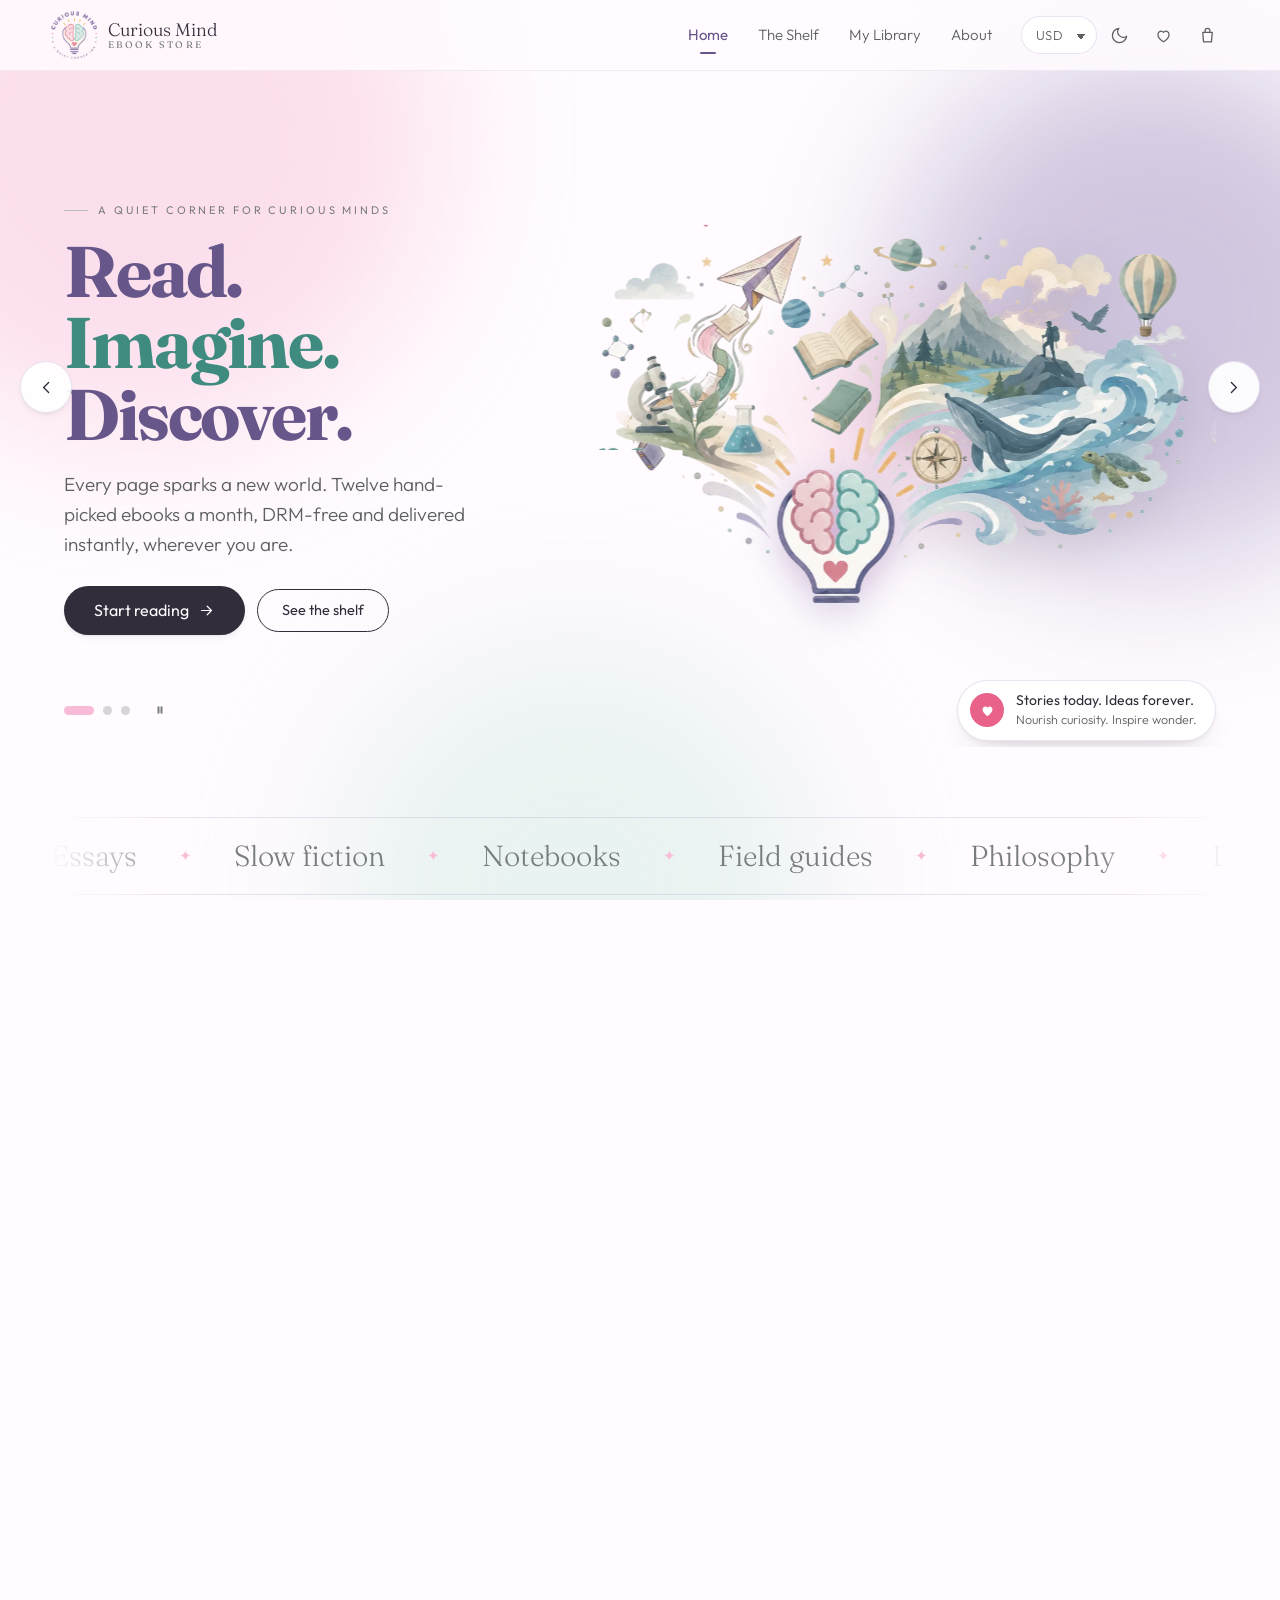
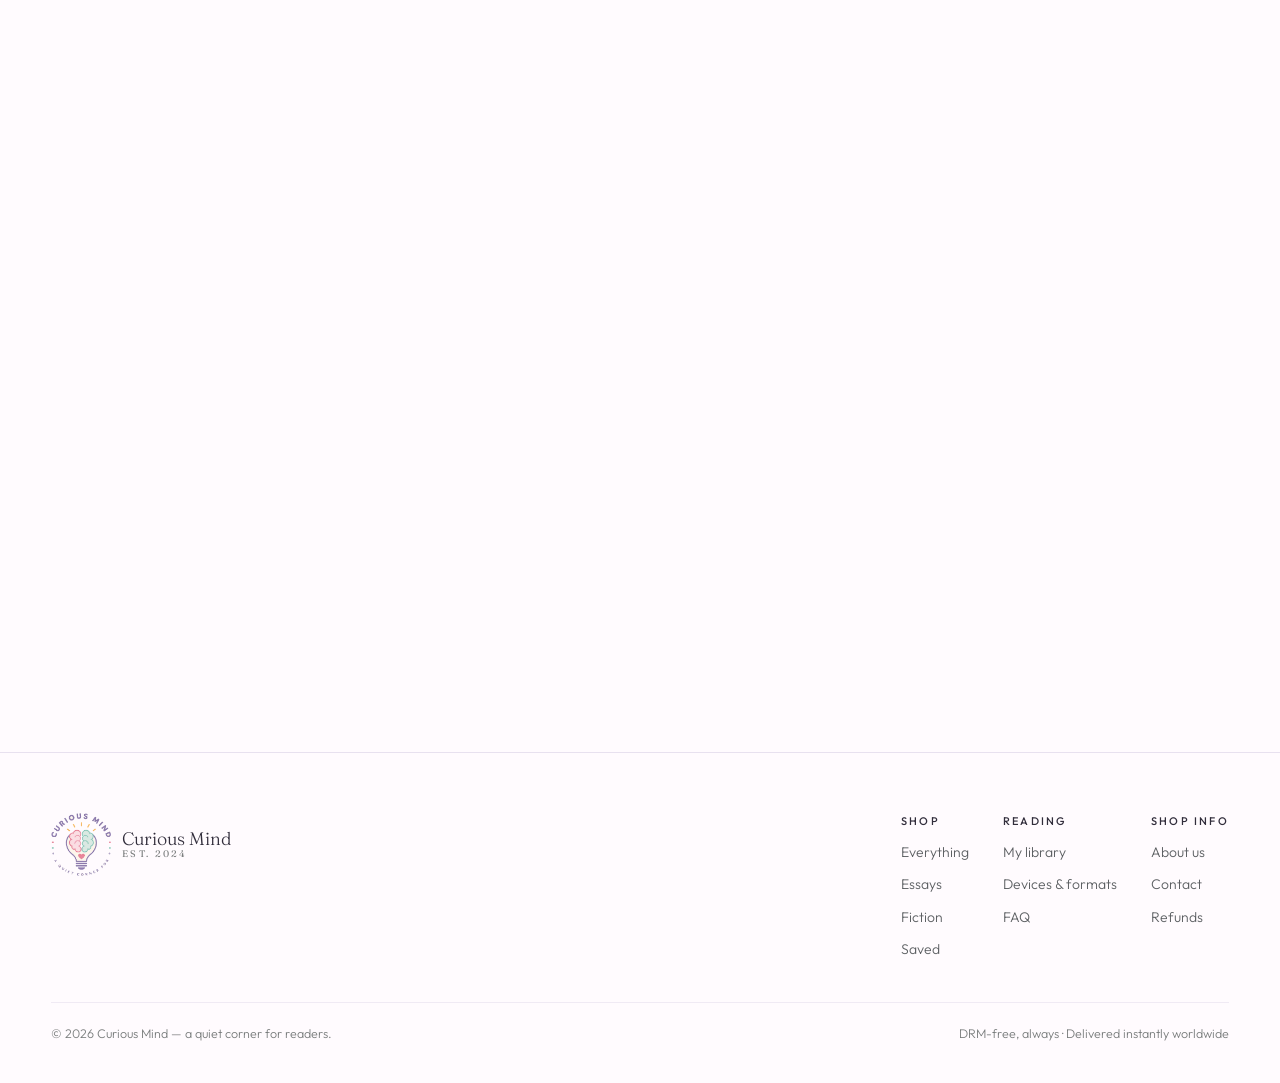
<file: index.html>
<!doctype html>
<html lang="en">
<head>
<meta charset="utf-8">
<meta name="viewport" content="width=device-width, initial-scale=1">
<title>Curious Mind — a quiet corner for ebooks</title>
<meta name="description" content="A small ebook store for slow readers. Twelve hand-picked, DRM-free titles a month, delivered instantly worldwide.">
<meta name="theme-color" content="#FFFBFE" media="(prefers-color-scheme: light)">
<meta name="theme-color" content="#15131c" media="(prefers-color-scheme: dark)">
<meta property="og:type" content="website">
<meta property="og:locale" content="en_US">
<meta property="og:site_name" content="Curious Mind">
<meta property="og:title" content="Curious Mind — a quiet corner for curious minds">
<meta property="og:description" content="Stories today. Ideas forever. A small ebook shop: twelve hand-picked, DRM-free books a month, delivered instantly worldwide.">
<meta property="og:url" content="https://digitaldotdeveloper.github.io/curious-mind/">
<meta property="og:image" content="https://digitaldotdeveloper.github.io/curious-mind/assets/og.jpg?v=2">
<meta property="og:image:secure_url" content="https://digitaldotdeveloper.github.io/curious-mind/assets/og.jpg?v=2">
<meta property="og:image:type" content="image/jpeg">
<meta property="og:image:width" content="1200">
<meta property="og:image:height" content="630">
<meta property="og:image:alt" content="Curious Mind — a lightbulb pouring out books, mountains, a whale and a hot-air balloon">
<meta name="twitter:card" content="summary_large_image">
<meta name="twitter:title" content="Curious Mind — a quiet corner for curious minds">
<meta name="twitter:description" content="Stories today. Ideas forever. A small ebook shop: twelve hand-picked, DRM-free books a month, delivered instantly worldwide.">
<meta name="twitter:image" content="https://digitaldotdeveloper.github.io/curious-mind/assets/og.jpg?v=2">
<link rel="canonical" href="https://digitaldotdeveloper.github.io/curious-mind/">
<style>
.pl{position:fixed;inset:0;z-index:9999;display:flex;align-items:center;justify-content:center;
  background:#FFFBFE;transition:opacity .5s cubic-bezier(.22,1,.36,1),visibility .5s}
.pl-off{opacity:0;visibility:hidden;pointer-events:none}
.pl-in{display:flex;flex-direction:column;align-items:center;gap:16px;text-align:center;padding:24px}
.pl img{width:92px;height:auto}
.pl-name{font-family:Georgia,'Times New Roman',serif;font-size:21px;color:#312d3b}
.pl-slogan{margin-top:5px;font-size:10.5px;letter-spacing:.26em;text-transform:uppercase;color:#7A7D7D}
.pl-bar{width:170px;height:3px;border-radius:3px;background:rgba(151,133,185,.22);overflow:hidden}
.pl-fill{display:block;height:100%;width:100%;transform-origin:0 50%;transform:scaleX(0);
  background:linear-gradient(90deg,#9785B9,#F8BBD7);animation:plload 5s cubic-bezier(.15,.85,.25,1) forwards}
@keyframes plload{0%{transform:scaleX(.04)}55%{transform:scaleX(.72)}100%{transform:scaleX(.94)}}
.pl-done .pl-fill{animation:none;transform:scaleX(1);transition:transform .25s ease-out}
body.pl-lock{overflow:hidden}
@media (prefers-color-scheme:dark){
  .pl{background:#15131c}.pl-name{color:#f3effa}.pl-slogan{color:#8f8a9c}
}
@media (prefers-reduced-motion:reduce){.pl-fill{animation:none;transform:scaleX(.9)}}
</style>
<link rel="icon" href="assets/favicon.ico">
<link rel="apple-touch-icon" href="assets/logo-180.png">
<link rel="preconnect" href="https://fonts.googleapis.com">
<link rel="preconnect" href="https://fonts.gstatic.com" crossorigin>
<link rel="preload" as="style" href="https://fonts.googleapis.com/css2?family=Fraunces:ital,opsz,wght@0,9..144,300;0,9..144,500;0,9..144,700;1,9..144,300;1,9..144,500&family=Outfit:wght@300;400;500;600&display=swap" onload="this.onload=null;this.rel='stylesheet'">
<noscript><link rel="stylesheet" href="https://fonts.googleapis.com/css2?family=Fraunces:ital,opsz,wght@0,9..144,300;0,9..144,500;0,9..144,700;1,9..144,300;1,9..144,500&family=Outfit:wght@300;400;500;600&display=swap"></noscript>
<link rel="preload" as="image" href="assets/layers/layer-scene.webp" fetchpriority="high">
<link rel="preload" as="image" href="assets/layers/layer-bulb.webp" fetchpriority="high">
<link rel="stylesheet" href="assets/curious.min.css?v=7703edbb">
</head>
<body class="pl-lock">
<div class="pl" id="cmload" role="status" aria-label="Loading Curious Mind">
  <div class="pl-in">
    <img src="assets/logo.webp" alt="" width="92" height="96" fetchpriority="high">
    <div>
      <div class="pl-name">Curious Mind</div>
      <div class="pl-slogan">Stories today. Ideas forever.</div>
    </div>
    <div class="pl-bar"><i class="pl-fill"></i></div>
  </div>
</div>
<script>
(function(){
  var box=document.getElementById('cmload'); if(!box) return;
  var done=false;
  function finish(){
    if(done) return; done=true;
    box.classList.add('pl-done');
    setTimeout(function(){
      box.classList.add('pl-off');
      document.body.classList.remove('pl-lock');
      setTimeout(function(){ if(box.parentNode) box.parentNode.removeChild(box); },600);
    },180);
  }
  window.CMload={finish:finish};
  var imgs=[].slice.call(document.images).filter(function(i){ return i.loading!=='lazy'; });
  var left=imgs.length+1;
  function tick(){ if(--left<=0) finish(); }
  imgs.forEach(function(i){
    if(i.complete && i.naturalWidth>0) return tick();
    i.addEventListener('load',tick,{once:true});
    i.addEventListener('error',tick,{once:true});
  });
  if(document.fonts&&document.fonts.ready) document.fonts.ready.then(tick)['catch'](tick); else tick();
  window.addEventListener('load',function(){ setTimeout(finish,60); });
  var since=(performance&&performance.now)?performance.now():0;
  setTimeout(finish, Math.max(600, 5000-since));   /* from navigation, so a slow
     start does not extend the wait — nothing may ever trap the reader */
})();
</script>
<noscript><style>.pl{display:none}body.pl-lock{overflow:auto}</style></noscript>

<a class="skip" href="#main">Skip to content</a>

<main id="main">
  <section class="hero3d shell" id="hero" aria-roledescription="carousel" aria-label="Curious Mind highlights">
    <div class="h3-viewport" id="h3view">

      <!-- 1 · the illustration -->
      <article class="h3-slide" data-i="0" aria-label="Slide 1 of 3">
        <div class="h3-copy">
          <span class="eyebrow anim"><i></i> A quiet corner for curious minds</span>
          <h2 class="anim"><span class="l1">Read.</span><span class="l2">Imagine.</span><span class="l3">Discover.</span></h2>
          <p class="sub anim">Every page sparks a new world. Twelve hand-picked ebooks a month, DRM-free and delivered instantly, wherever you are.</p>
          <span class="h3-cta anim">
            <a class="btn btn-primary btn-lg" href="shop.html">Start reading <svg viewBox="0 0 24 24"><path d="M5 12h14M13 6l6 6-6 6"/></svg></a>
            <a class="btn btn-ghost" href="#twelve">See the shelf</a>
          </span>
        </div>
        <div class="h3-art">
          <div class="dlayer" data-depth="0.25" style="transform:translateZ(-170px)"><span class="glowblob"></span></div>
          <div class="hero-layers" id="heroLayers" role="img" aria-label="A lightbulb with a brain inside, from which a paper aeroplane, books, mountains, a whale and a hot-air balloon pour out">
            <span class="hl-item hl-sky" style="left:0.348%;top:0.000%;width:82.261%;--z:-260px;--dur:17s;--dy:-10px;--dx:8px;--rot:0deg;--del:0s" data-depth="0.35" data-par="0.20"><img src="assets/layers/layer-sky.webp" alt="" width="946" height="256" loading="lazy" decoding="async"></span>
            <span class="hl-item hl-balloon" style="left:84.261%;top:7.660%;width:10.522%;--z:-200px;--dur:13s;--dy:-26px;--dx:12px;--rot:2.5deg;--del:1.1s" data-depth="0.51" data-par="0.26"><img src="assets/layers/layer-balloon.webp" alt="" width="121" height="194" loading="lazy" decoding="async"></span>
            <span class="hl-item hl-scene" style="left:42.957%;top:5.816%;width:52.696%;--z:-120px;--dur:15s;--dy:-8px;--dx:0px;--rot:0deg;--del:0.4s" data-depth="0.67" data-par="0.13"><img src="assets/layers/layer-scene.webp" alt="" width="606" height="560" loading="eager" decoding="async"></span>
            <span class="hl-item hl-plane" style="left:4.652%;top:2.553%;width:28.435%;--z:-40px;--dur:9s;--dy:-24px;--dx:16px;--rot:3deg;--del:0.2s" data-depth="0.83" data-par="0.30"><img src="assets/layers/layer-plane.webp" alt="" width="327" height="440" loading="lazy" decoding="async"></span>
            <span class="hl-item hl-books" style="left:31.304%;top:22.553%;width:28.522%;--z:20px;--dur:11s;--dy:-18px;--dx:-8px;--rot:-2deg;--del:0.8s" data-depth="0.99" data-par="0.22"><img src="assets/layers/layer-books.webp" alt="" width="328" height="328" loading="lazy" decoding="async"></span>
            <span class="hl-item hl-lab" style="left:2.609%;top:34.468%;width:29.478%;--z:0px;--dur:14s;--dy:-11px;--dx:-6px;--rot:1.2deg;--del:1.5s" data-depth="1.15" data-par="0.16"><img src="assets/layers/layer-lab.webp" alt="" width="339" height="318" loading="lazy" decoding="async"></span>
            <span class="hl-item hl-sparks" style="left:0.000%;top:36.879%;width:100.000%;--z:60px;--dur:10s;--dy:-14px;--dx:6px;--rot:0deg;--del:0.6s" data-depth="1.31" data-par="0.24"><img src="assets/layers/layer-sparks.webp" alt="" width="1150" height="362" loading="lazy" decoding="async"></span>
            <span class="hl-item hl-bulb" style="left:28.696%;top:64.539%;width:19.304%;--z:90px;--dur:7s;--dy:-9px;--dx:0px;--rot:0deg;--del:0s" data-depth="1.47" data-par="0.08"><img src="assets/layers/layer-bulb.webp" alt="" width="222" height="250" loading="eager" decoding="async"></span>
          </div>
        </div>
      </article>

      <!-- 2 · the 3D shelf -->
      <article class="h3-slide" data-i="1" aria-label="Slide 2 of 3">
        <div class="h3-copy">
          <span class="eyebrow anim"><i></i> This month&rsquo;s shelf</span>
          <h2 class="anim"><span class="l1">Twelve books.</span><span class="l2">One shelf.</span><span class="l3">No algorithm.</span></h2>
          <p class="sub anim">One shelf, twelve titles, chosen by a person. If something goes on, something else comes off — every cover below opens its own book.</p>
          <span class="h3-cta anim">
            <a class="btn btn-primary btn-lg" href="shop.html">Browse all twelve</a>
            <a class="btn btn-ghost" id="frontRead" href="shop.html">Read chapter one</a>
          </span>
        </div>
        <div class="h3-art">
          <div class="dlayer" data-depth="0.22" style="transform:translateZ(-170px)"><span class="glowblob"></span></div>
          <div class="hero-layers scene-shelf" role="img" aria-label="A floating bookshelf with books, an open book, a paper aeroplane, spectacles and a reading lamp drifting around it">
            <span class="hl-item" style="left:25.781%;top:36.364%;width:48.438%;--z:-20px;--dur:13s;--dy:-6px;--dx:0px;--rot:0deg;--del:0.0s" data-depth="0.35" data-par="0.10"><img src="assets/scenes/shelf/obj01.webp" alt="" width="496" height="142" loading="lazy" decoding="async"></span>
            <span class="hl-item" style="left:13.379%;top:6.993%;width:15.527%;--z:-94px;--dur:10.1s;--dy:-18px;--dx:14px;--rot:2.4deg;--del:0.5s" data-depth="0.49" data-par="0.23"><img src="assets/scenes/shelf/obj05.webp" alt="" width="159" height="159" loading="lazy" decoding="async"></span>
            <span class="hl-item" style="left:63.574%;top:7.168%;width:20.801%;--z:-48px;--dur:11.7s;--dy:-15px;--dx:-12px;--rot:2.1deg;--del:0.9s" data-depth="0.63" data-par="0.20"><img src="assets/scenes/shelf/obj02.webp" alt="" width="213" height="151" loading="lazy" decoding="async"></span>
            <span class="hl-item" style="left:37.988%;top:12.587%;width:13.379%;--z:-2px;--dur:13.3s;--dy:-25px;--dx:17px;--rot:-3.3deg;--del:1.4s" data-depth="0.77" data-par="0.31"><img src="assets/scenes/shelf/obj09.webp" alt="" width="137" height="79" loading="lazy" decoding="async"></span>
            <span class="hl-item" style="left:4.785%;top:29.371%;width:8.594%;--z:44px;--dur:14.9s;--dy:-26px;--dx:-17px;--rot:3.3deg;--del:1.8s" data-depth="0.91" data-par="0.31"><img src="assets/scenes/shelf/obj10.webp" alt="" width="88" height="88" loading="lazy" decoding="async"></span>
            <span class="hl-item" style="left:80.469%;top:36.364%;width:14.844%;--z:90px;--dur:8.5s;--dy:-20px;--dx:15px;--rot:2.7deg;--del:2.2s" data-depth="1.05" data-par="0.26"><img src="assets/scenes/shelf/obj06.webp" alt="" width="152" height="137" loading="lazy" decoding="async"></span>
            <span class="hl-item" style="left:8.887%;top:60.839%;width:16.602%;--z:136px;--dur:10.1s;--dy:-16px;--dx:-13px;--rot:-2.2deg;--del:0.0s" data-depth="1.19" data-par="0.21"><img src="assets/scenes/shelf/obj03.webp" alt="" width="170" height="156" loading="lazy" decoding="async"></span>
            <span class="hl-item" style="left:77.637%;top:67.133%;width:15.918%;--z:182px;--dur:11.7s;--dy:-18px;--dx:14px;--rot:2.4deg;--del:0.5s" data-depth="1.33" data-par="0.23"><img src="assets/scenes/shelf/obj04.webp" alt="" width="163" height="144" loading="lazy" decoding="async"></span>
            <span class="hl-item" style="left:62.500%;top:67.133%;width:10.059%;--z:228px;--dur:13.3s;--dy:-25px;--dx:-17px;--rot:3.2deg;--del:0.9s" data-depth="1.47" data-par="0.30"><img src="assets/scenes/shelf/obj08.webp" alt="" width="103" height="143" loading="lazy" decoding="async"></span>
            <span class="hl-item" style="left:50.781%;top:67.308%;width:9.277%;--z:274px;--dur:14.9s;--dy:-26px;--dx:17px;--rot:-3.3deg;--del:1.4s" data-depth="1.61" data-par="0.32"><img src="assets/scenes/shelf/obj11.webp" alt="" width="95" height="64" loading="lazy" decoding="async"></span>
            <span class="hl-item" style="left:35.156%;top:68.531%;width:13.281%;--z:320px;--dur:8.5s;--dy:-21px;--dx:-15px;--rot:2.7deg;--del:1.8s" data-depth="1.75" data-par="0.26"><img src="assets/scenes/shelf/obj07.webp" alt="" width="136" height="136" loading="lazy" decoding="async"></span>
            <span class="hl-item" style="left:4.688%;top:8.741%;width:90.625%;--z:70px;--dur:12s;--dy:-10px;--dx:5px;--rot:0deg;--del:2.2s" data-depth="1.89" data-par="0.22"><img src="assets/scenes/shelf/dust.webp" alt="" width="928" height="486" loading="lazy" decoding="async"></span>
          </div>
        </div>
      </article>

      <!-- 3 · the open book -->
      <article class="h3-slide" data-i="2" aria-label="Slide 3 of 3">
        <div class="h3-copy">
          <span class="eyebrow anim"><i></i> Try before you buy</span>
          <h2 class="anim"><span class="l1">Chapter one</span><span class="l2">is always</span><span class="l3">free.</span></h2>
          <p class="sub anim">Open any book and read the first chapter in full — no account, no card, no countdown. Decide with your own eyes.</p>
          <span class="h3-cta anim">
            <a class="btn btn-primary btn-lg" id="sampleBtn" href="shop.html">Read a chapter now</a>
            <a class="btn btn-ghost" href="about.html#faq">How it works</a>
          </span>
        </div>
        <div class="h3-art">
          <div class="dlayer" data-depth="0.22" style="transform:translateZ(-170px)"><span class="glowblob"></span></div>
          <div class="hero-layers scene-chapter" role="img" aria-label="An open book with a lighthouse, a whale, a paper boat, a small house, birds and a crescent moon rising out of it">
            <span class="hl-item" style="left:10.938%;top:59.091%;width:85.059%;--z:-20px;--dur:13s;--dy:-6px;--dx:0px;--rot:0deg;--del:0.0s" data-depth="0.35" data-par="0.10"><img src="assets/scenes/chapter/obj01.webp" alt="" width="871" height="222" loading="lazy" decoding="async"></span>
            <span class="hl-item" style="left:39.844%;top:9.790%;width:16.504%;--z:-94px;--dur:10.1s;--dy:-21px;--dx:15px;--rot:2.8deg;--del:0.5s" data-depth="0.49" data-par="0.27"><img src="assets/scenes/chapter/obj04.webp" alt="" width="169" height="132" loading="lazy" decoding="async"></span>
            <span class="hl-item" style="left:22.266%;top:22.028%;width:12.891%;--z:-48px;--dur:11.7s;--dy:-20px;--dx:-14px;--rot:2.6deg;--del:0.9s" data-depth="0.63" data-par="0.25"><img src="assets/scenes/chapter/obj03.webp" alt="" width="132" height="194" loading="lazy" decoding="async"></span>
            <span class="hl-item" style="left:75.879%;top:25.699%;width:23.145%;--z:-2px;--dur:13.3s;--dy:-27px;--dx:18px;--rot:-3.5deg;--del:1.4s" data-depth="0.77" data-par="0.33"><img src="assets/scenes/chapter/obj07.webp" alt="" width="237" height="80" loading="lazy" decoding="async"></span>
            <span class="hl-item" style="left:69.141%;top:29.371%;width:4.980%;--z:44px;--dur:14.9s;--dy:-28px;--dx:-18px;--rot:3.5deg;--del:1.8s" data-depth="0.91" data-par="0.33"><img src="assets/scenes/chapter/obj08.webp" alt="" width="51" height="42" loading="lazy" decoding="async"></span>
            <span class="hl-item" style="left:44.531%;top:33.566%;width:18.750%;--z:90px;--dur:8.5s;--dy:-19px;--dx:14px;--rot:2.6deg;--del:2.2s" data-depth="1.05" data-par="0.25"><img src="assets/scenes/chapter/obj02.webp" alt="" width="192" height="128" loading="lazy" decoding="async"></span>
            <span class="hl-item" style="left:65.625%;top:39.685%;width:10.742%;--z:136px;--dur:10.1s;--dy:-22px;--dx:-16px;--rot:-2.9deg;--del:0.0s" data-depth="1.19" data-par="0.28"><img src="assets/scenes/chapter/obj05.webp" alt="" width="110" height="109" loading="lazy" decoding="async"></span>
            <span class="hl-item" style="left:37.500%;top:47.378%;width:11.523%;--z:182px;--dur:11.7s;--dy:-24px;--dx:17px;--rot:3.2deg;--del:0.5s" data-depth="1.33" data-par="0.30"><img src="assets/scenes/chapter/obj06.webp" alt="" width="118" height="97" loading="lazy" decoding="async"></span>
            <span class="hl-item" style="left:0.000%;top:4.196%;width:97.070%;--z:70px;--dur:12s;--dy:-10px;--dx:5px;--rot:0deg;--del:0.9s" data-depth="1.47" data-par="0.22"><img src="assets/scenes/chapter/dust.webp" alt="" width="994" height="548" loading="lazy" decoding="async"></span>
          </div>
        </div>
      </article>

    </div>

    <button class="h3-arw p" id="h3prev" aria-label="Previous slide"><svg viewBox="0 0 24 24"><path d="M15 5l-7 7 7 7"/></svg></button>
    <button class="h3-arw n" id="h3next" aria-label="Next slide"><svg viewBox="0 0 24 24"><path d="M9 5l7 7-7 7"/></svg></button>

    <div class="h3-foot">
      <div class="h3-dots" id="h3dots" role="tablist" aria-label="Choose a slide"></div>
      <button class="h3-play" id="h3play" aria-label="Pause the slideshow" aria-pressed="false"></button>
      <a class="h3-pill" href="about.html">
        <span class="ph"><svg viewBox="0 0 24 24"><path d="M12 20s-7-4.6-7-9.4A3.9 3.9 0 0 1 12 8a3.9 3.9 0 0 1 7 2.6C19 15.4 12 20 12 20z"/></svg></span>
        <span><b>Stories today. Ideas forever.</b><span>Nourish curiosity. Inspire wonder.</span></span>
      </a>
    </div>
  </section>

  <div class="shell" id="resumeSlot" style="margin-top:28px"></div>

  <div class="marq shell" aria-hidden="true" style="margin-top:70px">
    <ul>
      <li>Essays</li><li>Slow fiction</li><li>Notebooks</li><li>Field guides</li><li>Philosophy</li><li>Design</li>
      <li>Essays</li><li>Slow fiction</li><li>Notebooks</li><li>Field guides</li><li>Philosophy</li><li>Design</li>
    </ul>
  </div>

  <section class="section shell" id="twelve">
    <div class="shead reveal">
      <div>
        <h2>This month's <em>twelve</em></h2>
        <p>The whole shelf. If something goes on it, something else comes off.</p>
      </div>
      <a class="btn btn-quiet" href="shop.html">Browse the shelf <svg viewBox="0 0 24 24"><path d="M5 12h14M13 6l6 6-6 6"/></svg></a>
    </div>
    <div class="grid-books" id="homeGrid"></div>
  </section>

  <section class="section-sm shell">
    <div class="shead reveal">
      <div>
        <h2>Small shop, <em>strong opinions</em></h2>
        <p>Everything here was read cover to cover by an actual person before it earned a place on the shelf.</p>
      </div>
    </div>
    <div class="grid-tiles">
      <div class="tile reveal"><div class="n">01</div><h3>Read anywhere</h3><p>DRM-free EPUB and PDF. Yours forever, on any device you own — no app and no account required to open the file.</p></div>
      <div class="tile reveal"><div class="n">02</div><h3>Delivered worldwide</h3><p>Instant download in 70+ countries, priced in your own currency, with local tax handled at checkout.</p></div>
      <div class="tile reveal"><div class="n">03</div><h3>Chapter one is free</h3><p>Every title opens before you pay. Decide with your own eyes instead of a five-star average from strangers.</p></div>
      <div class="tile reveal"><div class="n">04</div><h3>Authors keep 70%</h3><p>Most of what you pay goes straight to the person who wrote the thing. The rest keeps the lights on here.</p></div>
    </div>
  </section>

  <section class="quote-block shell reveal">
    <blockquote>&ldquo;I came for one book and stayed for the taste.&rdquo;</blockquote>
    <cite>Nadia R. — Beirut, member since 2024</cite>
  </section>

  <section class="section-sm shell" id="letter">
    <div class="cta-band reveal">
      <span class="orb" aria-hidden="true"></span>
      <h2>One letter. Every Sunday.</h2>
      <p>A short note on what we're reading, one passage worth underlining, and the single title we'd hand you if you walked in.</p>
      <form class="inline-form" id="newsletter" novalidate>
        <label class="sr" for="nl-email">Email address</label>
        <input class="input" id="nl-email" type="email" placeholder="you@example.com" required>
        <button class="btn btn-primary" type="submit">Join the shelf</button>
      </form>
    </div>
  </section>
</main>

<script src="assets/data.js?v=9f23a523"></script>
<script src="assets/app.js?v=a93cde91"></script>
<script>
CM.boot(function(){
  var reduce=matchMedia("(prefers-reduced-motion:reduce)").matches;

  /* ================= 3D hero slider ================= */
  var hero=CM.$("#hero"), view=CM.$("#h3view");
  var slides=CM.$$(".h3-slide",view), NS=slides.length;
  var cur=0, playing=!reduce, autoTimer=null, userStopped=false;
  var dots=CM.$("#h3dots");

  slides.forEach(function(s,i){
    var d=CM.el("button"); d.type="button"; d.setAttribute("role","tab");
    d.setAttribute("aria-label","Slide "+(i+1));
    d.addEventListener("click",function(){ show(i); bump(); });
    dots.appendChild(d);
  });

  function layout(){
    slides.forEach(function(s,i){
      var off=i-cur;
      if(off> NS/2) off-=NS;
      if(off<-NS/2) off+=NS;
      var on = off===0;
      var x = off*58, ry = off*-30, z = on?0:-380, sc = on?1:.88;
      s.style.transform = "translate3d("+x+"%,0,"+z+"px) rotateY("+ry+"deg) scale("+sc+")";
      s.style.opacity = on?"1":"0";
      s.style.zIndex = on?"5":"1";
      s.classList.toggle("on",on);
      s.setAttribute("aria-hidden", on?"false":"true");
      CM.$$("a,button",s).forEach(function(f){ f.tabIndex = on?0:-1; });
    });
    Array.prototype.forEach.call(dots.children,function(d,i){
      d.setAttribute("aria-current", i===cur?"true":"false");
    });
  }
  var heroMQ = matchMedia("(max-width:900px)");
  function show(i){
    cur=((i%NS)+NS)%NS;
    layout();
    /* On phones only the live slide is in the layout, so swapping to a shorter
       one leaves the page scrolled past the headline. Pull the hero back up. */
    if(heroMQ.matches){
      var hdr = document.querySelector(".site-header");
      var off = (hdr ? hdr.getBoundingClientRect().height : 0) + 10;
      var top = hero.getBoundingClientRect().top + scrollY - off;
      if(scrollY > top) scrollTo({top:Math.max(0,top), behavior:"smooth"});
    }
  }
  function next(){ show(cur+1); }
  function prev(){ show(cur-1); }

  CM.$("#h3next").addEventListener("click",function(){ next(); bump(); });
  CM.$("#h3prev").addEventListener("click",function(){ prev(); bump(); });
  hero.addEventListener("keydown",function(e){
    if(e.key==="ArrowRight"){ next(); bump(); e.preventDefault(); }
    if(e.key==="ArrowLeft"){ prev(); bump(); e.preventDefault(); }
  });

  var PLAY='<svg viewBox="0 0 24 24"><path d="M8 5l11 7-11 7z"/></svg>',
      PAUSE='<svg viewBox="0 0 24 24"><path d="M7 5h4v14H7zM13 5h4v14h-4z"/></svg>';
  var playBtn=CM.$("#h3play");
  function paintPlay(){
    playBtn.innerHTML = playing?PAUSE:PLAY;
    playBtn.setAttribute("aria-label", playing?"Pause the slideshow":"Play the slideshow");
    playBtn.setAttribute("aria-pressed", playing?"false":"true");
  }
  function startAuto(){ if(!playing||userStopped||autoTimer) return;
    autoTimer=setInterval(function(){ if(!document.hidden) next(); },7000); }
  function stopAuto(){ clearInterval(autoTimer); autoTimer=null; }
  function bump(){ stopAuto(); startAuto(); }
  playBtn.addEventListener("click",function(){
    playing=!playing; paintPlay(); if(playing){ userStopped=false; startAuto(); } else stopAuto();
  });
  hero.addEventListener("mouseenter",stopAuto);
  hero.addEventListener("mouseleave",startAuto);
  hero.addEventListener("focusin",stopAuto);
  document.addEventListener("visibilitychange",function(){ document.hidden?stopAuto():startAuto(); });
  paintPlay(); layout(); startAuto();

  /* swipe between slides (ignored inside the shelf, which has its own drag) */
  var sx=0, sy=0, sw=false;
  hero.addEventListener("touchstart",function(e){
    if(e.target.closest("#flow")) return;
    sw=true; sx=e.touches[0].clientX; sy=e.touches[0].clientY;
  },{passive:true});
  hero.addEventListener("touchend",function(e){
    if(!sw) return; sw=false;
    var dx=e.changedTouches[0].clientX-sx, dy=e.changedTouches[0].clientY-sy;
    if(Math.abs(dx)>48 && Math.abs(dx)>Math.abs(dy)*1.4){ if(dx<0) next(); else prev(); bump(); }
  });

  /* pointer parallax — each .dlayer moves by its own depth, in real 3D */
  if(!reduce && matchMedia("(pointer:fine)").matches){
    var tx=0, ty=0, cx=0, cy=0, raf=null;
    var layers=CM.$$(".dlayer,.hl-item",hero).map(function(l){
      var m=/translateZ\((-?[\d.]+)px\)/.exec(l.style.transform||"");
      return { el:l, z:(m?m[1]:"0"), d:parseFloat(l.getAttribute("data-depth"))||0.5,
               item:l.classList.contains("hl-item") };
    });
    function tick(){
      cx+=(tx-cx)*.08; cy+=(ty-cy)*.08;
      layers.forEach(function(L){
        if(L.item){
          /* per-layer: hand the offsets to CSS so idle float and scroll parallax still apply */
          L.el.style.setProperty("--px", (-cx*L.d*30).toFixed(1)+"px");
          L.el.style.setProperty("--py", (-cy*L.d*20).toFixed(1)+"px");
        } else {
          L.el.style.transform="translateZ("+L.z+"px) translate3d("+(-cx*L.d*26)+"px,"+(-cy*L.d*18)+"px,0) "+
            "rotateY("+(cx*L.d*5)+"deg) rotateX("+(-cy*L.d*4)+"deg)";
        }
      });
      if(Math.abs(tx-cx)>.0008||Math.abs(ty-cy)>.0008) raf=requestAnimationFrame(tick); else raf=null;
    }
    hero.addEventListener("pointermove",function(e){
      var r=hero.getBoundingClientRect();
      tx=((e.clientX-r.left)/r.width-.5)*2;
      ty=((e.clientY-r.top)/r.height-.5)*2;
      if(!raf) raf=requestAnimationFrame(tick);
    });
    hero.addEventListener("pointerleave",function(){ tx=0; ty=0; if(!raf) raf=requestAnimationFrame(tick); });
  }

  /* The two hero CTAs point at the featured title. The interactive covers —
     each opening its own book — live in the grid directly below and on the
     shelf page; the hero slides carry the illustrations now. */
  (function(){
    var lead = CATALOGUE.filter(function(b){ return b.featured; })[0] || CATALOGUE[0];
    var fr = CM.$("#frontRead"), sb = CM.$("#sampleBtn");
    if(fr){ fr.href = "read.html?id=" + lead.id;
            fr.setAttribute("aria-label", "Read chapter one of " + lead.title); }
    if(sb){ sb.href = "read.html?id=" + lead.id;
            sb.setAttribute("aria-label", "Read chapter one of " + lead.title); }
  })();

  /* ---------- continue reading ---------- */
  (function paintResume(){
    var p=CM.progress(), best=null;
    Object.keys(p).forEach(function(id){ if(p[id]>2 && p[id]<97 && (!best||p[id]>p[best])) best=id; });
    var slot=CM.$("#resumeSlot");
    if(!best) return;
    var b=CM.book(best); if(!b) return;
    slot.innerHTML='<div class="resume reveal"><div class="rc">'+CM.coverHTML(b)+'</div>'+
      '<div class="rt"><span class="kicker">Continue reading</span><b>'+CM.esc(b.title)+'</b>'+
      '<span>'+Math.round(p[best])+'% through chapter one</span>'+
      '<div class="bar"><i style="width:'+p[best]+'%"></i></div></div>'+
      '<a class="btn btn-primary" href="read.html?id='+b.id+'">Pick up where you left off</a></div>';
    CM.reveal(slot);
  })();

  /* ---------- the twelve ---------- */
  var grid=CM.$("#homeGrid");
  function paintGrid(){ grid.innerHTML=CATALOGUE.map(CM.bookCard).join(""); CM.reveal(grid); }
  paintGrid();
  document.addEventListener("cm:currency",paintGrid);
  document.addEventListener("cm:cart",paintGrid);

  CM.$("#newsletter").addEventListener("submit",function(e){
    e.preventDefault();
    var i=CM.$("#nl-email");
    if(!i.checkValidity()){ i.classList.add("bad"); i.focus(); return; }
    i.classList.remove("bad");
    var btn=this.querySelector("button");
    btn.textContent="Welcome in ✦"; btn.disabled=true; i.disabled=true;
    CM.toast("You're on the list — first letter this Sunday.");
  });
});
</script>
</body>
</html>
</file>
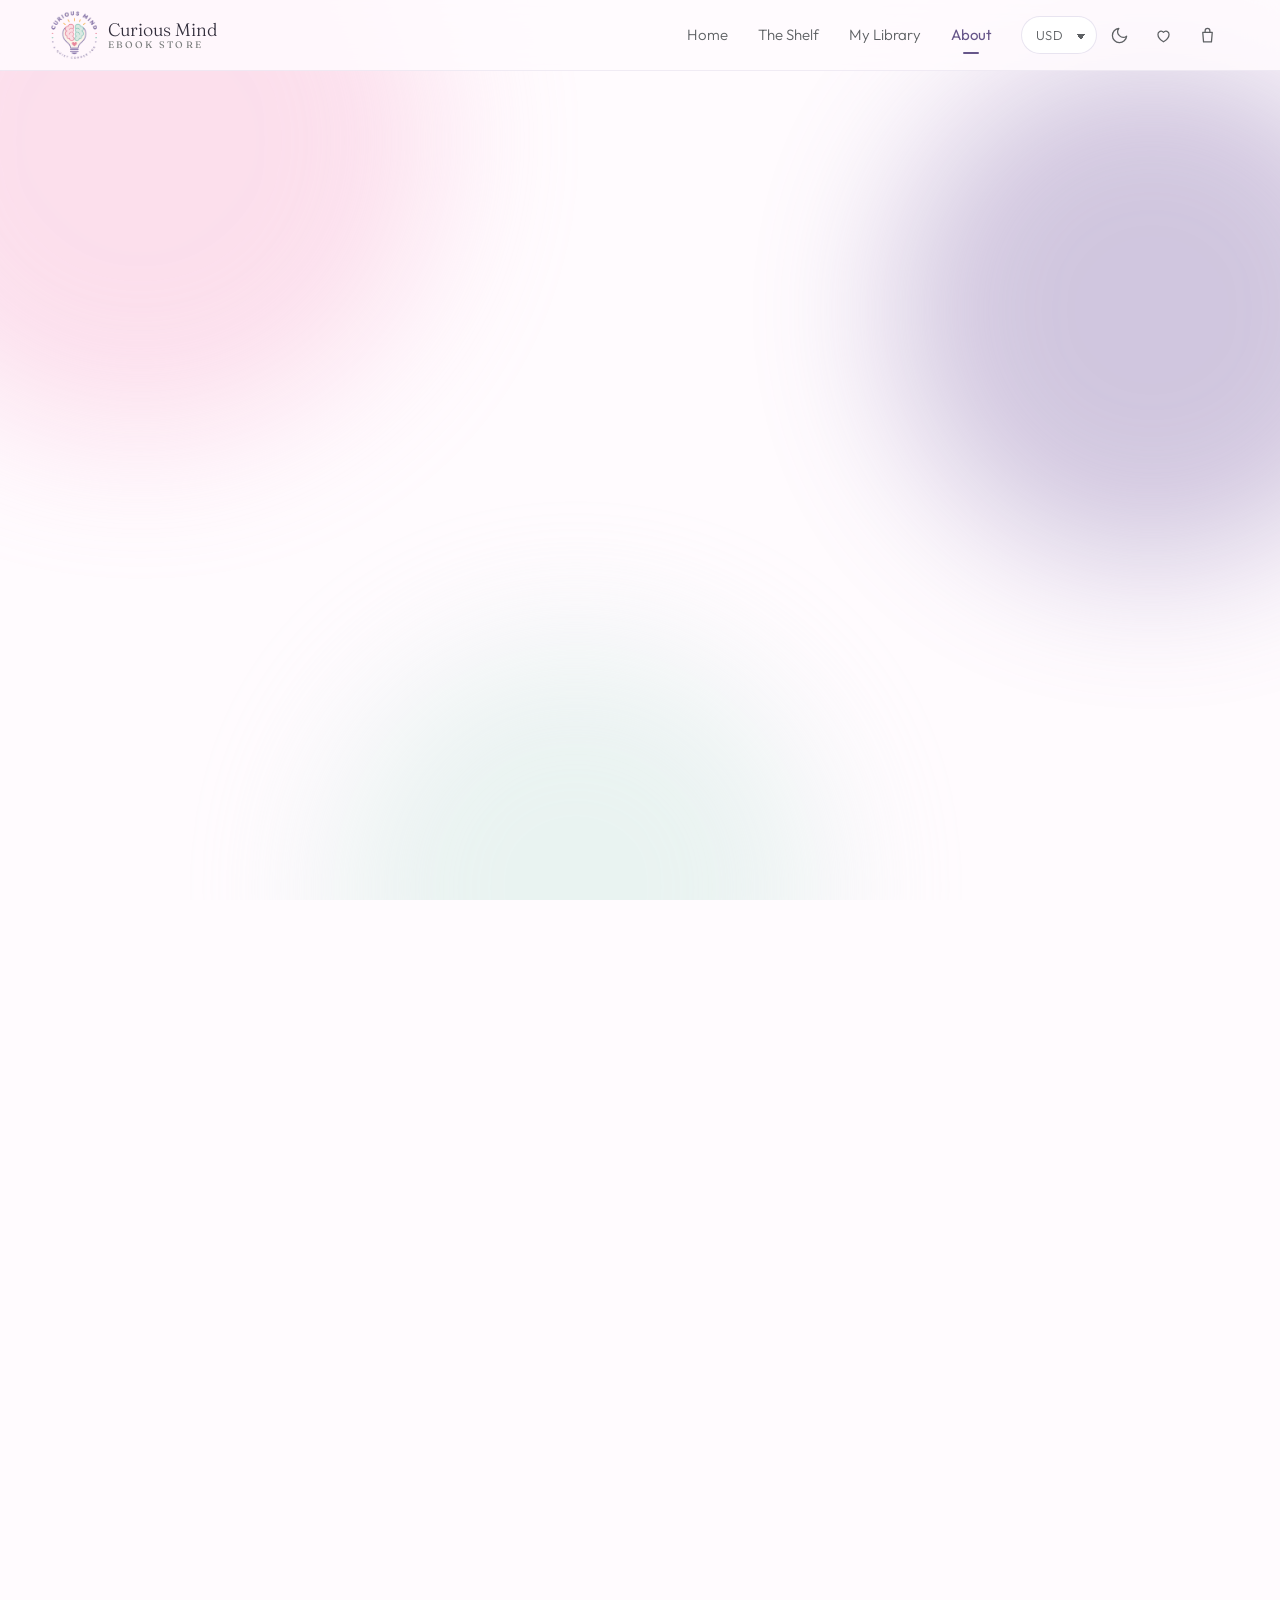
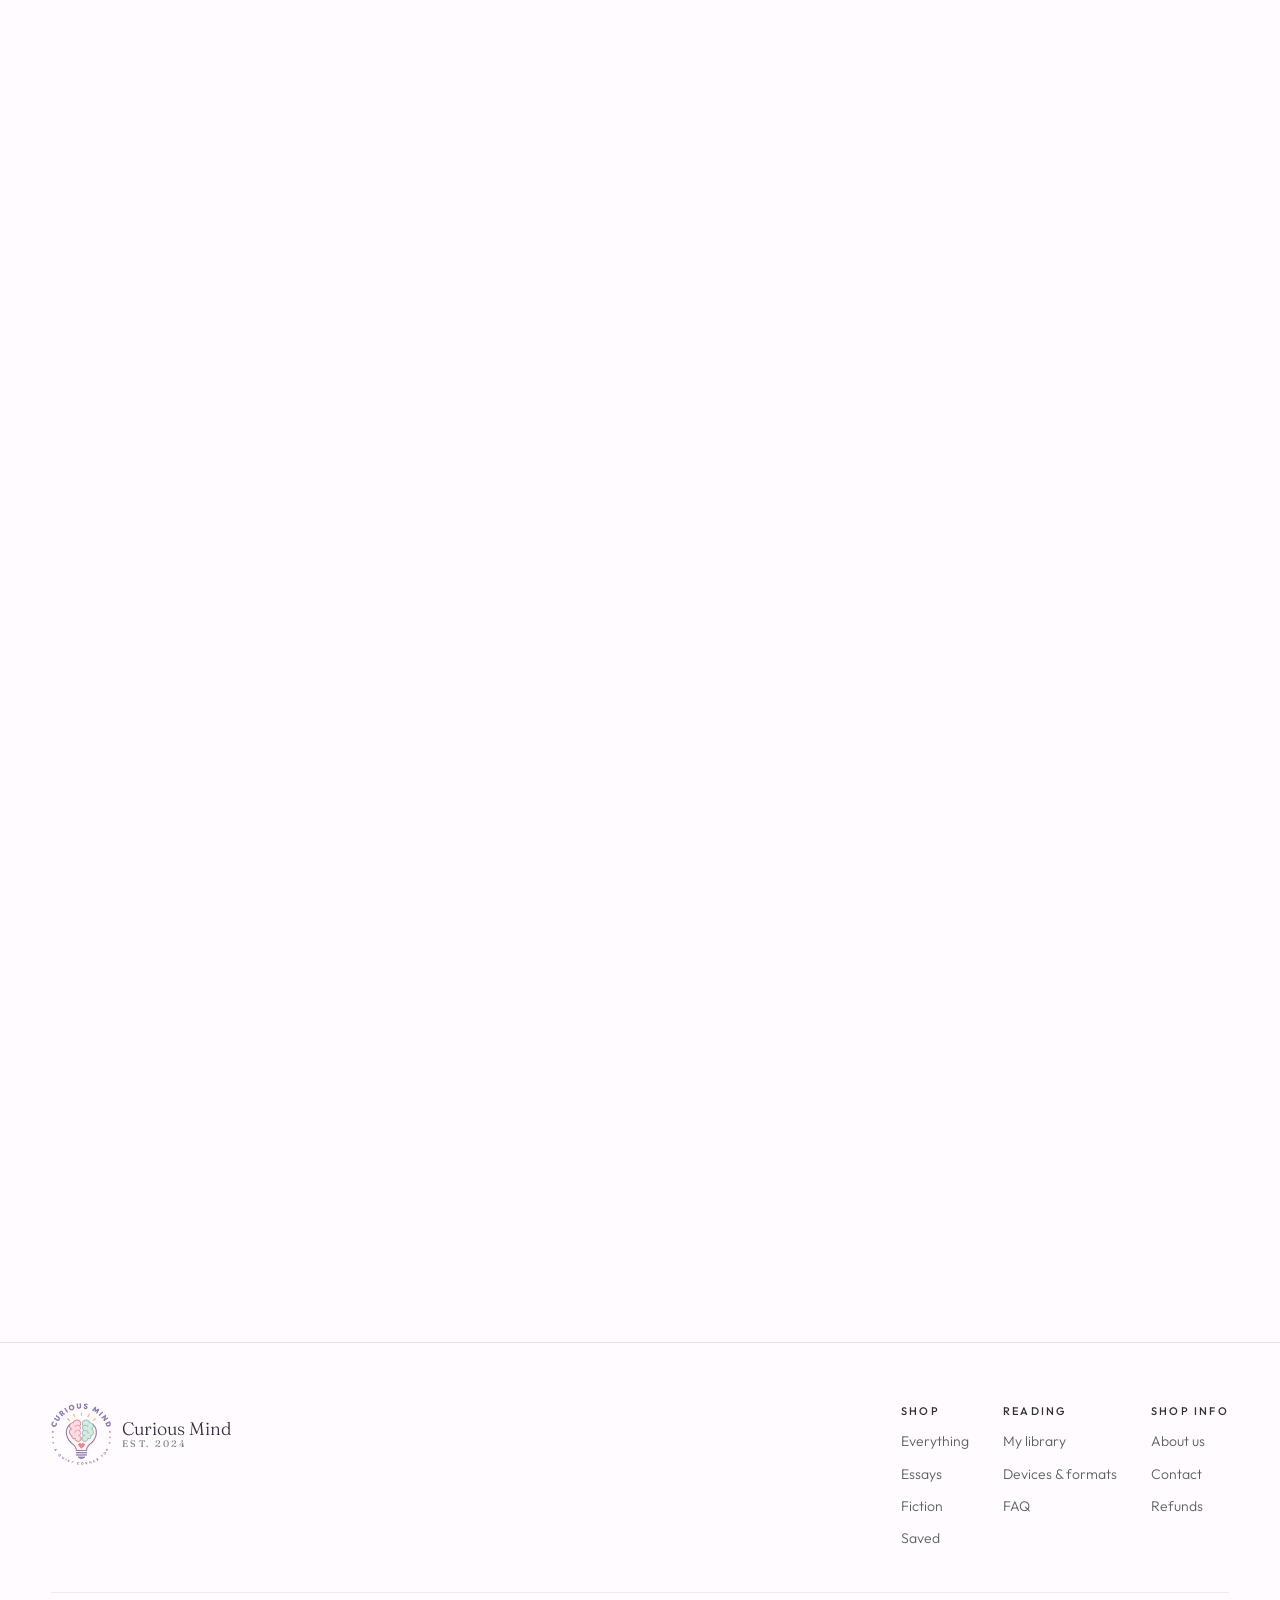
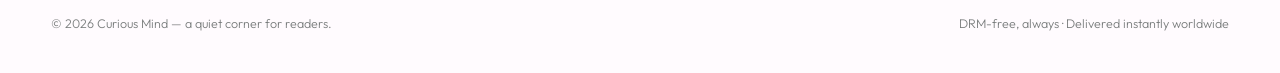
<file: about.html>
<!doctype html>
<html lang="en">
<head>
<meta charset="utf-8">
<meta name="viewport" content="width=device-width, initial-scale=1">
<title>About — Curious Mind</title>
<meta name="description" content="A small ebook shop with strong opinions, shipping DRM-free books to readers in 70+ countries.">
<meta name="theme-color" content="#FFFBFE" media="(prefers-color-scheme: light)">
<meta name="theme-color" content="#15131c" media="(prefers-color-scheme: dark)">
<meta property="og:type" content="website">
<meta property="og:locale" content="en_US">
<meta property="og:site_name" content="Curious Mind">
<meta property="og:title" content="About — Curious Mind">
<meta property="og:description" content="Stories today. Ideas forever. A shop the size of one shelf, serving readers in 70+ countries.">
<meta property="og:url" content="https://digitaldotdeveloper.github.io/curious-mind/about.html">
<meta property="og:image" content="https://digitaldotdeveloper.github.io/curious-mind/assets/og.jpg?v=2">
<meta property="og:image:secure_url" content="https://digitaldotdeveloper.github.io/curious-mind/assets/og.jpg?v=2">
<meta property="og:image:type" content="image/jpeg">
<meta property="og:image:width" content="1200">
<meta property="og:image:height" content="630">
<meta property="og:image:alt" content="Curious Mind — a lightbulb pouring out books, mountains, a whale and a hot-air balloon">
<meta name="twitter:card" content="summary_large_image">
<meta name="twitter:title" content="About — Curious Mind">
<meta name="twitter:description" content="Stories today. Ideas forever. A shop the size of one shelf, serving readers in 70+ countries.">
<meta name="twitter:image" content="https://digitaldotdeveloper.github.io/curious-mind/assets/og.jpg?v=2">
<link rel="canonical" href="https://digitaldotdeveloper.github.io/curious-mind/about.html">
<style>
.pl{position:fixed;inset:0;z-index:9999;display:flex;align-items:center;justify-content:center;
  background:#FFFBFE;transition:opacity .5s cubic-bezier(.22,1,.36,1),visibility .5s}
.pl-off{opacity:0;visibility:hidden;pointer-events:none}
.pl-in{display:flex;flex-direction:column;align-items:center;gap:16px;text-align:center;padding:24px}
.pl img{width:92px;height:auto}
.pl-name{font-family:Georgia,'Times New Roman',serif;font-size:21px;color:#312d3b}
.pl-slogan{margin-top:5px;font-size:10.5px;letter-spacing:.26em;text-transform:uppercase;color:#7A7D7D}
.pl-bar{width:170px;height:3px;border-radius:3px;background:rgba(151,133,185,.22);overflow:hidden}
.pl-fill{display:block;height:100%;width:100%;transform-origin:0 50%;transform:scaleX(0);
  background:linear-gradient(90deg,#9785B9,#F8BBD7);animation:plload 5s cubic-bezier(.15,.85,.25,1) forwards}
@keyframes plload{0%{transform:scaleX(.04)}55%{transform:scaleX(.72)}100%{transform:scaleX(.94)}}
.pl-done .pl-fill{animation:none;transform:scaleX(1);transition:transform .25s ease-out}
body.pl-lock{overflow:hidden}
@media (prefers-color-scheme:dark){
  .pl{background:#15131c}.pl-name{color:#f3effa}.pl-slogan{color:#8f8a9c}
}
@media (prefers-reduced-motion:reduce){.pl-fill{animation:none;transform:scaleX(.9)}}
</style>
<link rel="icon" href="assets/favicon.ico">
<link rel="preconnect" href="https://fonts.googleapis.com">
<link rel="preconnect" href="https://fonts.gstatic.com" crossorigin>
<link rel="preload" as="style" href="https://fonts.googleapis.com/css2?family=Fraunces:ital,opsz,wght@0,9..144,300;0,9..144,500;0,9..144,700;1,9..144,300;1,9..144,500&family=Outfit:wght@300;400;500;600&display=swap" onload="this.onload=null;this.rel='stylesheet'">
<noscript><link rel="stylesheet" href="https://fonts.googleapis.com/css2?family=Fraunces:ital,opsz,wght@0,9..144,300;0,9..144,500;0,9..144,700;1,9..144,300;1,9..144,500&family=Outfit:wght@300;400;500;600&display=swap"></noscript>
<link rel="stylesheet" href="assets/curious.min.css?v=7703edbb">
</head>
<body class="pl-lock">
<div class="pl" id="cmload" role="status" aria-label="Loading Curious Mind">
  <div class="pl-in">
    <img src="assets/logo.webp" alt="" width="92" height="96" fetchpriority="high">
    <div>
      <div class="pl-name">Curious Mind</div>
      <div class="pl-slogan">Stories today. Ideas forever.</div>
    </div>
    <div class="pl-bar"><i class="pl-fill"></i></div>
  </div>
</div>
<script>
(function(){
  var box=document.getElementById('cmload'); if(!box) return;
  var done=false;
  function finish(){
    if(done) return; done=true;
    box.classList.add('pl-done');
    setTimeout(function(){
      box.classList.add('pl-off');
      document.body.classList.remove('pl-lock');
      setTimeout(function(){ if(box.parentNode) box.parentNode.removeChild(box); },600);
    },180);
  }
  window.CMload={finish:finish};
  var imgs=[].slice.call(document.images).filter(function(i){ return i.loading!=='lazy'; });
  var left=imgs.length+1;
  function tick(){ if(--left<=0) finish(); }
  imgs.forEach(function(i){
    if(i.complete && i.naturalWidth>0) return tick();
    i.addEventListener('load',tick,{once:true});
    i.addEventListener('error',tick,{once:true});
  });
  if(document.fonts&&document.fonts.ready) document.fonts.ready.then(tick)['catch'](tick); else tick();
  window.addEventListener('load',function(){ setTimeout(finish,60); });
  var since=(performance&&performance.now)?performance.now():0;
  setTimeout(finish, Math.max(600, 5000-since));   /* from navigation, so a slow
     start does not extend the wait — nothing may ever trap the reader */
})();
</script>
<noscript><style>.pl{display:none}body.pl-lock{overflow:auto}</style></noscript>

<a class="skip" href="#main">Skip to content</a>

<main id="main" class="shell">
  <div class="pagehead">
    <nav class="crumbs" aria-label="Breadcrumb"><a href="index.html">Home</a><span>/</span><span aria-current="page">About</span></nav>
    <h1>A shop the size of <em>one shelf</em></h1>
    <p>Curious Mind sells twelve ebooks at a time. Not twelve thousand — twelve. Everything on it was read cover to cover by a person who was willing to argue about it afterwards.</p>
  </div>

  <div class="prose-page reveal">
    <p>We started in 2024 because browsing had stopped feeling like browsing. Every shop had everything, ranked by an algorithm optimising for something that was not our reading. The fix we wanted was embarrassingly simple: fewer books, chosen by someone whose taste you could learn.</p>
    <p>So that is the whole model. Twelve titles. If something goes on the shelf, something comes off. Chapter one of every book is free to read before you decide, because a sample beats a five-star average from strangers. And every file is DRM-free, which means the thing you buy is a file you own, not a licence we can revoke.</p>

    <h2>Authors keep 70%</h2>
    <p>Most of what you pay goes to the person who wrote the book. The rest covers hosting, payment fees, and the reading. We are not trying to grow into something that needs a growth team.</p>

    <h2 id="worldwide">Reading is not a local business</h2>
    <p>About seven in ten of our readers are outside the country we file our taxes in, so the shop is built for that rather than apologising for it: prices display in your own currency, VAT and local tax are worked out from your country at checkout, and every purchase downloads instantly — there is nothing to ship and no customs to clear.</p>
  </div>

  <div class="worldgrid">
    <div class="tile reveal"><div class="n">70+</div><h3>Countries served</h3><p>Instant delivery everywhere we can legally sell — no regional lock-outs on the catalogue.</p></div>
    <div class="tile reveal"><div class="n">10</div><h3>Currencies</h3><p>USD, EUR, GBP, CAD, AUD, AED, SAR, INR, JPY and BRL, switchable at the top of any page.</p></div>
    <div class="tile reveal"><div class="n">3</div><h3>Formats, always</h3><p>EPUB, PDF and MOBI in every purchase. One price, all three files, no upsell.</p></div>
    <div class="tile reveal"><div class="n">14</div><h3>Days to change your mind</h3><p>A full refund, no questions asked — even though you already have the files.</p></div>
  </div>

  <section class="section" id="formats">
    <div class="shead reveal"><div><h2>Devices &amp; <em>formats</em></h2>
      <p>What you get, and what opens it.</p></div></div>
    <div class="grid-tiles">
      <div class="tile reveal"><h3>Kindle</h3><p>Use the MOBI file, or email the EPUB to your Send-to-Kindle address. Newer Kindles take EPUB directly.</p></div>
      <div class="tile reveal"><h3>Apple Books / Kobo</h3><p>Open the EPUB. It will sync across your devices like anything else you own.</p></div>
      <div class="tile reveal"><h3>Phone or tablet</h3><p>Any reader app will open the EPUB — or read it in the browser here, which remembers your place.</p></div>
      <div class="tile reveal"><h3>Print</h3><p>The PDF is laid out for paper, with proper margins for annotation. Print it if you want to.</p></div>
    </div>
  </section>

  <section class="section-sm" id="faq">
    <div class="shead reveal"><div><h2>Questions we actually <em>get</em></h2></div></div>
    <div class="faq reveal">
      <details open><summary>What does DRM-free actually mean?</summary><div class="ans">
        <p>The file has no lock on it. You can copy it to another device, keep a backup, read it in ten years on software that does not exist yet, or lend it to a friend the way you would lend a paperback. We are trusting you, which is generally the cheaper policy.</p></div></details>
      <details><summary>Can I buy from outside the US or Europe?</summary><div class="ans">
        <p>Yes — we sell to readers in more than seventy countries. Choose your country at checkout and the price, the currency and the tax adjust. Cards, PayPal and bank transfer are all accepted, and delivery is instant everywhere because there is nothing physical to send.</p></div></details>
      <details><summary>Why is there tax on an ebook?</summary><div class="ans">
        <p>Most countries treat digital goods as taxable where the buyer lives rather than where the seller does. We show the rate for your country on the summary before you pay, rather than surprising you with it at the end. If you are an EU business with a valid VAT ID you can enter it and the tax is reversed.</p></div></details>
      <details><summary>Do I need an account?</summary><div class="ans">
        <p>No. Your bag, your saved list and your library live in your own browser, and the files are emailed to you. There is no password to forget and no profile for us to lose.</p></div></details>
      <details><summary>What is the refund policy?</summary><div class="ans">
        <p>Fourteen days, no questions, even though you already have the files. If a book was not for you, it was not for you. Write to us and it is done the same week.</p></div></details>
      <details><summary>How do you choose the twelve?</summary><div class="ans">
        <p>One question: does it still move six months later, without the mood you were in when you found it? Most books do not survive that. The ones that do go on the shelf until something better arrives.</p></div></details>
    </div>
  </section>

  <section class="section-sm" id="contact">
    <div class="cta-band reveal">
      <span class="orb" aria-hidden="true"></span>
      <h2>Say something</h2>
      <p>A recommendation, a complaint, or a book you think we have missed. It reaches a person, and the person answers.</p>
      <form class="inline-form" id="contactForm" novalidate>
        <label class="sr" for="c-email">Your email</label>
        <input class="input" id="c-email" type="email" placeholder="you@example.com" required>
        <button class="btn btn-primary" type="submit">Start the thread</button>
      </form>
    </div>
  </section>
</main>

<script src="assets/data.js?v=9f23a523"></script>
<script src="assets/app.js?v=a93cde91"></script>
<script>
CM.boot(function(){
  CM.$("#contactForm").addEventListener("submit",function(e){
    e.preventDefault();
    var i=CM.$("#c-email");
    if(!i.checkValidity()){ i.classList.add("bad"); i.focus(); return; }
    i.classList.remove("bad");
    var b=this.querySelector("button");
    b.textContent="We'll reply ✦"; b.disabled=true; i.disabled=true;
    CM.toast("Thanks — we answer everything within two working days.");
  });
});
</script>
</body>
</html>
</file>
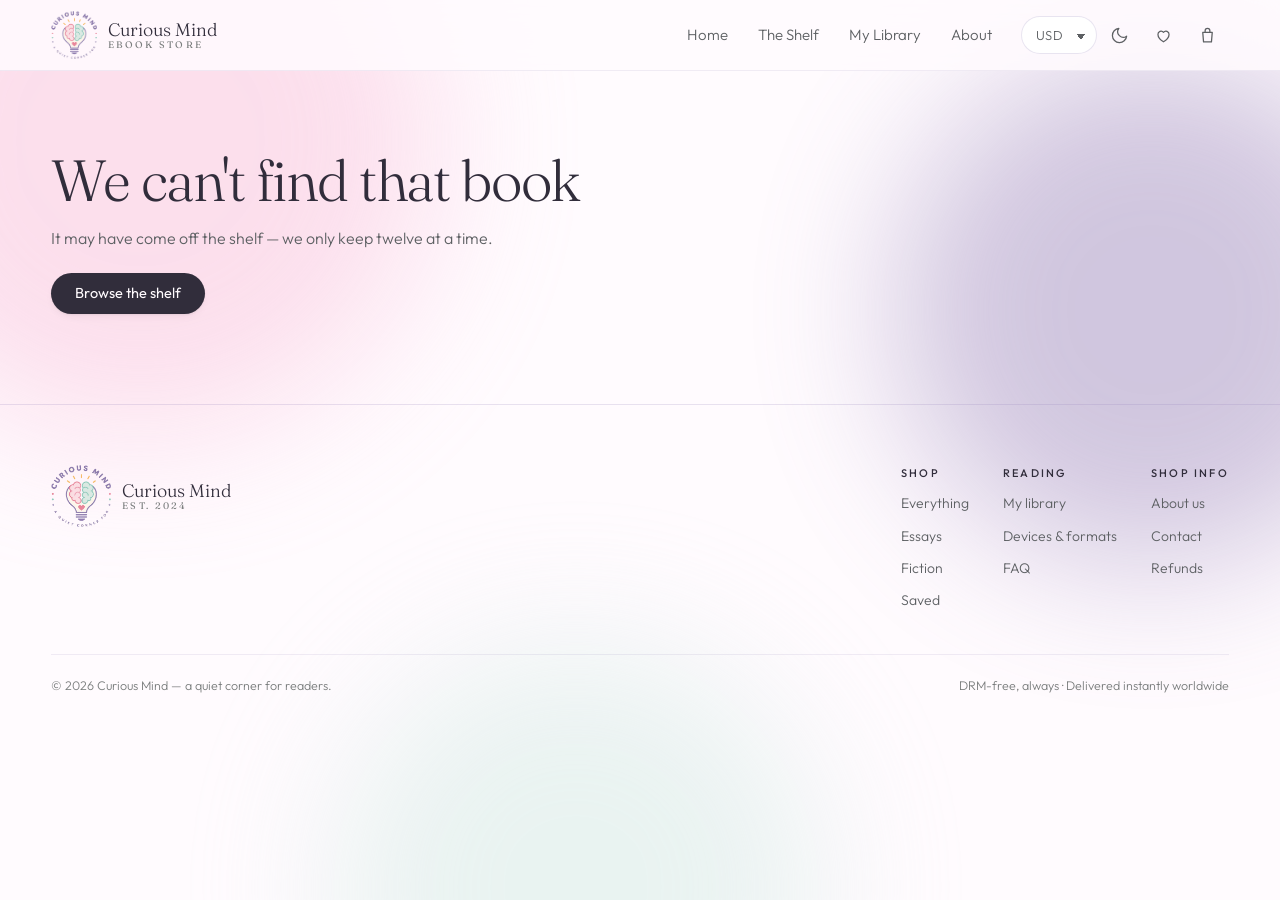
<file: book.html>
<!doctype html>
<html lang="en">
<head>
<meta charset="utf-8">
<meta name="viewport" content="width=device-width, initial-scale=1">
<title>Book — Curious Mind</title>
<meta name="description" content="Read chapter one free, then buy the DRM-free ebook. Delivered instantly, worldwide.">
<meta name="theme-color" content="#FFFBFE" media="(prefers-color-scheme: light)">
<meta name="theme-color" content="#15131c" media="(prefers-color-scheme: dark)">
<meta property="og:type" content="website">
<meta property="og:locale" content="en_US">
<meta property="og:site_name" content="Curious Mind">
<meta property="og:title" content="Curious Mind">
<meta property="og:description" content="Stories today. Ideas forever. Read chapter one free, then buy the DRM-free ebook.">
<meta property="og:url" content="https://digitaldotdeveloper.github.io/curious-mind/book.html">
<meta property="og:image" content="https://digitaldotdeveloper.github.io/curious-mind/assets/og.jpg?v=2">
<meta property="og:image:secure_url" content="https://digitaldotdeveloper.github.io/curious-mind/assets/og.jpg?v=2">
<meta property="og:image:type" content="image/jpeg">
<meta property="og:image:width" content="1200">
<meta property="og:image:height" content="630">
<meta property="og:image:alt" content="Curious Mind — a lightbulb pouring out books, mountains, a whale and a hot-air balloon">
<meta name="twitter:card" content="summary_large_image">
<meta name="twitter:title" content="Curious Mind">
<meta name="twitter:description" content="Stories today. Ideas forever. Read chapter one free, then buy the DRM-free ebook.">
<meta name="twitter:image" content="https://digitaldotdeveloper.github.io/curious-mind/assets/og.jpg?v=2">
<link rel="canonical" href="https://digitaldotdeveloper.github.io/curious-mind/book.html">
<style>
.pl{position:fixed;inset:0;z-index:9999;display:flex;align-items:center;justify-content:center;
  background:#FFFBFE;transition:opacity .5s cubic-bezier(.22,1,.36,1),visibility .5s}
.pl-off{opacity:0;visibility:hidden;pointer-events:none}
.pl-in{display:flex;flex-direction:column;align-items:center;gap:16px;text-align:center;padding:24px}
.pl img{width:92px;height:auto}
.pl-name{font-family:Georgia,'Times New Roman',serif;font-size:21px;color:#312d3b}
.pl-slogan{margin-top:5px;font-size:10.5px;letter-spacing:.26em;text-transform:uppercase;color:#7A7D7D}
.pl-bar{width:170px;height:3px;border-radius:3px;background:rgba(151,133,185,.22);overflow:hidden}
.pl-fill{display:block;height:100%;width:100%;transform-origin:0 50%;transform:scaleX(0);
  background:linear-gradient(90deg,#9785B9,#F8BBD7);animation:plload 5s cubic-bezier(.15,.85,.25,1) forwards}
@keyframes plload{0%{transform:scaleX(.04)}55%{transform:scaleX(.72)}100%{transform:scaleX(.94)}}
.pl-done .pl-fill{animation:none;transform:scaleX(1);transition:transform .25s ease-out}
body.pl-lock{overflow:hidden}
@media (prefers-color-scheme:dark){
  .pl{background:#15131c}.pl-name{color:#f3effa}.pl-slogan{color:#8f8a9c}
}
@media (prefers-reduced-motion:reduce){.pl-fill{animation:none;transform:scaleX(.9)}}
</style>
<link rel="icon" href="assets/favicon.ico">
<link rel="preconnect" href="https://fonts.googleapis.com">
<link rel="preconnect" href="https://fonts.gstatic.com" crossorigin>
<link rel="preload" as="style" href="https://fonts.googleapis.com/css2?family=Fraunces:ital,opsz,wght@0,9..144,300;0,9..144,500;0,9..144,700;1,9..144,300;1,9..144,500&family=Outfit:wght@300;400;500;600&display=swap" onload="this.onload=null;this.rel='stylesheet'">
<noscript><link rel="stylesheet" href="https://fonts.googleapis.com/css2?family=Fraunces:ital,opsz,wght@0,9..144,300;0,9..144,500;0,9..144,700;1,9..144,300;1,9..144,500&family=Outfit:wght@300;400;500;600&display=swap"></noscript>
<link rel="stylesheet" href="assets/curious.min.css?v=7703edbb">
</head>
<body class="pl-lock">
<div class="pl" id="cmload" role="status" aria-label="Loading Curious Mind">
  <div class="pl-in">
    <img src="assets/logo.webp" alt="" width="92" height="96" fetchpriority="high">
    <div>
      <div class="pl-name">Curious Mind</div>
      <div class="pl-slogan">Stories today. Ideas forever.</div>
    </div>
    <div class="pl-bar"><i class="pl-fill"></i></div>
  </div>
</div>
<script>
(function(){
  var box=document.getElementById('cmload'); if(!box) return;
  var done=false;
  function finish(){
    if(done) return; done=true;
    box.classList.add('pl-done');
    setTimeout(function(){
      box.classList.add('pl-off');
      document.body.classList.remove('pl-lock');
      setTimeout(function(){ if(box.parentNode) box.parentNode.removeChild(box); },600);
    },180);
  }
  window.CMload={finish:finish};
  var imgs=[].slice.call(document.images).filter(function(i){ return i.loading!=='lazy'; });
  var left=imgs.length+1;
  function tick(){ if(--left<=0) finish(); }
  imgs.forEach(function(i){
    if(i.complete && i.naturalWidth>0) return tick();
    i.addEventListener('load',tick,{once:true});
    i.addEventListener('error',tick,{once:true});
  });
  if(document.fonts&&document.fonts.ready) document.fonts.ready.then(tick)['catch'](tick); else tick();
  window.addEventListener('load',function(){ setTimeout(finish,60); });
  var since=(performance&&performance.now)?performance.now():0;
  setTimeout(finish, Math.max(600, 5000-since));   /* from navigation, so a slow
     start does not extend the wait — nothing may ever trap the reader */
})();
</script>
<noscript><style>.pl{display:none}body.pl-lock{overflow:auto}</style></noscript>

<a class="skip" href="#main">Skip to content</a>
<main id="main" class="shell" style="padding-top:34px"></main>

<script src="assets/data.js?v=9f23a523"></script>
<script src="assets/app.js?v=a93cde91"></script>
<script>
CM.boot(function(){
  var main=CM.$("#main");
  var b=CM.book(CM.param("id"));

  if(!b){
    main.innerHTML='<div class="pagehead"><h1>We can\'t find that book</h1>'+
      '<p>It may have come off the shelf — we only keep twelve at a time.</p></div>'+
      '<a class="btn btn-primary" href="shop.html">Browse the shelf</a>';
    return;
  }

  document.title = b.title + " — " + b.author + " — Curious Mind";
  var meta=document.querySelector('meta[name="description"]');
  if(meta) meta.setAttribute("content", b.blurb);

  function render(){
    var owned=CM.owns(b.id), inCart=CM.inCart(b.id);
    var ci=CM.countryInfo(CM.country());
    var vatLine = ci && ci.vat>0
      ? "Price excludes "+Math.round(ci.vat*1000)/10+"% VAT for "+ci.n+", added at checkout."
      : "No sales tax added for your region. Instant download, worldwide.";

    main.innerHTML =
    '<nav class="crumbs" aria-label="Breadcrumb"><a href="index.html">Home</a><span>/</span>'+
      '<a href="shop.html">The Shelf</a><span>/</span>'+
      '<a href="shop.html?cat='+encodeURIComponent(b.cat)+'">'+CM.esc(b.cat)+'</a><span>/</span>'+
      '<span aria-current="page">'+CM.esc(b.title)+'</span></nav>'+

    '<div class="bookgrid">'+
      '<div class="bcol reveal">'+CM.coverHTML(b)+
        '<div style="display:flex;gap:10px;margin-top:18px">'+
          '<button class="savebtn" data-save="'+b.id+'" aria-pressed="'+(CM.isSaved(b.id)?"true":"false")+'" aria-label="Save for later" style="width:44px;height:44px">'+CM.icon.heart+'</button>'+
          '<a class="btn btn-quiet btn-block" href="read.html?id='+b.id+'" style="flex:1">Read chapter one free</a>'+
        '</div>'+
      '</div>'+

      '<div class="detail reveal">'+
        '<span class="kicker">'+CM.esc(b.cat)+'</span>'+
        '<h1>'+CM.esc(b.title)+'</h1>'+
        '<p class="byline">by <b>'+CM.esc(b.author)+'</b></p>'+
        '<div class="metarow">'+CM.stars(b.rating)+
          '<span>'+b.rating.toFixed(1)+' · '+b.reviews+' readers</span><span>·</span>'+
          '<span>'+b.pages+' pages</span><span>·</span><span>'+b.year+'</span></div>'+

        '<div class="buybox">'+
          '<span class="pricetag" data-usd="'+b.price+'">'+CM.money(b.price)+'</span>'+
          (owned
            ? '<a class="btn btn-primary btn-lg" href="read.html?id='+b.id+'">Read it now</a>'+
              '<a class="btn btn-quiet" href="library.html">In your library</a>'
            : (inCart
              ? '<a class="btn btn-primary btn-lg" href="cart.html">In your bag — checkout</a>'
              : '<button class="btn btn-primary btn-lg" data-add="'+b.id+'">Add to bag</button>')+
              '<a class="btn btn-ghost" href="read.html?id='+b.id+'">Read chapter one</a>')+
          '<p class="vatnote">'+CM.esc(vatLine)+'</p>'+
        '</div>'+

        '<div class="trustrow" style="border:0;padding-top:6px;margin-bottom:26px">'+
          '<span><svg viewBox="0 0 24 24"><path d="M4 12.5l5 5L20 6.5"/></svg> DRM-free EPUB, PDF and MOBI — yours forever</span>'+
          '<span><svg viewBox="0 0 24 24"><path d="M4 12.5l5 5L20 6.5"/></svg> Instant download, delivered worldwide</span>'+
          '<span><svg viewBox="0 0 24 24"><path d="M4 12.5l5 5L20 6.5"/></svg> 14-day refund, no questions asked</span>'+
        '</div>'+

        '<div class="prose">'+b.about.map(function(p){ return '<p>'+CM.esc(p)+'</p>'; }).join("")+'</div>'+

        '<dl class="factgrid">'+
          '<div><dt>Format</dt><dd>EPUB · PDF · MOBI</dd></div>'+
          '<div><dt>Length</dt><dd>'+b.pages+' pages</dd></div>'+
          '<div><dt>Published</dt><dd>'+b.year+'</dd></div>'+
          '<div><dt>Language</dt><dd>English</dd></div>'+
          '<div><dt>Protection</dt><dd>None — DRM-free</dd></div>'+
          '<div><dt>Delivery</dt><dd>Instant, worldwide</dd></div>'+
        '</dl>'+

        '<h2 style="font-size:24px;font-weight:300;margin:34px 0 16px">What&rsquo;s inside</h2>'+
        '<ul class="toclist">'+b.contents.map(function(t,i){
          return '<li><i>'+String(i+1).padStart(2,"0")+'</i>'+CM.esc(t)+(i===0?' &nbsp;<a class="linky" href="read.html?id='+b.id+'">read free</a>':'')+'</li>';
        }).join("")+'</ul>'+
      '</div>'+
    '</div>'+

    '<section class="section"><div class="shead reveal"><div><h2>Also on the <em>shelf</em></h2>'+
      '<p>Chosen by the same person, in the same mood.</p></div>'+
      '<a class="btn btn-quiet" href="shop.html">See all twelve</a></div>'+
      '<div class="grid-books">'+related().map(CM.bookCard).join("")+'</div></section>';

    CM.reveal(main);
  }

  function related(){
    var same=CATALOGUE.filter(function(x){ return x.id!==b.id && x.cat===b.cat; });
    var rest=CATALOGUE.filter(function(x){ return x.id!==b.id && x.cat!==b.cat; })
      .sort(function(a,c){ return c.rating-a.rating; });
    return same.concat(rest).slice(0,4);
  }

  render();
  document.addEventListener("cm:cart",render);
  document.addEventListener("cm:currency",render);
});
</script>
</body>
</html>
</file>
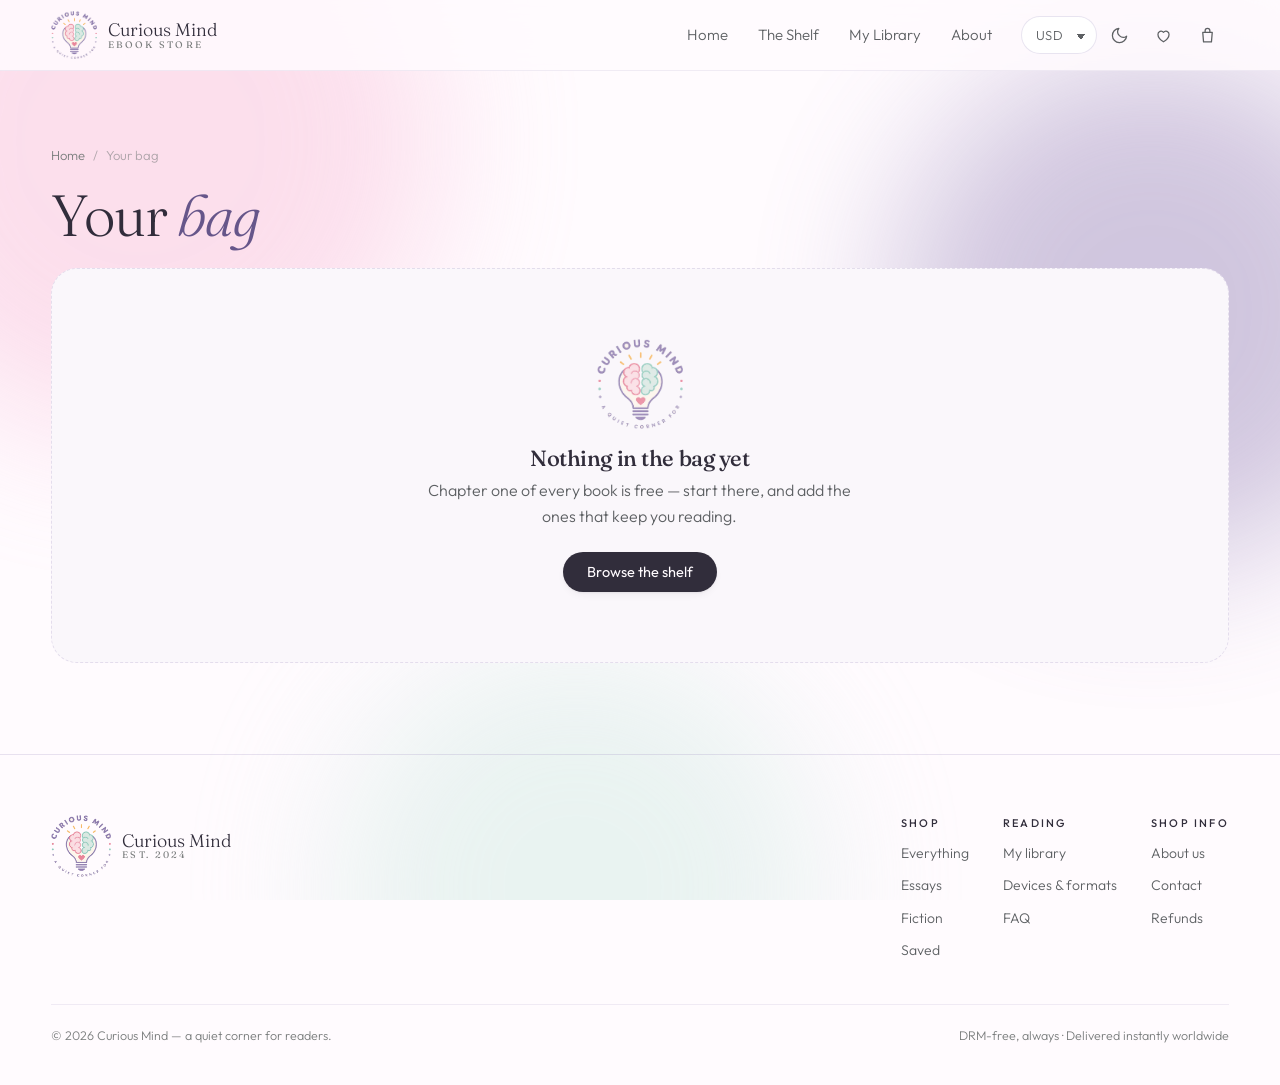
<file: cart.html>
<!doctype html>
<html lang="en">
<head>
<meta charset="utf-8">
<meta name="viewport" content="width=device-width, initial-scale=1">
<title>Your bag — Curious Mind</title>
<meta name="description" content="Checkout — DRM-free ebooks delivered instantly, worldwide.">
<meta name="theme-color" content="#FFFBFE" media="(prefers-color-scheme: light)">
<meta name="theme-color" content="#15131c" media="(prefers-color-scheme: dark)">
<meta property="og:type" content="website">
<meta property="og:locale" content="en_US">
<meta property="og:site_name" content="Curious Mind">
<meta property="og:title" content="Your bag — Curious Mind">
<meta property="og:description" content="DRM-free ebooks delivered instantly, worldwide.">
<meta property="og:url" content="https://digitaldotdeveloper.github.io/curious-mind/cart.html">
<meta property="og:image" content="https://digitaldotdeveloper.github.io/curious-mind/assets/og.jpg?v=2">
<meta property="og:image:secure_url" content="https://digitaldotdeveloper.github.io/curious-mind/assets/og.jpg?v=2">
<meta property="og:image:type" content="image/jpeg">
<meta property="og:image:width" content="1200">
<meta property="og:image:height" content="630">
<meta property="og:image:alt" content="Curious Mind — a lightbulb pouring out books, mountains, a whale and a hot-air balloon">
<meta name="twitter:card" content="summary_large_image">
<meta name="twitter:title" content="Your bag — Curious Mind">
<meta name="twitter:description" content="DRM-free ebooks delivered instantly, worldwide.">
<meta name="twitter:image" content="https://digitaldotdeveloper.github.io/curious-mind/assets/og.jpg?v=2">
<link rel="canonical" href="https://digitaldotdeveloper.github.io/curious-mind/cart.html">
<style>
.pl{position:fixed;inset:0;z-index:9999;display:flex;align-items:center;justify-content:center;
  background:#FFFBFE;transition:opacity .5s cubic-bezier(.22,1,.36,1),visibility .5s}
.pl-off{opacity:0;visibility:hidden;pointer-events:none}
.pl-in{display:flex;flex-direction:column;align-items:center;gap:16px;text-align:center;padding:24px}
.pl img{width:92px;height:auto}
.pl-name{font-family:Georgia,'Times New Roman',serif;font-size:21px;color:#312d3b}
.pl-slogan{margin-top:5px;font-size:10.5px;letter-spacing:.26em;text-transform:uppercase;color:#7A7D7D}
.pl-bar{width:170px;height:3px;border-radius:3px;background:rgba(151,133,185,.22);overflow:hidden}
.pl-fill{display:block;height:100%;width:100%;transform-origin:0 50%;transform:scaleX(0);
  background:linear-gradient(90deg,#9785B9,#F8BBD7);animation:plload 5s cubic-bezier(.15,.85,.25,1) forwards}
@keyframes plload{0%{transform:scaleX(.04)}55%{transform:scaleX(.72)}100%{transform:scaleX(.94)}}
.pl-done .pl-fill{animation:none;transform:scaleX(1);transition:transform .25s ease-out}
body.pl-lock{overflow:hidden}
@media (prefers-color-scheme:dark){
  .pl{background:#15131c}.pl-name{color:#f3effa}.pl-slogan{color:#8f8a9c}
}
@media (prefers-reduced-motion:reduce){.pl-fill{animation:none;transform:scaleX(.9)}}
</style>
<link rel="icon" href="assets/favicon.ico">
<link rel="preconnect" href="https://fonts.googleapis.com">
<link rel="preconnect" href="https://fonts.gstatic.com" crossorigin>
<link rel="preload" as="style" href="https://fonts.googleapis.com/css2?family=Fraunces:ital,opsz,wght@0,9..144,300;0,9..144,500;0,9..144,700;1,9..144,300;1,9..144,500&family=Outfit:wght@300;400;500;600&display=swap" onload="this.onload=null;this.rel='stylesheet'">
<noscript><link rel="stylesheet" href="https://fonts.googleapis.com/css2?family=Fraunces:ital,opsz,wght@0,9..144,300;0,9..144,500;0,9..144,700;1,9..144,300;1,9..144,500&family=Outfit:wght@300;400;500;600&display=swap"></noscript>
<link rel="stylesheet" href="assets/curious.min.css?v=7703edbb">
</head>
<body class="pl-lock">
<div class="pl" id="cmload" role="status" aria-label="Loading Curious Mind">
  <div class="pl-in">
    <img src="assets/logo.webp" alt="" width="92" height="96" fetchpriority="high">
    <div>
      <div class="pl-name">Curious Mind</div>
      <div class="pl-slogan">Stories today. Ideas forever.</div>
    </div>
    <div class="pl-bar"><i class="pl-fill"></i></div>
  </div>
</div>
<script>
(function(){
  var box=document.getElementById('cmload'); if(!box) return;
  var done=false;
  function finish(){
    if(done) return; done=true;
    box.classList.add('pl-done');
    setTimeout(function(){
      box.classList.add('pl-off');
      document.body.classList.remove('pl-lock');
      setTimeout(function(){ if(box.parentNode) box.parentNode.removeChild(box); },600);
    },180);
  }
  window.CMload={finish:finish};
  var imgs=[].slice.call(document.images).filter(function(i){ return i.loading!=='lazy'; });
  var left=imgs.length+1;
  function tick(){ if(--left<=0) finish(); }
  imgs.forEach(function(i){
    if(i.complete && i.naturalWidth>0) return tick();
    i.addEventListener('load',tick,{once:true});
    i.addEventListener('error',tick,{once:true});
  });
  if(document.fonts&&document.fonts.ready) document.fonts.ready.then(tick)['catch'](tick); else tick();
  window.addEventListener('load',function(){ setTimeout(finish,60); });
  var since=(performance&&performance.now)?performance.now():0;
  setTimeout(finish, Math.max(600, 5000-since));   /* from navigation, so a slow
     start does not extend the wait — nothing may ever trap the reader */
})();
</script>
<noscript><style>.pl{display:none}body.pl-lock{overflow:auto}</style></noscript>

<a class="skip" href="#main">Skip to content</a>
<main id="main" class="shell" style="padding-top:30px;min-height:60vh"></main>

<script src="assets/data.js?v=9f23a523"></script>
<script src="assets/app.js?v=a93cde91"></script>
<script>
CM.boot(function(){
  var main=CM.$("#main");
  var step = 1;                 // 1 bag · 2 details · 3 payment · 4 done
  var order = null;
  var pay = "card";
  var details = { email:"", name:"", country:CM.country()||"" };

  var ICONCHK='<svg viewBox="0 0 24 24"><path d="M4 12.5l5 5L20 6.5"/></svg>';

  function stepsBar(){
    var labels=["Your bag","Your details","Payment"];
    return '<div class="steps">'+labels.map(function(l,i){
      var n=i+1, cls = step>n?"st done" : (step===n?"st on":"st");
      return '<span class="'+cls+'"><b>'+(step>n?"✓":n)+'</b>'+l+'</span>'+(i<2?'<i></i>':'');
    }).join("")+'</div>';
  }

  function summaryBox(showPromo){
    var t=CM.totals(), ci=CM.countryInfo(details.country||CM.country());
    return '<aside class="summary">'+
      '<h2>Order summary</h2>'+
      '<div class="sumrow"><span>'+t.count+' '+(t.count===1?"ebook":"ebooks")+'</span><b>'+CM.money(t.sub)+'</b></div>'+
      (t.disc>0?'<div class="sumrow off"><span>Discount ('+CM.esc(CM.promo())+' · '+t.promoLabel+')</span><b>−'+CM.money(t.disc)+'</b></div>':'')+
      '<div class="sumrow"><span>Delivery</span><b>Instant download</b></div>'+
      '<div class="sumrow"><span>VAT'+(ci?" · "+CM.esc(ci.n):"")+'</span><b>'+(t.vatRate>0?CM.money(t.vat):"—")+'</b></div>'+
      '<div class="sumrow total"><span>Total</span><b>'+CM.money(t.total)+'</b></div>'+
      (showPromo
        ? '<form class="promoform" id="promoForm"><label class="sr" for="promo">Promo code</label>'+
          '<input class="input" id="promo" placeholder="Promo code" autocomplete="off" value="'+CM.esc(CM.promo()||"")+'">'+
          '<button class="btn btn-quiet btn-sm" type="submit">Apply</button></form>'+
          '<p class="err" id="promoErr"></p>'
        : '')+
      '<div class="trustrow">'+
        '<span>'+ICONCHK+' DRM-free EPUB, PDF and MOBI</span>'+
        '<span>'+ICONCHK+' Delivered instantly to 70+ countries</span>'+
        '<span>'+ICONCHK+' 14-day refund, no questions asked</span>'+
        '<span>'+ICONCHK+' Prices shown in '+CM.currency()+'</span>'+
      '</div></aside>';
  }

  function countryOptions(sel){
    return '<option value="">Select your country…</option>' + COUNTRIES.map(function(c){
      return '<option value="'+c.c+'"'+(c.c===sel?" selected":"")+'>'+CM.esc(c.n)+'</option>';
    }).join("");
  }

  /* ---------------- step 1: the bag ---------------- */
  function renderBag(){
    var ids=CM.cart();
    if(!ids.length){
      main.innerHTML='<div class="pagehead"><nav class="crumbs"><a href="index.html">Home</a><span>/</span><span>Your bag</span></nav>'+
        '<h1>Your <em>bag</em></h1></div>'+
        '<div class="empty"><img src="assets/logo.webp" alt="">'+
        '<h3>Nothing in the bag yet</h3>'+
        '<p>Chapter one of every book is free — start there, and add the ones that keep you reading.</p>'+
        '<a class="btn btn-primary" href="shop.html">Browse the shelf</a></div>';
      return;
    }
    main.innerHTML='<div class="pagehead"><nav class="crumbs"><a href="index.html">Home</a><span>/</span>'+
      '<a href="shop.html">The Shelf</a><span>/</span><span aria-current="page">Your bag</span></nav>'+
      '<h1>Your <em>bag</em></h1></div>'+
      stepsBar()+
      '<div class="cartgrid"><div>'+
        ids.map(function(id){
          var b=CM.book(id);
          return '<div class="lineitem"><div class="li-cover"><a href="book.html?id='+b.id+'">'+CM.coverHTML(b)+'</a></div>'+
            '<div class="li-body"><h3><a href="book.html?id='+b.id+'">'+CM.esc(b.title)+'</a></h3>'+
            '<p class="li-meta">'+CM.esc(b.author)+' · '+b.pages+' pp · EPUB, PDF &amp; MOBI</p>'+
            '<p class="li-meta" style="margin-top:6px"><a class="linky" href="read.html?id='+b.id+'">Read chapter one</a></p></div>'+
            '<div class="li-side"><span class="pricetag">'+CM.money(b.price)+'</span>'+
            '<button class="rm" data-rm="'+b.id+'">Remove</button></div></div>';
        }).join("")+
        '<div style="margin-top:26px"><a class="btn btn-quiet" href="shop.html">Keep browsing</a></div>'+
      '</div>'+
      summaryBox(true)+
      '</div>'+
      '<div style="max-width:520px;margin:26px 0 0"><button class="btn btn-primary btn-lg btn-block" id="toDetails">Continue to checkout</button></div>';

    CM.$("#toDetails").addEventListener("click",function(){ step=2; render(); });
    wirePromo();
    main.addEventListener("click",function(e){
      var rm=e.target.closest("[data-rm]");
      if(rm){ CM.removeFromCart(rm.getAttribute("data-rm")); CM.toast("Removed from your bag."); }
    });
  }

  function wirePromo(){
    var f=CM.$("#promoForm"); if(!f) return;
    f.addEventListener("submit",function(e){
      e.preventDefault();
      var code=CM.$("#promo").value.trim().toUpperCase(), err=CM.$("#promoErr");
      if(!code){ CM.setPromo(null); render(); return; }
      if(PROMOS[code]){ CM.setPromo(code); CM.toast("Code applied — "+PROMOS[code].label+"."); render(); }
      else { err.textContent="That code isn't valid. Try SLOWREAD."; CM.$("#promo").classList.add("bad"); }
    });
  }

  /* ---------------- step 2: details ---------------- */
  function renderDetails(){
    main.innerHTML='<div class="pagehead"><nav class="crumbs"><a href="index.html">Home</a><span>/</span>'+
      '<a href="cart.html">Your bag</a><span>/</span><span aria-current="page">Checkout</span></nav>'+
      '<h1>Where should we <em>send it</em>?</h1>'+
      '<p>Ebooks are delivered by email and available in your library straight away — there is nothing to ship.</p></div>'+
      stepsBar()+
      '<div class="cartgrid"><div>'+
        '<form id="detailsForm" novalidate>'+
        '<div class="formgrid">'+
          '<div class="field full"><label for="email">Email for delivery</label>'+
            '<input class="input" id="email" type="email" autocomplete="email" placeholder="you@example.com" value="'+CM.esc(details.email)+'" required>'+
            '<span class="err" id="emailErr"></span></div>'+
          '<div class="field"><label for="name">Name</label>'+
            '<input class="input" id="name" autocomplete="name" placeholder="Your name" value="'+CM.esc(details.name)+'">'+
            '<span class="err"></span></div>'+
          '<div class="field"><label for="country">Country</label>'+
            '<select class="input" id="country" autocomplete="country" required>'+countryOptions(details.country)+'</select>'+
            '<span class="err" id="countryErr"></span></div>'+
          '<div class="field full"><label for="vatid">VAT / Tax ID <span style="text-transform:none;letter-spacing:0">(optional — businesses in the EU)</span></label>'+
            '<input class="input" id="vatid" placeholder="e.g. DE123456789"><span class="err"></span></div>'+
        '</div>'+
        '<p style="font-size:13.5px;color:var(--muted);margin:18px 0 0">Your country sets the tax rate and the currency shown. '+
          'We do not store anything on a server — this shop keeps your bag in your own browser.</p>'+
        '<div style="display:flex;gap:12px;margin-top:26px;flex-wrap:wrap">'+
          '<button class="btn btn-quiet" type="button" id="backBag">Back to bag</button>'+
          '<button class="btn btn-primary btn-lg" type="submit">Continue to payment</button>'+
        '</div></form>'+
      '</div>'+
      summaryBox(false)+
      '</div>';

    CM.$("#backBag").addEventListener("click",function(){ step=1; render(); });

    CM.$("#country").addEventListener("change",function(){
      details.country=this.value;
      CM.setCountry(this.value);
      var info=CM.countryInfo(this.value);
      if(info){ CM.setCurrency(info.cur); var s=CM.$("#curSel"); if(s) s.value=info.cur; }
      render();
    });

    CM.$("#detailsForm").addEventListener("submit",function(e){
      e.preventDefault();
      var email=CM.$("#email"), country=CM.$("#country"), ok=true;
      details.name=CM.$("#name").value.trim();
      if(!email.value.trim() || !/^[^@\s]+@[^@\s.]+\.[^@\s]{2,}$/.test(email.value.trim())){
        CM.$("#emailErr").textContent="We need a valid email to send the files to.";
        email.classList.add("bad"); ok=false;
      } else { CM.$("#emailErr").textContent=""; email.classList.remove("bad"); details.email=email.value.trim(); }
      if(!country.value){
        CM.$("#countryErr").textContent="Pick a country so we can work out the tax.";
        country.classList.add("bad"); ok=false;
      } else { CM.$("#countryErr").textContent=""; country.classList.remove("bad"); }
      if(!ok){ main.querySelector(".bad").focus(); return; }
      step=3; render();
    });
  }

  /* ---------------- step 3: payment ---------------- */
  function luhn(num){
    var s=num.replace(/\D/g,""), sum=0, alt=false;
    if(s.length<12) return false;
    for(var i=s.length-1;i>=0;i--){
      var d=parseInt(s[i],10);
      if(alt){ d*=2; if(d>9) d-=9; }
      sum+=d; alt=!alt;
    }
    return sum%10===0;
  }

  function renderPayment(){
    var t=CM.totals();
    main.innerHTML='<div class="pagehead"><nav class="crumbs"><a href="index.html">Home</a><span>/</span>'+
      '<a href="cart.html">Your bag</a><span>/</span><span aria-current="page">Payment</span></nav>'+
      '<h1>Payment</h1></div>'+
      stepsBar()+
      '<div class="demo-banner"><svg viewBox="0 0 24 24"><circle cx="12" cy="12" r="9"/><path d="M12 8v5M12 16.5v.01"/></svg>'+
        '<span><b>Demo store.</b> No payment is taken and nothing leaves your browser. '+
        'Please don&rsquo;t type a real card — use the test number <b>4242 4242 4242 4242</b>, any future expiry and any CVC.</span></div>'+
      '<div class="cartgrid"><div>'+
        '<form id="payForm" novalidate>'+
        '<div class="paymethods">'+
          '<label class="paymethod'+(pay==="card"?" sel":"")+'"><input type="radio" name="pay" value="card"'+(pay==="card"?" checked":"")+'>'+
            '<span><span class="pm-t">Card</span><span class="pm-s">Visa, Mastercard, Amex — charged in '+CM.currency()+'</span></span>'+
            '<span class="pm-badge">Worldwide</span></label>'+
          '<label class="paymethod'+(pay==="paypal"?" sel":"")+'"><input type="radio" name="pay" value="paypal"'+(pay==="paypal"?" checked":"")+'>'+
            '<span><span class="pm-t">PayPal</span><span class="pm-s">You&rsquo;ll be redirected to approve the payment</span></span>'+
            '<span class="pm-badge">200+ countries</span></label>'+
          '<label class="paymethod'+(pay==="bank"?" sel":"")+'"><input type="radio" name="pay" value="bank"'+(pay==="bank"?" checked":"")+'>'+
            '<span><span class="pm-t">Bank transfer</span><span class="pm-s">SEPA and international wire — files sent on clearing</span></span>'+
            '<span class="pm-badge">EU · UK · GCC</span></label>'+
        '</div>'+
        '<div id="cardBox" class="card-fields"'+(pay==="card"?"":' hidden')+'>'+
          '<div class="formgrid">'+
            '<div class="field full"><label for="cnum">Card number</label>'+
              '<input class="input" id="cnum" inputmode="numeric" autocomplete="off" placeholder="4242 4242 4242 4242" maxlength="23">'+
              '<span class="err" id="cnumErr"></span></div>'+
            '<div class="field"><label for="cexp">Expiry</label>'+
              '<input class="input" id="cexp" inputmode="numeric" autocomplete="off" placeholder="MM / YY" maxlength="7">'+
              '<span class="err" id="cexpErr"></span></div>'+
            '<div class="field"><label for="ccvc">CVC</label>'+
              '<input class="input" id="ccvc" inputmode="numeric" autocomplete="off" placeholder="123" maxlength="4">'+
              '<span class="err" id="ccvcErr"></span></div>'+
          '</div></div>'+
        '<div style="display:flex;gap:12px;flex-wrap:wrap">'+
          '<button class="btn btn-quiet" type="button" id="backDetails">Back</button>'+
          '<button class="btn btn-primary btn-lg" type="submit" id="payBtn">Pay '+CM.money(t.total)+'</button>'+
        '</div>'+
        '<p style="font-size:12.5px;color:var(--faint);margin-top:18px">By paying you agree that the download begins immediately, '+
          'which in the EU/UK waives the statutory withdrawal period — our own 14-day refund still applies.</p>'+
        '</form>'+
      '</div>'+
      summaryBox(false)+
      '</div>';

    CM.$("#backDetails").addEventListener("click",function(){ step=2; render(); });

    CM.$$('input[name="pay"]').forEach(function(r){
      r.addEventListener("change",function(){
        pay=this.value;
        CM.$$(".paymethod").forEach(function(l){ l.classList.toggle("sel", l.contains(l.querySelector('input:checked'))); });
        CM.$("#cardBox").hidden = pay!=="card";
        CM.$("#payBtn").textContent = pay==="card" ? "Pay "+CM.money(CM.totals().total)
          : (pay==="paypal" ? "Continue to PayPal" : "Get transfer details");
      });
    });

    var cnum=CM.$("#cnum");
    cnum.addEventListener("input",function(){
      var v=this.value.replace(/\D/g,"").slice(0,19).replace(/(.{4})/g,"$1 ").trim();
      this.value=v;
    });
    var cexp=CM.$("#cexp");
    cexp.addEventListener("input",function(){
      var v=this.value.replace(/\D/g,"").slice(0,4);
      this.value = v.length>2 ? v.slice(0,2)+" / "+v.slice(2) : v;
    });

    CM.$("#payForm").addEventListener("submit",function(e){
      e.preventDefault();
      if(pay==="card"){
        var ok=true;
        if(!luhn(cnum.value)){ CM.$("#cnumErr").textContent="That card number doesn't look right."; cnum.classList.add("bad"); ok=false; }
        else { CM.$("#cnumErr").textContent=""; cnum.classList.remove("bad"); }
        var m=/^(\d{2})\s*\/\s*(\d{2})$/.exec(cexp.value.trim());
        var valid=false;
        if(m){
          var mm=+m[1], yy=2000+ +m[2], now=new Date();
          valid = mm>=1 && mm<=12 && new Date(yy, mm, 1) > now;
        }
        if(!valid){ CM.$("#cexpErr").textContent="Use a future MM / YY."; cexp.classList.add("bad"); ok=false; }
        else { CM.$("#cexpErr").textContent=""; cexp.classList.remove("bad"); }
        var cvc=CM.$("#ccvc");
        if(!/^\d{3,4}$/.test(cvc.value.trim())){ CM.$("#ccvcErr").textContent="3 or 4 digits."; cvc.classList.add("bad"); ok=false; }
        else { CM.$("#ccvcErr").textContent=""; cvc.classList.remove("bad"); }
        if(!ok){ main.querySelector(".bad").focus(); return; }
      }
      var btn=CM.$("#payBtn");
      btn.disabled=true; btn.textContent="Processing…";
      setTimeout(function(){
        order=CM.placeOrder({email:details.email, country:details.country});
        step=4; render();
      }, 900);
    });
  }

  /* ---------------- step 4: confirmation ---------------- */
  function renderDone(){
    var books=order.items.map(CM.book).filter(Boolean);
    main.innerHTML='<div class="confirm">'+
      '<div class="tick"><svg viewBox="0 0 24 24"><path d="M4 12.5l5 5L20 6.5"/></svg></div>'+
      '<h1>Thank you — it&rsquo;s yours.</h1>'+
      '<p style="color:var(--muted);max-width:46ch;margin:0 auto 8px">'+
        'We&rsquo;ve sent the files to <b>'+CM.esc(order.email)+'</b>. They&rsquo;re also waiting in your library, '+
        'and they&rsquo;ll stay there.</p>'+
      '<p class="ordno">Order '+order.no+'</p>'+
      '<div class="dl-list">'+books.map(function(b){
        return '<div class="dl-item"><div class="dl-c">'+CM.coverHTML(b)+'</div>'+
          '<div class="dl-t"><b>'+CM.esc(b.title)+'</b><span>EPUB · PDF · MOBI — DRM-free</span></div>'+
          '<a class="btn btn-quiet btn-sm" href="read.html?id='+b.id+'">Read</a></div>';
      }).join("")+'</div>'+
      '<div style="display:flex;gap:12px;justify-content:center;flex-wrap:wrap;margin-top:32px">'+
        '<a class="btn btn-primary" href="library.html">Go to my library</a>'+
        '<a class="btn btn-ghost" href="shop.html">Keep browsing</a></div>'+
      '</div>';
    CM.toast("Order "+order.no+" complete — enjoy the reading.");
  }

  function render(){
    if(step===4 && order) renderDone();
    else if(step===3) renderPayment();
    else if(step===2) renderDetails();
    else renderBag();
    CM.reveal(main);
    scrollTo({top:0,behavior:"smooth"});
  }

  render();
  document.addEventListener("cm:cart",function(){ if(step<4) render(); });
  document.addEventListener("cm:currency",function(){ if(step<4) render(); });
});
</script>
</body>
</html>
</file>
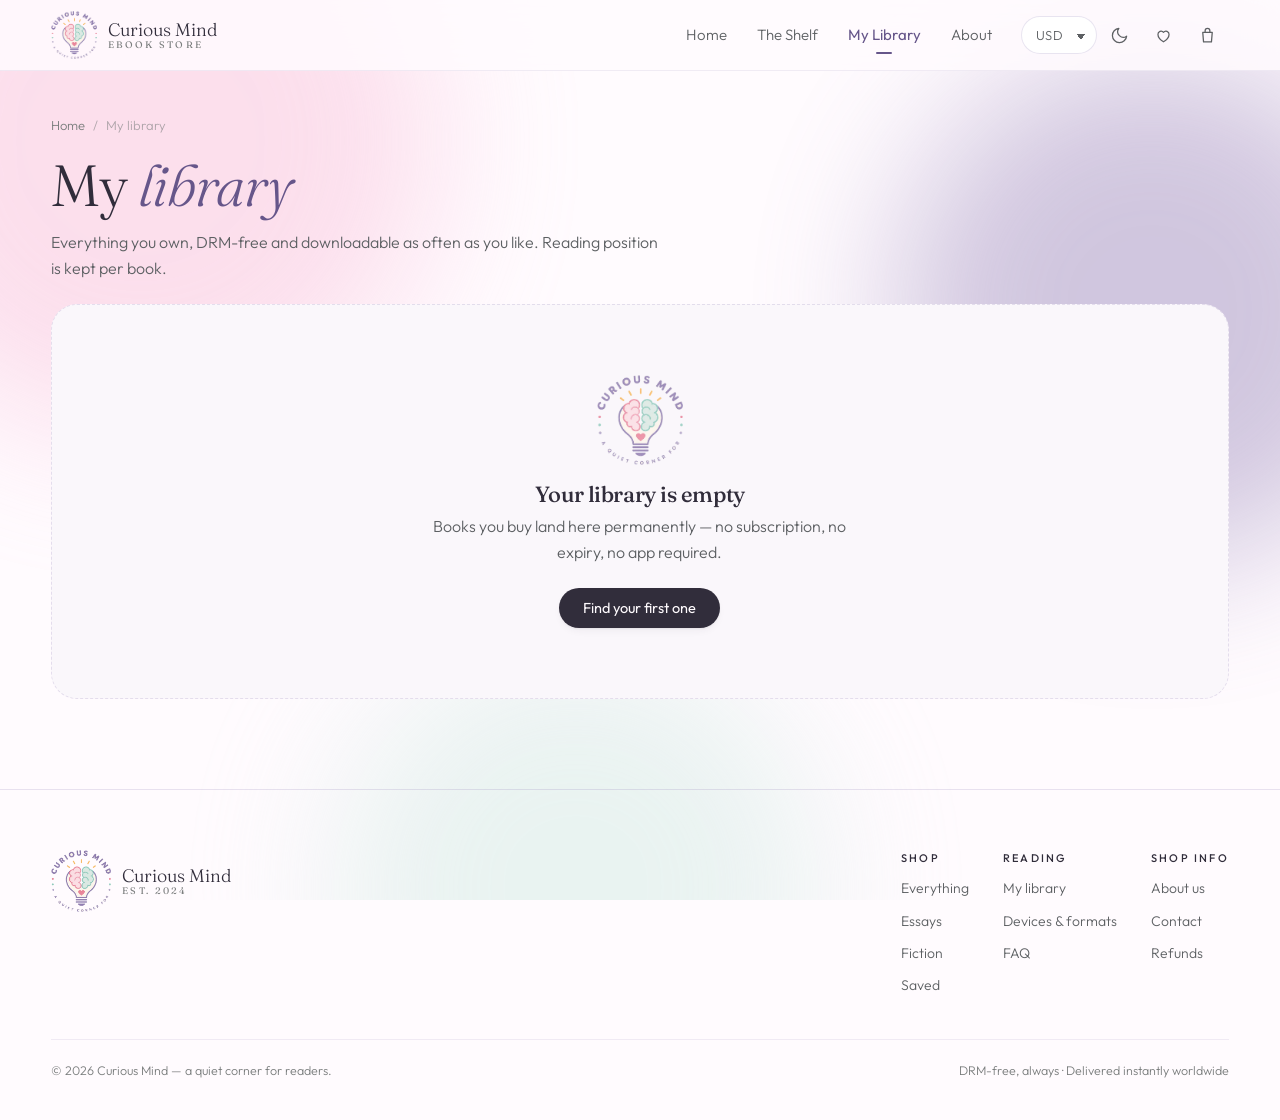
<file: library.html>
<!doctype html>
<html lang="en">
<head>
<meta charset="utf-8">
<meta name="viewport" content="width=device-width, initial-scale=1">
<title>My library — Curious Mind</title>
<meta name="description" content="Every book you own, DRM-free and yours to keep.">
<meta name="theme-color" content="#FFFBFE" media="(prefers-color-scheme: light)">
<meta name="theme-color" content="#15131c" media="(prefers-color-scheme: dark)">
<meta property="og:type" content="website">
<meta property="og:locale" content="en_US">
<meta property="og:site_name" content="Curious Mind">
<meta property="og:title" content="My library — Curious Mind">
<meta property="og:description" content="Every book you own, DRM-free and yours to keep.">
<meta property="og:url" content="https://digitaldotdeveloper.github.io/curious-mind/library.html">
<meta property="og:image" content="https://digitaldotdeveloper.github.io/curious-mind/assets/og.jpg?v=2">
<meta property="og:image:secure_url" content="https://digitaldotdeveloper.github.io/curious-mind/assets/og.jpg?v=2">
<meta property="og:image:type" content="image/jpeg">
<meta property="og:image:width" content="1200">
<meta property="og:image:height" content="630">
<meta property="og:image:alt" content="Curious Mind — a lightbulb pouring out books, mountains, a whale and a hot-air balloon">
<meta name="twitter:card" content="summary_large_image">
<meta name="twitter:title" content="My library — Curious Mind">
<meta name="twitter:description" content="Every book you own, DRM-free and yours to keep.">
<meta name="twitter:image" content="https://digitaldotdeveloper.github.io/curious-mind/assets/og.jpg?v=2">
<link rel="canonical" href="https://digitaldotdeveloper.github.io/curious-mind/library.html">
<style>
.pl{position:fixed;inset:0;z-index:9999;display:flex;align-items:center;justify-content:center;
  background:#FFFBFE;transition:opacity .5s cubic-bezier(.22,1,.36,1),visibility .5s}
.pl-off{opacity:0;visibility:hidden;pointer-events:none}
.pl-in{display:flex;flex-direction:column;align-items:center;gap:16px;text-align:center;padding:24px}
.pl img{width:92px;height:auto}
.pl-name{font-family:Georgia,'Times New Roman',serif;font-size:21px;color:#312d3b}
.pl-slogan{margin-top:5px;font-size:10.5px;letter-spacing:.26em;text-transform:uppercase;color:#7A7D7D}
.pl-bar{width:170px;height:3px;border-radius:3px;background:rgba(151,133,185,.22);overflow:hidden}
.pl-fill{display:block;height:100%;width:100%;transform-origin:0 50%;transform:scaleX(0);
  background:linear-gradient(90deg,#9785B9,#F8BBD7);animation:plload 5s cubic-bezier(.15,.85,.25,1) forwards}
@keyframes plload{0%{transform:scaleX(.04)}55%{transform:scaleX(.72)}100%{transform:scaleX(.94)}}
.pl-done .pl-fill{animation:none;transform:scaleX(1);transition:transform .25s ease-out}
body.pl-lock{overflow:hidden}
@media (prefers-color-scheme:dark){
  .pl{background:#15131c}.pl-name{color:#f3effa}.pl-slogan{color:#8f8a9c}
}
@media (prefers-reduced-motion:reduce){.pl-fill{animation:none;transform:scaleX(.9)}}
</style>
<link rel="icon" href="assets/favicon.ico">
<link rel="preconnect" href="https://fonts.googleapis.com">
<link rel="preconnect" href="https://fonts.gstatic.com" crossorigin>
<link rel="preload" as="style" href="https://fonts.googleapis.com/css2?family=Fraunces:ital,opsz,wght@0,9..144,300;0,9..144,500;0,9..144,700;1,9..144,300;1,9..144,500&family=Outfit:wght@300;400;500;600&display=swap" onload="this.onload=null;this.rel='stylesheet'">
<noscript><link rel="stylesheet" href="https://fonts.googleapis.com/css2?family=Fraunces:ital,opsz,wght@0,9..144,300;0,9..144,500;0,9..144,700;1,9..144,300;1,9..144,500&family=Outfit:wght@300;400;500;600&display=swap"></noscript>
<link rel="stylesheet" href="assets/curious.min.css?v=7703edbb">
</head>
<body class="pl-lock">
<div class="pl" id="cmload" role="status" aria-label="Loading Curious Mind">
  <div class="pl-in">
    <img src="assets/logo.webp" alt="" width="92" height="96" fetchpriority="high">
    <div>
      <div class="pl-name">Curious Mind</div>
      <div class="pl-slogan">Stories today. Ideas forever.</div>
    </div>
    <div class="pl-bar"><i class="pl-fill"></i></div>
  </div>
</div>
<script>
(function(){
  var box=document.getElementById('cmload'); if(!box) return;
  var done=false;
  function finish(){
    if(done) return; done=true;
    box.classList.add('pl-done');
    setTimeout(function(){
      box.classList.add('pl-off');
      document.body.classList.remove('pl-lock');
      setTimeout(function(){ if(box.parentNode) box.parentNode.removeChild(box); },600);
    },180);
  }
  window.CMload={finish:finish};
  var imgs=[].slice.call(document.images).filter(function(i){ return i.loading!=='lazy'; });
  var left=imgs.length+1;
  function tick(){ if(--left<=0) finish(); }
  imgs.forEach(function(i){
    if(i.complete && i.naturalWidth>0) return tick();
    i.addEventListener('load',tick,{once:true});
    i.addEventListener('error',tick,{once:true});
  });
  if(document.fonts&&document.fonts.ready) document.fonts.ready.then(tick)['catch'](tick); else tick();
  window.addEventListener('load',function(){ setTimeout(finish,60); });
  var since=(performance&&performance.now)?performance.now():0;
  setTimeout(finish, Math.max(600, 5000-since));   /* from navigation, so a slow
     start does not extend the wait — nothing may ever trap the reader */
})();
</script>
<noscript><style>.pl{display:none}body.pl-lock{overflow:auto}</style></noscript>

<a class="skip" href="#main">Skip to content</a>
<main id="main" class="shell" style="min-height:60vh"></main>

<script src="assets/data.js?v=9f23a523"></script>
<script src="assets/app.js?v=a93cde91"></script>
<script>
CM.boot(function(){
  var main=CM.$("#main");

  function render(){
    var ids=CM.library(), orders=CM.orders();
    var head='<div class="pagehead"><nav class="crumbs"><a href="index.html">Home</a><span>/</span>'+
      '<span aria-current="page">My library</span></nav>'+
      '<h1>My <em>library</em></h1>'+
      '<p>Everything you own, DRM-free and downloadable as often as you like. Reading position is kept per book.</p></div>';

    if(!ids.length){
      main.innerHTML=head+'<div class="empty"><img src="assets/logo.webp" alt="">'+
        '<h3>Your library is empty</h3>'+
        '<p>Books you buy land here permanently — no subscription, no expiry, no app required.</p>'+
        '<a class="btn btn-primary" href="shop.html">Find your first one</a></div>';
      return;
    }

    main.innerHTML=head+
      '<div class="libgrid">'+ids.map(function(id){
        var b=CM.book(id); if(!b) return "";
        var p=Math.round(CM.progress(id));
        return '<article class="bookcard libcard reveal">'+
          '<a class="cover-link" href="read.html?id='+b.id+'" aria-label="Read '+CM.esc(b.title)+'">'+CM.coverHTML(b)+'</a>'+
          '<div class="bc-body"><h3><a href="read.html?id='+b.id+'">'+CM.esc(b.title)+'</a></h3>'+
          '<p class="auth">'+CM.esc(b.author)+'</p>'+
          '<div class="lib-prog"><div class="bar"><i style="width:'+p+'%"></i></div>'+
            '<span>'+(p>96?"Finished":(p>2?p+"% read":"Not started"))+'</span></div>'+
          '<div class="bc-foot"><a class="btn btn-quiet btn-sm btn-block" href="read.html?id='+b.id+'">'+
            (p>2&&p<97?"Continue":"Read")+'</a></div></div></article>';
      }).join("")+'</div>'+

      (orders.length
        ? '<section class="section-sm"><div class="shead"><div><h2>Order <em>history</em></h2></div></div>'+
          '<div>'+orders.map(function(o){
            var d=new Date(o.date);
            return '<div class="lineitem"><div class="li-body"><h3 style="font-size:16px">'+o.no+'</h3>'+
              '<p class="li-meta">'+d.toLocaleDateString(undefined,{year:"numeric",month:"long",day:"numeric"})+
              ' · '+o.items.length+' '+(o.items.length===1?"ebook":"ebooks")+' · sent to '+CM.esc(o.email)+'</p></div>'+
              '<div class="li-side"><span class="pricetag" style="font-size:17px">'+CM.money(o.totalUSD)+'</span></div></div>';
          }).join("")+'</div></section>'
        : "");

    CM.reveal(main);
  }

  render();
  document.addEventListener("cm:currency",render);
});
</script>
</body>
</html>
</file>
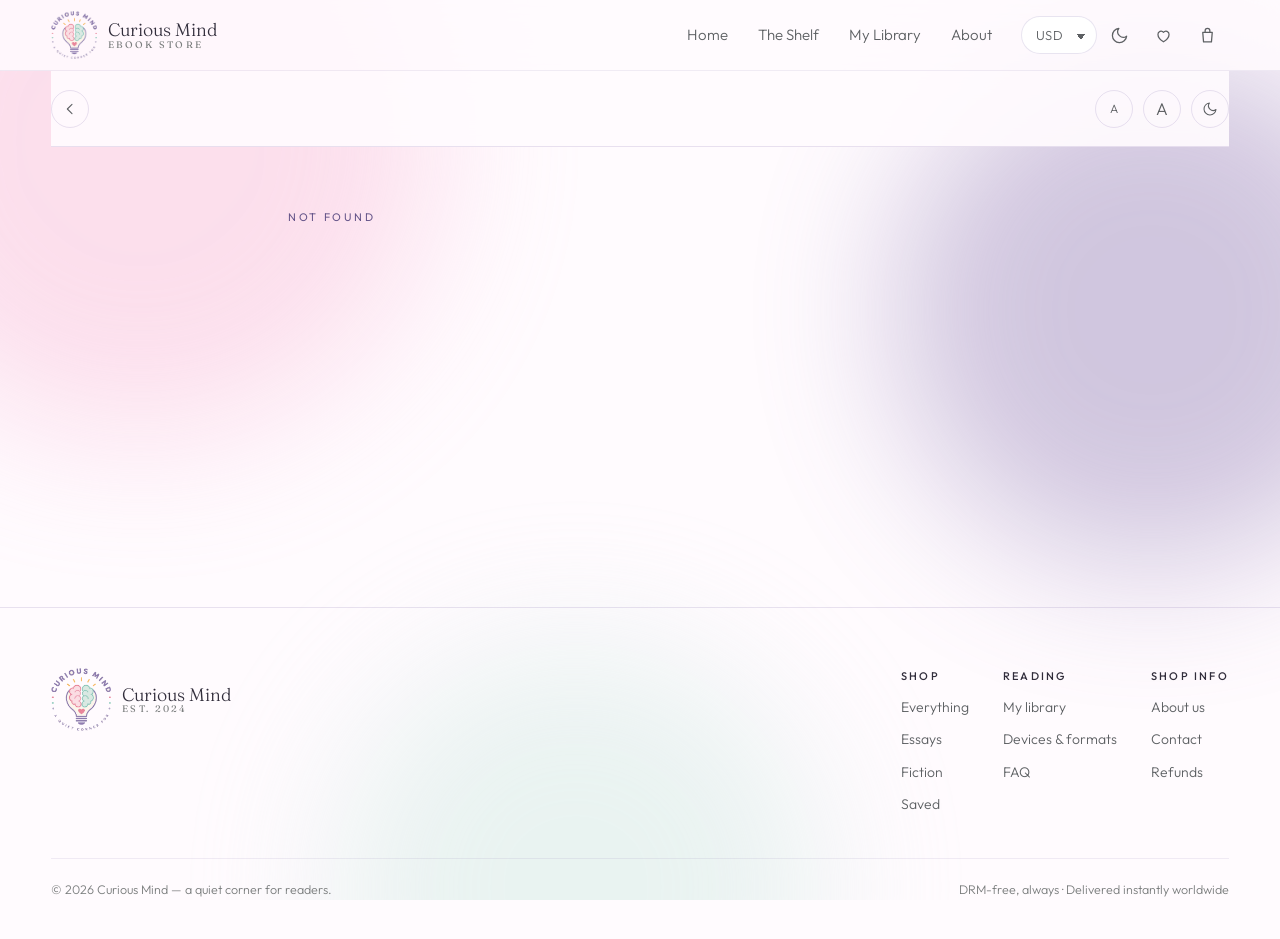
<file: read.html>
<!doctype html>
<html lang="en">
<head>
<meta charset="utf-8">
<meta name="viewport" content="width=device-width, initial-scale=1">
<title>Read — Curious Mind</title>
<meta name="description" content="Chapter one, free to read.">
<meta name="theme-color" content="#FFFBFE" media="(prefers-color-scheme: light)">
<meta name="theme-color" content="#15131c" media="(prefers-color-scheme: dark)">
<meta property="og:type" content="website">
<meta property="og:locale" content="en_US">
<meta property="og:site_name" content="Curious Mind">
<meta property="og:title" content="Read — Curious Mind">
<meta property="og:description" content="Chapter one, free to read.">
<meta property="og:url" content="https://digitaldotdeveloper.github.io/curious-mind/read.html">
<meta property="og:image" content="https://digitaldotdeveloper.github.io/curious-mind/assets/og.jpg?v=2">
<meta property="og:image:secure_url" content="https://digitaldotdeveloper.github.io/curious-mind/assets/og.jpg?v=2">
<meta property="og:image:type" content="image/jpeg">
<meta property="og:image:width" content="1200">
<meta property="og:image:height" content="630">
<meta property="og:image:alt" content="Curious Mind — a lightbulb pouring out books, mountains, a whale and a hot-air balloon">
<meta name="twitter:card" content="summary_large_image">
<meta name="twitter:title" content="Read — Curious Mind">
<meta name="twitter:description" content="Chapter one, free to read.">
<meta name="twitter:image" content="https://digitaldotdeveloper.github.io/curious-mind/assets/og.jpg?v=2">
<link rel="canonical" href="https://digitaldotdeveloper.github.io/curious-mind/read.html">
<style>
.pl{position:fixed;inset:0;z-index:9999;display:flex;align-items:center;justify-content:center;
  background:#FFFBFE;transition:opacity .5s cubic-bezier(.22,1,.36,1),visibility .5s}
.pl-off{opacity:0;visibility:hidden;pointer-events:none}
.pl-in{display:flex;flex-direction:column;align-items:center;gap:16px;text-align:center;padding:24px}
.pl img{width:92px;height:auto}
.pl-name{font-family:Georgia,'Times New Roman',serif;font-size:21px;color:#312d3b}
.pl-slogan{margin-top:5px;font-size:10.5px;letter-spacing:.26em;text-transform:uppercase;color:#7A7D7D}
.pl-bar{width:170px;height:3px;border-radius:3px;background:rgba(151,133,185,.22);overflow:hidden}
.pl-fill{display:block;height:100%;width:100%;transform-origin:0 50%;transform:scaleX(0);
  background:linear-gradient(90deg,#9785B9,#F8BBD7);animation:plload 5s cubic-bezier(.15,.85,.25,1) forwards}
@keyframes plload{0%{transform:scaleX(.04)}55%{transform:scaleX(.72)}100%{transform:scaleX(.94)}}
.pl-done .pl-fill{animation:none;transform:scaleX(1);transition:transform .25s ease-out}
body.pl-lock{overflow:hidden}
@media (prefers-color-scheme:dark){
  .pl{background:#15131c}.pl-name{color:#f3effa}.pl-slogan{color:#8f8a9c}
}
@media (prefers-reduced-motion:reduce){.pl-fill{animation:none;transform:scaleX(.9)}}
</style>
<link rel="icon" href="assets/favicon.ico">
<link rel="preconnect" href="https://fonts.googleapis.com">
<link rel="preconnect" href="https://fonts.gstatic.com" crossorigin>
<link rel="preload" as="style" href="https://fonts.googleapis.com/css2?family=Fraunces:ital,opsz,wght@0,9..144,300;0,9..144,500;0,9..144,700;1,9..144,300;1,9..144,500&family=Outfit:wght@300;400;500;600&display=swap" onload="this.onload=null;this.rel='stylesheet'">
<noscript><link rel="stylesheet" href="https://fonts.googleapis.com/css2?family=Fraunces:ital,opsz,wght@0,9..144,300;0,9..144,500;0,9..144,700;1,9..144,300;1,9..144,500&family=Outfit:wght@300;400;500;600&display=swap"></noscript>
<link rel="stylesheet" href="assets/curious.min.css?v=7703edbb">
</head>
<body class="reading pl-lock">
<div class="pl" id="cmload" role="status" aria-label="Loading Curious Mind">
  <div class="pl-in">
    <img src="assets/logo.webp" alt="" width="92" height="96" fetchpriority="high">
    <div>
      <div class="pl-name">Curious Mind</div>
      <div class="pl-slogan">Stories today. Ideas forever.</div>
    </div>
    <div class="pl-bar"><i class="pl-fill"></i></div>
  </div>
</div>
<script>
(function(){
  var box=document.getElementById('cmload'); if(!box) return;
  var done=false;
  function finish(){
    if(done) return; done=true;
    box.classList.add('pl-done');
    setTimeout(function(){
      box.classList.add('pl-off');
      document.body.classList.remove('pl-lock');
      setTimeout(function(){ if(box.parentNode) box.parentNode.removeChild(box); },600);
    },180);
  }
  window.CMload={finish:finish};
  var imgs=[].slice.call(document.images).filter(function(i){ return i.loading!=='lazy'; });
  var left=imgs.length+1;
  function tick(){ if(--left<=0) finish(); }
  imgs.forEach(function(i){
    if(i.complete && i.naturalWidth>0) return tick();
    i.addEventListener('load',tick,{once:true});
    i.addEventListener('error',tick,{once:true});
  });
  if(document.fonts&&document.fonts.ready) document.fonts.ready.then(tick)['catch'](tick); else tick();
  window.addEventListener('load',function(){ setTimeout(finish,60); });
  var since=(performance&&performance.now)?performance.now():0;
  setTimeout(finish, Math.max(600, 5000-since));   /* from navigation, so a slow
     start does not extend the wait — nothing may ever trap the reader */
})();
</script>
<noscript><style>.pl{display:none}body.pl-lock{overflow:auto}</style></noscript>

<span class="rprog" id="rprog" aria-hidden="true"></span>
<a class="skip" href="#chap">Skip to the chapter</a>

<div class="shell">
  <div class="rbar" id="rbar">
    <a class="rtool" href="#" id="backBtn" aria-label="Back to the book">
      <svg viewBox="0 0 24 24"><path d="M15 5l-7 7 7 7"/></svg></a>
    <div class="now"><b id="rTitle">&nbsp;</b><span id="rMeta">&nbsp;</span></div>
    <button class="rtool sm" id="fsDown" aria-label="Smaller text">A</button>
    <button class="rtool lg" id="fsUp" aria-label="Larger text">A</button>
    <button class="rtool" id="sepiaBtn" aria-pressed="false" aria-label="Sepia paper">
      <svg viewBox="0 0 24 24"><path d="M21 12.8A9 9 0 1 1 11.2 3a7 7 0 0 0 9.8 9.8z"/></svg></button>
  </div>
</div>

<main>
  <article class="chap" id="chap"></article>
  <div class="endcap" id="endcap"></div>
</main>

<script src="assets/data.js?v=9f23a523"></script>
<script src="assets/app.js?v=a93cde91"></script>
<script>
CM.boot(function(){
  var b=CM.book(CM.param("id"));
  var chap=CM.$("#chap"), endcap=CM.$("#endcap"), prog=CM.$("#rprog");

  if(!b){
    chap.innerHTML='<span class="kicker">Not found</span><h1>That chapter isn\'t here</h1>'+
      '<p>The book may have come off the shelf.</p>';
    endcap.innerHTML='<a class="btn btn-primary" href="shop.html">Browse the shelf</a>';
    return;
  }

  document.title = b.chapter.title.replace(/^One · /,"") + " — " + b.title + " — Curious Mind";
  CM.$("#backBtn").href="book.html?id="+b.id;
  CM.$("#rTitle").textContent=b.title;
  CM.$("#rMeta").textContent=b.author+" · "+b.cat;

  /* verse lines in poetry are marked with / and // in the source text */
  function para(t){ return '<p>'+CM.esc(t).replace(/\/\//g,"<br>").replace(/ \/ /g,"<br>")+'</p>'; }

  chap.innerHTML='<span class="kicker">'+(CM.owns(b.id)?"Your library":"Free preview")+'</span>'+
    '<h1>'+CM.esc(b.chapter.title).replace("·","<em>·</em>")+'</h1>'+
    b.chapter.paras.map(para).join("")+
    '<div class="rule"></div>';

  var owned=CM.owns(b.id);
  var idx=CATALOGUE.indexOf(b), nxt=CATALOGUE[(idx+1)%CATALOGUE.length];
  endcap.innerHTML='<p class="note">'+(owned?"End of chapter one.":"Chapter one ends here.")+'</p>'+
    '<div class="acts">'+
      (owned
        ? '<a class="btn btn-primary" href="library.html">Back to your library</a>'
        : (CM.inCart(b.id)
            ? '<a class="btn btn-primary" href="cart.html">In your bag — checkout</a>'
            : '<button class="btn btn-primary" data-add="'+b.id+'">Buy the full ebook — <span data-usd="'+b.price+'">'+CM.money(b.price)+'</span></button>')+
          '<a class="btn btn-ghost" href="book.html?id='+b.id+'">About this book</a>')+
    '</div>'+
    '<a class="nextlink" href="read.html?id='+nxt.id+'">Next on the shelf: '+CM.esc(nxt.title)+' &rarr;</a>';

  /* ---------- reading preferences ---------- */
  var FS=[16,18,20,23], fsIdx=CM.read("cm.fs",1);
  function applyFs(){ document.documentElement.style.setProperty("--fs",FS[fsIdx]+"px"); CM.write("cm.fs",fsIdx); }
  applyFs();
  CM.$("#fsUp").addEventListener("click",function(){ fsIdx=Math.min(FS.length-1,fsIdx+1); applyFs(); });
  CM.$("#fsDown").addEventListener("click",function(){ fsIdx=Math.max(0,fsIdx-1); applyFs(); });

  var sepiaOn=CM.read("cm.sepia",false), sBtn=CM.$("#sepiaBtn");
  function applySepia(){ document.body.classList.toggle("sepia",sepiaOn); sBtn.setAttribute("aria-pressed",sepiaOn?"true":"false"); CM.write("cm.sepia",sepiaOn); }
  applySepia();
  sBtn.addEventListener("click",function(){ sepiaOn=!sepiaOn; applySepia(); });

  /* ---------- progress: bar, save, restore ---------- */
  function docPct(){
    var max=document.documentElement.scrollHeight-innerHeight;
    return max>0 ? Math.min(100,Math.max(0,(scrollY/max)*100)) : 0;
  }
  var saveTimer=null;
  addEventListener("scroll",function(){
    var p=docPct();
    prog.style.width=p+"%";
    clearTimeout(saveTimer);
    saveTimer=setTimeout(function(){ CM.setProgress(b.id,p); },250);
  },{passive:true});

  var was=CM.progress(b.id);
  if(was>4 && was<97){
    setTimeout(function(){
      var max=document.documentElement.scrollHeight-innerHeight;
      scrollTo({top:max*(was/100), behavior:"auto"});
      CM.toast("Picked up where you left off — "+Math.round(was)+"%");
    },240);
  }
  prog.style.width=docPct()+"%";

  document.addEventListener("keydown",function(e){
    if(e.key==="Escape") location.href="book.html?id="+b.id;
  });
  document.addEventListener("cm:cart",function(){ location.reload(); });
});
</script>
</body>
</html>
</file>
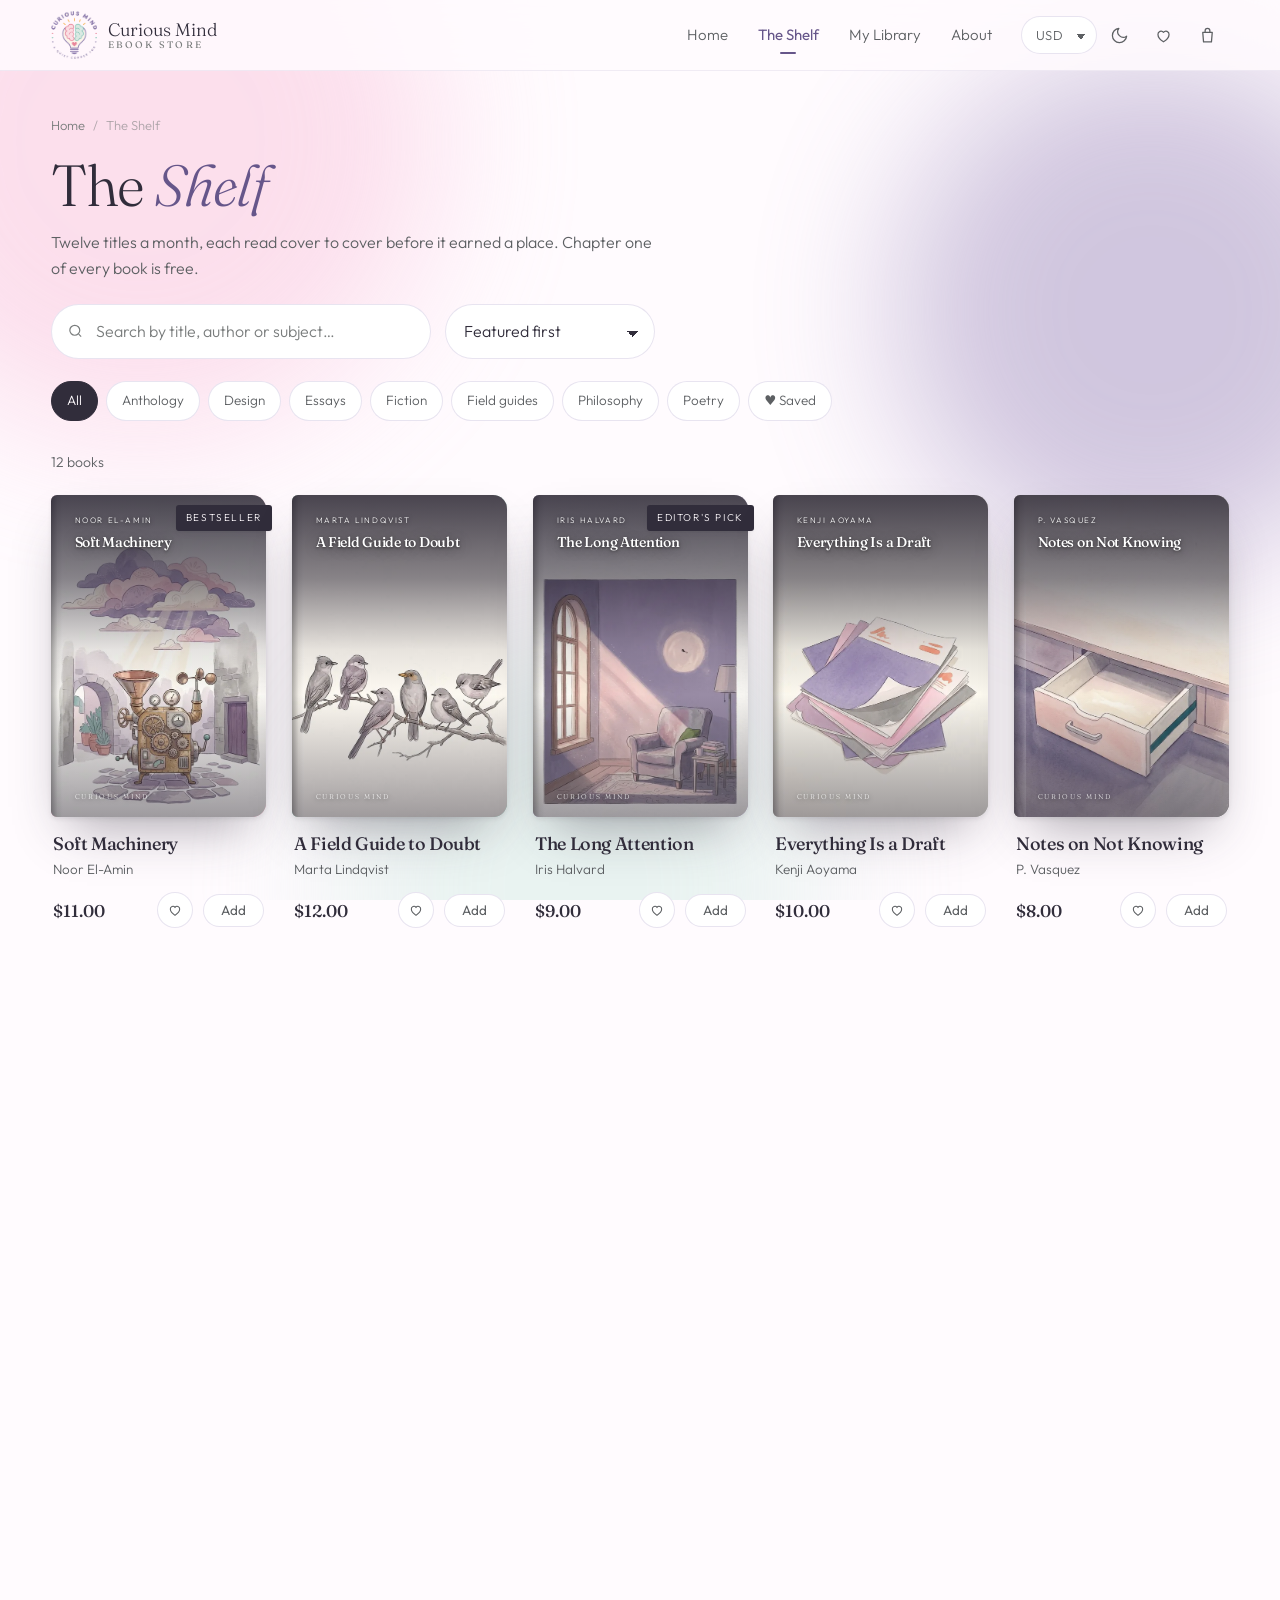
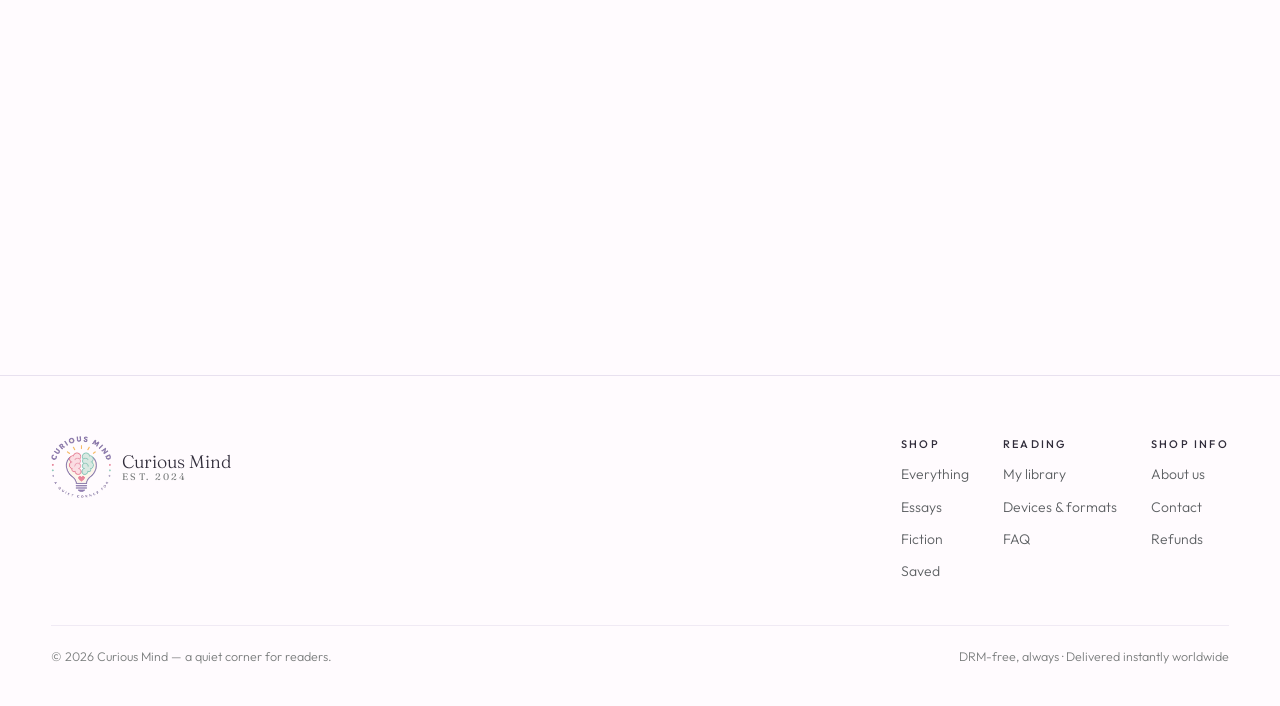
<file: shop.html>
<!doctype html>
<html lang="en">
<head>
<meta charset="utf-8">
<meta name="viewport" content="width=device-width, initial-scale=1">
<title>The Shelf — Curious Mind</title>
<meta name="description" content="The whole Curious Mind catalogue: twelve hand-picked, DRM-free ebooks. Search, filter and read chapter one free.">
<meta name="theme-color" content="#FFFBFE" media="(prefers-color-scheme: light)">
<meta name="theme-color" content="#15131c" media="(prefers-color-scheme: dark)">
<meta property="og:type" content="website">
<meta property="og:locale" content="en_US">
<meta property="og:site_name" content="Curious Mind">
<meta property="og:title" content="The Shelf — Curious Mind">
<meta property="og:description" content="Twelve hand-picked ebooks. Search, filter, and read chapter one of any of them free.">
<meta property="og:url" content="https://digitaldotdeveloper.github.io/curious-mind/shop.html">
<meta property="og:image" content="https://digitaldotdeveloper.github.io/curious-mind/assets/og.jpg?v=2">
<meta property="og:image:secure_url" content="https://digitaldotdeveloper.github.io/curious-mind/assets/og.jpg?v=2">
<meta property="og:image:type" content="image/jpeg">
<meta property="og:image:width" content="1200">
<meta property="og:image:height" content="630">
<meta property="og:image:alt" content="Curious Mind — a lightbulb pouring out books, mountains, a whale and a hot-air balloon">
<meta name="twitter:card" content="summary_large_image">
<meta name="twitter:title" content="The Shelf — Curious Mind">
<meta name="twitter:description" content="Twelve hand-picked ebooks. Search, filter, and read chapter one of any of them free.">
<meta name="twitter:image" content="https://digitaldotdeveloper.github.io/curious-mind/assets/og.jpg?v=2">
<link rel="canonical" href="https://digitaldotdeveloper.github.io/curious-mind/shop.html">
<style>
.pl{position:fixed;inset:0;z-index:9999;display:flex;align-items:center;justify-content:center;
  background:#FFFBFE;transition:opacity .5s cubic-bezier(.22,1,.36,1),visibility .5s}
.pl-off{opacity:0;visibility:hidden;pointer-events:none}
.pl-in{display:flex;flex-direction:column;align-items:center;gap:16px;text-align:center;padding:24px}
.pl img{width:92px;height:auto}
.pl-name{font-family:Georgia,'Times New Roman',serif;font-size:21px;color:#312d3b}
.pl-slogan{margin-top:5px;font-size:10.5px;letter-spacing:.26em;text-transform:uppercase;color:#7A7D7D}
.pl-bar{width:170px;height:3px;border-radius:3px;background:rgba(151,133,185,.22);overflow:hidden}
.pl-fill{display:block;height:100%;width:100%;transform-origin:0 50%;transform:scaleX(0);
  background:linear-gradient(90deg,#9785B9,#F8BBD7);animation:plload 5s cubic-bezier(.15,.85,.25,1) forwards}
@keyframes plload{0%{transform:scaleX(.04)}55%{transform:scaleX(.72)}100%{transform:scaleX(.94)}}
.pl-done .pl-fill{animation:none;transform:scaleX(1);transition:transform .25s ease-out}
body.pl-lock{overflow:hidden}
@media (prefers-color-scheme:dark){
  .pl{background:#15131c}.pl-name{color:#f3effa}.pl-slogan{color:#8f8a9c}
}
@media (prefers-reduced-motion:reduce){.pl-fill{animation:none;transform:scaleX(.9)}}
</style>
<link rel="icon" href="assets/favicon.ico">
<link rel="preconnect" href="https://fonts.googleapis.com">
<link rel="preconnect" href="https://fonts.gstatic.com" crossorigin>
<link rel="preload" as="style" href="https://fonts.googleapis.com/css2?family=Fraunces:ital,opsz,wght@0,9..144,300;0,9..144,500;0,9..144,700;1,9..144,300;1,9..144,500&family=Outfit:wght@300;400;500;600&display=swap" onload="this.onload=null;this.rel='stylesheet'">
<noscript><link rel="stylesheet" href="https://fonts.googleapis.com/css2?family=Fraunces:ital,opsz,wght@0,9..144,300;0,9..144,500;0,9..144,700;1,9..144,300;1,9..144,500&family=Outfit:wght@300;400;500;600&display=swap"></noscript>
<link rel="stylesheet" href="assets/curious.min.css?v=7703edbb">
</head>
<body class="pl-lock">
<div class="pl" id="cmload" role="status" aria-label="Loading Curious Mind">
  <div class="pl-in">
    <img src="assets/logo.webp" alt="" width="92" height="96" fetchpriority="high">
    <div>
      <div class="pl-name">Curious Mind</div>
      <div class="pl-slogan">Stories today. Ideas forever.</div>
    </div>
    <div class="pl-bar"><i class="pl-fill"></i></div>
  </div>
</div>
<script>
(function(){
  var box=document.getElementById('cmload'); if(!box) return;
  var done=false;
  function finish(){
    if(done) return; done=true;
    box.classList.add('pl-done');
    setTimeout(function(){
      box.classList.add('pl-off');
      document.body.classList.remove('pl-lock');
      setTimeout(function(){ if(box.parentNode) box.parentNode.removeChild(box); },600);
    },180);
  }
  window.CMload={finish:finish};
  var imgs=[].slice.call(document.images).filter(function(i){ return i.loading!=='lazy'; });
  var left=imgs.length+1;
  function tick(){ if(--left<=0) finish(); }
  imgs.forEach(function(i){
    if(i.complete && i.naturalWidth>0) return tick();
    i.addEventListener('load',tick,{once:true});
    i.addEventListener('error',tick,{once:true});
  });
  if(document.fonts&&document.fonts.ready) document.fonts.ready.then(tick)['catch'](tick); else tick();
  window.addEventListener('load',function(){ setTimeout(finish,60); });
  var since=(performance&&performance.now)?performance.now():0;
  setTimeout(finish, Math.max(600, 5000-since));   /* from navigation, so a slow
     start does not extend the wait — nothing may ever trap the reader */
})();
</script>
<noscript><style>.pl{display:none}body.pl-lock{overflow:auto}</style></noscript>

<a class="skip" href="#main">Skip to content</a>

<main id="main" class="shell">
  <div class="pagehead">
    <nav class="crumbs" aria-label="Breadcrumb"><a href="index.html">Home</a><span>/</span><span aria-current="page">The Shelf</span></nav>
    <h1 id="shopTitle">The <em>Shelf</em></h1>
    <p id="shopSub">Twelve titles a month, each read cover to cover before it earned a place. Chapter one of every book is free.</p>
  </div>

  <div class="toolbar">
    <div class="searchwrap">
      <svg viewBox="0 0 24 24"><circle cx="11" cy="11" r="7"/><path d="M20 20l-3.5-3.5"/></svg>
      <label class="sr" for="q">Search books</label>
      <input class="input" id="q" type="search" placeholder="Search by title, author or subject…" autocomplete="off">
    </div>
    <label class="sr" for="sort">Sort by</label>
    <select class="input" id="sort" style="max-width:210px">
      <option value="featured">Featured first</option>
      <option value="new">Newest</option>
      <option value="rating">Best rated</option>
      <option value="price-asc">Price: low to high</option>
      <option value="price-desc">Price: high to low</option>
      <option value="title">Title A–Z</option>
    </select>
  </div>

  <div class="chiprow" id="chips" role="group" aria-label="Filter by category"></div>

  <p class="resultline" id="resultLine"></p>
  <div class="grid-books" id="grid"></div>
  <div id="emptySlot"></div>
</main>

<script src="assets/data.js?v=9f23a523"></script>
<script src="assets/app.js?v=a93cde91"></script>
<script>
CM.boot(function(){
  var q=CM.$("#q"), sortSel=CM.$("#sort"), chips=CM.$("#chips"), grid=CM.$("#grid"),
      line=CM.$("#resultLine"), emptySlot=CM.$("#emptySlot");

  var cats=["All"].concat(CATALOGUE.map(function(b){ return b.cat; })
    .filter(function(v,i,a){ return a.indexOf(v)===i; }).sort());

  var state = {
    cat: CM.param("cat") || "All",
    view: CM.param("view") || "all",
    q: "",
    sort: "featured"
  };
  if(cats.indexOf(state.cat)<0) state.cat="All";

  if(state.view==="saved"){
    CM.$("#shopTitle").innerHTML='Saved for <em>later</em>';
    CM.$("#shopSub").textContent="Books you've set aside. They stay here until you take them off.";
  }

  chips.innerHTML = cats.map(function(c){
    return '<button class="chip" type="button" data-cat="'+CM.esc(c)+'" aria-pressed="'+(c===state.cat?"true":"false")+'">'+CM.esc(c)+'</button>';
  }).join("") + '<button class="chip" type="button" data-view="saved" aria-pressed="'+(state.view==="saved"?"true":"false")+'">♥ Saved</button>';

  chips.addEventListener("click",function(e){
    var c=e.target.closest("[data-cat]"), v=e.target.closest("[data-view]");
    if(c){ state.cat=c.getAttribute("data-cat"); state.view="all"; }
    else if(v){ state.view = state.view==="saved"?"all":"saved"; }
    else return;
    CM.$$(".chip",chips).forEach(function(b){
      var on = (b.getAttribute("data-cat")===state.cat && state.view!=="saved") ||
               (b.hasAttribute("data-view") && state.view==="saved");
      b.setAttribute("aria-pressed", on?"true":"false");
    });
    paint();
  });

  q.addEventListener("input",function(){ state.q=this.value.trim().toLowerCase(); paint(); });
  sortSel.addEventListener("change",function(){ state.sort=this.value; paint(); });

  function match(b){
    if(state.view==="saved" && !CM.isSaved(b.id)) return false;
    if(state.cat!=="All" && b.cat!==state.cat) return false;
    if(!state.q) return true;
    return (b.title+" "+b.author+" "+b.cat+" "+b.blurb).toLowerCase().indexOf(state.q)>-1;
  }
  function sorter(a,b){
    switch(state.sort){
      case "new": return b.year-a.year || b.rating-a.rating;
      case "rating": return b.rating-a.rating;
      case "price-asc": return a.price-b.price;
      case "price-desc": return b.price-a.price;
      case "title": return a.title.localeCompare(b.title);
      default: return (b.featured?1:0)-(a.featured?1:0) || b.rating-a.rating;
    }
  }

  function paint(){
    var list=CATALOGUE.filter(match).sort(sorter);
    grid.innerHTML=list.map(CM.bookCard).join("");
    emptySlot.innerHTML="";
    line.textContent = list.length
      ? (list.length+(list.length===1?" book":" books")+(state.cat!=="All"?" in "+state.cat:"")+(state.q?' matching “'+state.q+'”':""))
      : "";
    if(!list.length){
      emptySlot.innerHTML='<div class="empty"><img src="assets/logo.webp" alt="">'+
        '<h3>'+(state.view==="saved"?"Nothing saved yet":"No books match that")+'</h3>'+
        '<p>'+(state.view==="saved"
            ? "Tap the heart on any cover and it will wait for you here."
            : "Try a shorter search, or clear the filters and browse the whole shelf.")+'</p>'+
        '<a class="btn btn-primary" href="shop.html">Browse everything</a></div>';
    }
    CM.reveal(grid);
  }

  paint();
  document.addEventListener("cm:currency",paint);
  document.addEventListener("cm:cart",paint);
  document.addEventListener("cm:savedchange",function(){ if(state.view==="saved") paint(); });
});
</script>
</body>
</html>
</file>
<file: assets/curious.min.css>
/* site.css */
:root{--violet:#9785B9;--blush:#F8BBD7;--ash:#BDBDBD;--paper:#FFFBFE;--slate:#7A7D7D;--violet-deep:#66568a;--violet-soft:#f1ecf7;--blush-soft:#fdf1f6;--ink:#312d3b;--ink-2:#4c4757;--muted:#5d6063;--faint:#7A7D7D;--surface:#ffffff;--surface-2:#faf7fb;--line:rgba(151,133,185,.22);--line-2:rgba(151,133,185,.14);--ok:#3f7f74;--warn:#b4603f;--shadow-sm:0 1px 2px rgba(49,45,59,.06),0 4px 12px -6px rgba(49,45,59,.14);--shadow-md:0 2px 4px rgba(49,45,59,.06),0 18px 36px -20px rgba(49,45,59,.30);--shadow-lg:0 3px 6px rgba(49,45,59,.08),0 40px 70px -34px rgba(49,45,59,.44);--shadow-cover:0 2px 4px rgba(49,45,59,.10),0 26px 50px -18px rgba(49,45,59,.42);--r-xs:8px;--r-sm:12px;--r:18px;--r-lg:26px;--r-xl:34px;--r-pill:999px;--ease:cubic-bezier(.22,1,.36,1);--ease-out:cubic-bezier(.16,1,.3,1);--shell:min(1180px,92vw);--header-h:70px}html[data-theme="dark"]{--paper:#15131c;--surface:#1d1a26;--surface-2:#232030;--ink:#f3effa;--ink-2:#ded7ea;--muted:#a8a2b8;--faint:#8f8a9c;--violet:#b6a4d8;--violet-deep:#c9b9e6;--violet-soft:#2a2438;--blush:#eeaecd;--blush-soft:#2f2430;--ash:#57525f;--line:rgba(182,164,216,.20);--line-2:rgba(182,164,216,.12);--shadow-sm:0 1px 2px rgba(0,0,0,.4),0 4px 12px -6px rgba(0,0,0,.5);--shadow-md:0 2px 4px rgba(0,0,0,.4),0 18px 36px -20px rgba(0,0,0,.7);--shadow-lg:0 3px 6px rgba(0,0,0,.45),0 40px 70px -34px rgba(0,0,0,.8);--shadow-cover:0 2px 4px rgba(0,0,0,.5),0 26px 50px -18px rgba(0,0,0,.75)}*{box-sizing:border-box}html,body{margin:0;padding:0}html{scroll-behavior:smooth}body{background:var(--paper);color:var(--ink);font-family:'Outfit',system-ui,-apple-system,'Segoe UI',sans-serif;font-weight:300;font-size:16px;line-height:1.6;-webkit-font-smoothing:antialiased;overflow-x:hidden;transition:background .4s var(--ease),color .4s var(--ease)}h1,h2,h3,h4,.serif{font-family:'Fraunces','Iowan Old Style',Georgia,serif;font-weight:500;letter-spacing:-.02em;line-height:1.08;margin:0;color:var(--ink)}p{margin:0 0 1em}a{color:inherit;text-decoration:none}img{max-width:100%;display:block}button{font:inherit;color:inherit;background:none;border:0;cursor:pointer}input,select,textarea{font:inherit;color:inherit}hr{border:0;border-top:1px solid var(--line);margin:0}:focus-visible{outline:2px solid var(--violet-deep);outline-offset:3px;border-radius:4px}::selection{background:var(--blush);color:var(--ink)}.shell{width:var(--shell);margin-inline:auto}.skip{position:absolute;left:-9999px;top:0;z-index:999;padding:12px 18px;background:var(--ink);color:var(--paper);border-radius:0 0 var(--r-sm) 0}.skip:focus{left:0}.sr{position:absolute;width:1px;height:1px;padding:0;margin:-1px;overflow:hidden;clip:rect(0 0 0 0);white-space:nowrap;border:0}.aura{position:fixed;inset:0;z-index:-2;overflow:hidden;pointer-events:none}.aura b{position:absolute;display:block;border-radius:50%;filter:blur(72px);opacity:.45;will-change:transform}html[data-theme="dark"] .aura b{opacity:.20}.aura .a1{width:46vw;height:46vw;left:-12vw;top:-12vw;background:var(--blush)}.aura .a2{width:40vw;height:40vw;right:-10vw;top:6vh;background:var(--violet)}.aura .a3{width:38vw;height:38vw;left:26vw;bottom:-18vw;background:#cfe9e2}html[data-theme="dark"] .aura .a3{background:#3b6f66}.grain{position:fixed;inset:0;z-index:-1;pointer-events:none;opacity:.32;background-image:radial-gradient(rgba(122,125,125,.2) .6px,transparent .7px);background-size:4px 4px;mix-blend-mode:multiply}html[data-theme="dark"] .grain{opacity:.5;mix-blend-mode:screen;background-image:radial-gradient(rgba(255,255,255,.05) .6px,transparent .7px)}.site-header{position:sticky;top:0;z-index:80;backdrop-filter:blur(16px);background:color-mix(in srgb,var(--paper) 86%,transparent);border-bottom:1px solid var(--line-2);transition:box-shadow .3s,border-color .3s}.site-header.stuck{box-shadow:var(--shadow-sm);border-color:var(--line)}.hbar{display:flex;align-items:center;gap:10px;height:var(--header-h)}.brand{display:flex;align-items:center;gap:11px;margin-right:auto;min-width:0}.brand img{width:46px;height:auto}.brand .bn{font-family:'Fraunces',serif;font-size:18px;line-height:1.1;white-space:nowrap}.brand .bs{display:block;font-size:9.5px;letter-spacing:.24em;text-transform:uppercase;color:var(--faint);font-weight:400}.mainnav{display:flex;align-items:center;gap:4px}.mainnav a{position:relative;padding:9px 13px;border-radius:var(--r-pill);font-size:15px;color:var(--muted);transition:color .3s var(--ease),background .3s var(--ease)}.mainnav a:hover{color:var(--ink);background:var(--violet-soft)}.mainnav a[aria-current="page"]{color:var(--violet-deep);font-weight:400}.mainnav a[aria-current="page"]::after{content:"";position:absolute;left:50%;bottom:2px;width:16px;height:2px;border-radius:2px;background:var(--violet-deep);transform:translateX(-50%)}.hicons{display:flex;align-items:center;gap:2px;margin-left:6px}.iconbtn{position:relative;width:42px;height:42px;border-radius:50%;display:grid;place-items:center;color:var(--muted);transition:background .3s var(--ease),color .3s var(--ease),transform .3s var(--ease)}.iconbtn:hover{background:var(--violet-soft);color:var(--ink)}.iconbtn:active{transform:scale(.93)}.iconbtn svg{width:19px;height:19px;fill:none;stroke:currentColor;stroke-width:1.6;stroke-linecap:round;stroke-linejoin:round}.badge{position:absolute;top:4px;right:3px;min-width:17px;height:17px;padding:0 4px;border-radius:var(--r-pill);background:var(--violet-deep);color:#fff;font-size:10.5px;font-weight:500;display:none;place-items:center;line-height:1}html[data-theme="dark"] .badge{color:#1b1725}.badge.on{display:grid}.badge.pop{animation:pop .45s var(--ease)}@keyframes pop{0%{transform:scale(.4)}60%{transform:scale(1.25)}100%{transform:scale(1)}}.burger{display:none}@media (max-width:880px){.mainnav{display:none}.burger{display:grid}}.drawer{position:fixed;inset:0;z-index:95;visibility:hidden}.drawer.on{visibility:visible}.drawer .dscrim{position:absolute;inset:0;background:rgba(30,26,40,.45);backdrop-filter:blur(4px);opacity:0;transition:opacity .4s var(--ease)}.drawer.on .dscrim{opacity:1}.dpanel{position:absolute;right:0;top:0;bottom:0;width:min(320px,86vw);background:var(--surface);box-shadow:var(--shadow-lg);transform:translateX(100%);transition:transform .45s var(--ease);padding:22px;display:flex;flex-direction:column;gap:6px}.drawer.on .dpanel{transform:none}.dpanel .dhead{display:flex;align-items:center;justify-content:space-between;margin-bottom:14px}.dpanel a{padding:14px 12px;border-radius:var(--r-sm);font-size:17px;color:var(--ink);transition:background .25s}.dpanel a:hover,.dpanel a[aria-current="page"]{background:var(--violet-soft)}.dpanel .drow{display:flex;align-items:center;justify-content:space-between;gap:12px;padding:12px;border-radius:var(--r-sm);font-size:15px;color:var(--muted)}.dpanel .drow .cursel{padding:8px 30px 8px 12px}.dpanel .dfoot{margin-top:auto;padding-top:18px;border-top:1px solid var(--line);color:var(--faint);font-size:12.5px;line-height:1.6}.btn{display:inline-flex;align-items:center;justify-content:center;gap:9px;padding:13px 24px;border-radius:var(--r-pill);font-size:14.5px;font-weight:400;line-height:1;cursor:pointer;white-space:nowrap;transition:transform .35s var(--ease),background .3s var(--ease),color .3s var(--ease),border-color .3s var(--ease),box-shadow .3s var(--ease)}.btn svg{width:17px;height:17px;fill:none;stroke:currentColor;stroke-width:1.7;stroke-linecap:round;stroke-linejoin:round;flex:0 0 auto}.btn:hover{transform:translateY(-2px)}.btn:active{transform:translateY(0)}.btn-primary{background:var(--ink);color:var(--paper);box-shadow:var(--shadow-sm)}.btn-primary:hover{background:var(--violet-deep);box-shadow:var(--shadow-md)}html[data-theme="dark"] .btn-primary{background:var(--violet-deep);color:#1a1622}html[data-theme="dark"] .btn-primary:hover{background:var(--blush)}.btn-ghost{border:1.5px solid var(--ink);color:var(--ink)}.btn-ghost:hover{background:var(--ink);color:var(--paper)}html[data-theme="dark"] .btn-ghost{border-color:var(--ink-2)}html[data-theme="dark"] .btn-ghost:hover{background:var(--ink-2);color:var(--paper)}.btn-quiet{border:1.5px solid var(--line);color:var(--muted);background:var(--surface)}.btn-quiet:hover{border-color:var(--violet);color:var(--ink)}.btn-sm{padding:9px 17px;font-size:13.5px}.btn-lg{padding:16px 30px;font-size:16px}.btn-block{width:100%}.btn[disabled],.btn[aria-disabled="true"]{opacity:.5;pointer-events:none}.btn.is-done{background:var(--ok);color:#fff}.linky{color:var(--violet-deep);border-bottom:1px solid color-mix(in srgb,var(--violet) 50%,transparent);padding-bottom:1px;transition:border-color .3s,color .3s}.linky:hover{border-color:var(--violet-deep)}.eyebrow{display:inline-flex;align-items:center;gap:10px;font-size:11px;letter-spacing:.26em;text-transform:uppercase;color:var(--faint);font-weight:400}.eyebrow i{width:24px;height:1px;background:var(--ash);display:block}.kicker{font-size:11px;letter-spacing:.24em;text-transform:uppercase;color:var(--violet-deep);font-weight:400}.chip{display:inline-flex;align-items:center;gap:7px;padding:8px 15px;border-radius:var(--r-pill);border:1px solid var(--line);color:var(--muted);font-size:13.5px;background:var(--surface);transition:.3s var(--ease);white-space:nowrap}.chip:hover{border-color:var(--violet);color:var(--ink)}.chip[aria-pressed="true"]{background:var(--ink);border-color:var(--ink);color:var(--paper)}html[data-theme="dark"] .chip[aria-pressed="true"]{background:var(--violet-deep);color:#1a1622;border-color:var(--violet-deep)}.pricetag{font-family:'Fraunces',serif;font-size:20px;font-weight:500}.rule{width:52px;height:1px;background:var(--ash);margin:38px auto}.stars{display:inline-flex;gap:2px;color:var(--violet)}.stars svg{width:14px;height:14px;fill:currentColor;stroke:none}.stars .off{opacity:.28}.field{display:flex;flex-direction:column;gap:7px}.field label{font-size:12.5px;letter-spacing:.1em;text-transform:uppercase;color:var(--faint)}.input{padding:14px 18px;border-radius:var(--r-pill);border:1.5px solid var(--line);background:var(--surface);color:var(--ink);transition:border-color .3s,box-shadow .3s;width:100%}.input::placeholder{color:var(--faint)}.input:focus{outline:none;border-color:var(--violet);box-shadow:0 0 0 4px color-mix(in srgb,var(--violet) 18%,transparent)}.input.bad{border-color:var(--warn)}.err{color:var(--warn);font-size:13px;min-height:18px}select.input{appearance:none;cursor:pointer;padding-right:42px;background-image:linear-gradient(45deg,transparent 50%,currentColor 50%),linear-gradient(135deg,currentColor 50%,transparent 50%);background-position:calc(100% - 21px) 55%,calc(100% - 15px) 55%;background-size:6px 6px,6px 6px;background-repeat:no-repeat}.cover{position:relative;aspect-ratio:2/3;border-radius:6px 14px 14px 6px;overflow:hidden;box-shadow:var(--shadow-cover);background:var(--violet);isolation:isolate}.cover .spine{position:absolute;left:0;top:0;bottom:0;width:12px;z-index:3;background:linear-gradient(90deg,rgba(0,0,0,.32),rgba(0,0,0,.06) 55%,rgba(255,255,255,.2))}.cover .gloss{position:absolute;inset:0;z-index:4;pointer-events:none;opacity:0;transition:opacity .6s var(--ease);background:linear-gradient(105deg,rgba(255,255,255,.4) 0%,rgba(255,255,255,0) 34%,rgba(255,255,255,0) 66%,rgba(255,255,255,.16) 100%)}.cover svg.art{position:absolute;inset:0;width:100%;height:100%;display:block}.cover .coverimg{position:absolute;inset:0;width:100%;height:100%;object-fit:cover;z-index:2;opacity:0;transition:opacity .7s var(--ease)}.cover.img-in .coverimg{opacity:1}.cover.has-img .ctx{background:linear-gradient(to bottom,rgba(28,23,38,.80) 0%,rgba(28,23,38,.52) 26%,rgba(28,23,38,.10) 48%,rgba(28,23,38,0) 62%,rgba(28,23,38,.42) 100%)}.cover.has-img .ctx h3{text-shadow:0 1px 3px rgba(0,0,0,.55),0 2px 14px rgba(0,0,0,.4);font-size:clamp(13px,6.6cqw,21px)}.cover.has-img .ctx .by{color:rgba(255,255,255,.94);text-shadow:0 1px 4px rgba(0,0,0,.6)}.cover.has-img .ctx .mark{color:rgba(255,255,255,.82);text-shadow:0 1px 4px rgba(0,0,0,.5)}.cover .ctx{position:absolute;inset:0;z-index:5;padding:9% 8% 7% 11%;display:flex;flex-direction:column;gap:.5em}.cover .ctx .by{font-size:clamp(8px,2.4cqw,10px);letter-spacing:.2em;text-transform:uppercase;color:rgba(255,255,255,.86)}.cover .ctx h3{font-size:clamp(14px,7.4cqw,23px);line-height:1.06;color:#fff;text-shadow:0 1px 14px rgba(0,0,0,.2)}.cover .ctx .mark{margin-top:auto;font-family:'Fraunces',serif;font-size:clamp(7px,2.5cqw,10.5px);letter-spacing:.24em;text-transform:uppercase;color:rgba(255,255,255,.72)}.cover-link{display:block;container-type:inline-size;border-radius:6px 14px 14px 6px;transition:transform .5s var(--ease)}.cover-link:hover .gloss{opacity:1}.bookcard{display:flex;flex-direction:column;position:relative}.bookcard .cover-link{transition:transform .5s var(--ease),box-shadow .5s var(--ease)}.bookcard:hover .cover-link{transform:translateY(-8px) rotate(-.6deg)}.bookcard .bc-body{padding:16px 2px 0}.bookcard h3{font-size:18px;line-height:1.2;margin:0 0 4px}.bookcard .auth{font-size:13.5px;color:var(--muted);margin:0}.bookcard .bc-foot{display:flex;align-items:center;gap:10px;margin-top:12px}.bookcard .bc-foot .pricetag{margin-right:auto;font-size:17px}.savebtn{width:36px;height:36px;border-radius:50%;border:1px solid var(--line);display:grid;place-items:center;color:var(--muted);transition:.3s var(--ease);background:var(--surface);flex:0 0 auto}.savebtn svg{width:16px;height:16px;fill:none;stroke:currentColor;stroke-width:1.6}.savebtn:hover{border-color:var(--blush);color:var(--ink)}.savebtn[aria-pressed="true"]{background:var(--blush);border-color:var(--blush);color:#7c3f5c}.savebtn[aria-pressed="true"] svg{fill:currentColor}.ribbon{position:absolute;top:10px;right:-6px;z-index:6;background:var(--ink);color:var(--paper);font-size:10px;letter-spacing:.16em;text-transform:uppercase;padding:5px 10px;border-radius:3px;box-shadow:var(--shadow-sm)}html[data-theme="dark"] .ribbon{background:var(--violet-deep);color:#1a1622}.grid-books{display:grid;grid-template-columns:repeat(auto-fill,minmax(190px,1fr));gap:34px 26px}@media (max-width:520px){.grid-books{grid-template-columns:repeat(2,1fr);gap:26px 16px}}.section{padding:88px 0}.section-sm{padding:56px 0}.shead{display:flex;align-items:flex-end;justify-content:space-between;gap:26px;margin-bottom:38px;flex-wrap:wrap}.shead h2{font-size:clamp(26px,3.6vw,42px);font-weight:300}.shead h2 em{font-style:italic;color:var(--violet-deep)}.shead p{margin:10px 0 0;color:var(--muted);max-width:46ch;font-size:15.5px}.pagehead{padding:44px 0 22px}.pagehead h1{font-size:clamp(32px,5vw,58px);font-weight:300}.pagehead h1 em{font-style:italic;color:var(--violet-deep)}.pagehead p{margin:14px 0 0;color:var(--muted);max-width:56ch}.crumbs{display:flex;gap:8px;align-items:center;font-size:13px;color:var(--faint);margin-bottom:18px;flex-wrap:wrap}.crumbs a:hover{color:var(--ink)}.crumbs span{opacity:.6}.tile{padding:28px 24px;border-radius:var(--r-lg);background:color-mix(in srgb,var(--surface) 70%,transparent);border:1px solid var(--line);transition:.5s var(--ease)}.tile:hover{transform:translateY(-6px);border-color:var(--violet);background:var(--surface);box-shadow:var(--shadow-md)}.tile .n{font-family:'Fraunces',serif;font-size:13px;color:var(--blush);letter-spacing:.2em}html[data-theme="dark"] .tile .n{color:var(--violet)}.tile h3{margin:12px 0 8px;font-size:20px}.tile p{margin:0;color:var(--muted);font-size:14.5px}.grid-tiles{display:grid;grid-template-columns:repeat(auto-fit,minmax(230px,1fr));gap:20px}.cta-band{border-radius:var(--r-xl);padding:clamp(38px,6vw,70px);text-align:center;position:relative;overflow:hidden;background:linear-gradient(140deg,var(--violet) 0%,#b7a4d4 42%,var(--blush) 100%);color:#fff}html[data-theme="dark"] .cta-band{background:linear-gradient(140deg,#4b3f6b 0%,#6a5b8a 45%,#8f5f7c 100%)}.cta-band .orb{position:absolute;inset:-42% -12% auto auto;width:60%;aspect-ratio:1;border-radius:50%;background:rgba(255,255,255,.15)}.cta-band h2{font-size:clamp(26px,4.2vw,46px);font-weight:300;position:relative;color:#fff}.cta-band p{margin:14px auto 28px;max-width:46ch;color:rgba(255,255,255,.9);position:relative}.inline-form{display:flex;gap:10px;max-width:460px;margin-inline:auto;position:relative;flex-wrap:wrap;justify-content:center}.inline-form .input{flex:1 1 220px;border-color:transparent;background:rgba(255,255,255,.95);color:#312d3b}.inline-form .input:focus{box-shadow:0 0 0 4px rgba(255,255,255,.45)}.quote-block{text-align:center;padding:92px 0}.quote-block blockquote{margin:0 auto;max-width:20ch;font-family:'Fraunces',serif;font-weight:300;font-style:italic;font-size:clamp(26px,4.4vw,50px);line-height:1.16}.quote-block cite{display:block;margin-top:24px;font-style:normal;font-size:12px;letter-spacing:.22em;text-transform:uppercase;color:var(--faint)}.marq{padding:15px 0;border-block:1px solid var(--line);overflow:hidden;-webkit-mask-image:linear-gradient(90deg,transparent,#000 12%,#000 88%,transparent);mask-image:linear-gradient(90deg,transparent,#000 12%,#000 88%,transparent)}.marq ul{display:flex;gap:42px;list-style:none;margin:0;padding:0;width:max-content;animation:marq 36s linear infinite}.marq li{font-family:'Fraunces',serif;font-size:clamp(19px,2.5vw,29px);color:var(--faint);white-space:nowrap;display:flex;align-items:center;gap:42px}.marq li::after{content:"\2726";font-size:.5em;color:var(--blush)}@keyframes marq{to{transform:translateX(-50%)}}.empty{text-align:center;padding:70px 20px;border:1px dashed var(--line);border-radius:var(--r-lg);background:var(--surface-2)}.empty img{width:86px;margin:0 auto 18px;opacity:.85}.empty h3{font-size:22px;margin-bottom:8px}.empty p{color:var(--muted);max-width:40ch;margin:0 auto 22px}.toasts{position:fixed;right:18px;bottom:18px;z-index:120;display:flex;flex-direction:column;gap:10px;align-items:flex-end;pointer-events:none}.toast{display:flex;align-items:center;gap:11px;padding:13px 18px;border-radius:var(--r-pill);background:var(--ink);color:var(--paper);box-shadow:var(--shadow-lg);font-size:14px;transform:translateY(14px) scale(.96);opacity:0;transition:.45s var(--ease);pointer-events:auto;max-width:min(92vw,380px)}html[data-theme="dark"] .toast{background:var(--surface-2);color:var(--ink);border:1px solid var(--line)}.toast.in{transform:none;opacity:1}.toast svg{width:17px;height:17px;fill:none;stroke:currentColor;stroke-width:1.8;stroke-linecap:round;stroke-linejoin:round;flex:0 0 auto}.toast a{text-decoration:underline;text-underline-offset:3px}@media (max-width:520px){.toasts{left:14px;right:14px;align-items:stretch}}.site-footer{padding:60px 0 40px;border-top:1px solid var(--line);margin-top:90px}.fgrid{display:flex;flex-wrap:wrap;gap:34px;justify-content:space-between;align-items:flex-start}.fgrid .brand img{width:60px}.site-footer nav{display:flex;flex-direction:column;gap:10px}.site-footer nav b{font-size:11px;letter-spacing:.2em;text-transform:uppercase;font-weight:500}.site-footer nav a{font-size:14px;color:var(--muted)}.site-footer nav a:hover{color:var(--violet-deep)}.legal{margin-top:42px;padding-top:20px;border-top:1px solid var(--line-2);font-size:12.5px;color:var(--faint);display:flex;justify-content:space-between;flex-wrap:wrap;gap:10px}.scrollbar-fx{position:fixed;left:0;top:0;height:3px;width:100%;z-index:200;transform:scaleX(0);transform-origin:0 50%;background:linear-gradient(90deg,var(--violet),var(--blush));pointer-events:none;transition:transform .1s linear}[data-fx]{opacity:0;will-change:transform,opacity;transition:opacity .85s var(--ease) var(--fx-d,0ms),transform .85s var(--ease-out) var(--fx-d,0ms),filter .85s var(--ease) var(--fx-d,0ms)}[data-fx="up"]{transform:translate3d(0,38px,0)}[data-fx="down"]{transform:translate3d(0,-38px,0)}[data-fx="left"]{transform:translate3d(-46px,0,0)}[data-fx="right"]{transform:translate3d(46px,0,0)}[data-fx="scale"]{transform:scale(.93)}[data-fx="rise"]{transform:translate3d(0,54px,0) scale(.965)}[data-fx="fade"]{transform:none}[data-fx].fx-in{opacity:1;transform:none;filter:none}[data-par]{transform:translate3d(0,var(--par,0px),0);will-change:transform}[data-par][data-fx].fx-in{transform:translate3d(0,var(--par,0px),0)}.reveal{opacity:0}.reveal.fx-in,.reveal.in{opacity:1}@media (prefers-reduced-motion:reduce){*,*::before,*::after{animation-duration:.01ms!important;animation-iteration-count:1!important;transition-duration:.01ms!important;scroll-behavior:auto!important}.reveal,[data-fx]{opacity:1!important;transform:none!important}.scrollbar-fx{display:none}}.pl{position:fixed;inset:0;z-index:9999;display:grid;place-items:center;background:var(--paper);transition:opacity .5s var(--ease),visibility .5s}.pl-off{opacity:0;visibility:hidden;pointer-events:none}.pl-in{display:flex;flex-direction:column;align-items:center;gap:16px;text-align:center;padding:24px}.pl img{width:92px;height:auto;animation:plpulse 2.4s ease-in-out infinite}.pl-done .pl-fill{animation:none;transform:scaleX(1)}@keyframes plpulse{0%,100%{transform:scale(1);opacity:.92}50%{transform:scale(1.05);opacity:1}}.pl-name{font-family:'Fraunces',serif;font-size:21px;letter-spacing:-.01em;color:var(--ink)}.pl-slogan{margin-top:5px;font-size:10.5px;letter-spacing:.26em;text-transform:uppercase;color:var(--faint)}.pl-bar{width:170px;height:3px;border-radius:3px;background:var(--line);overflow:hidden}.pl-fill{display:block;height:100%;width:100%;transform:scaleX(0);transform-origin:0 50%;background:linear-gradient(90deg,var(--violet),var(--blush));transition:transform .3s var(--ease)}body.pl-lock{overflow:hidden}@media (prefers-reduced-motion:reduce){.pl img{animation:none}}@media (max-width:900px),(pointer:coarse){.aura b{filter:none;opacity:.55}.aura .a1{background:radial-gradient(closest-side,var(--blush),transparent 72%)}.aura .a2{background:radial-gradient(closest-side,var(--violet),transparent 72%)}.aura .a3{background:radial-gradient(closest-side,#cfe9e2,transparent 72%)}html[data-theme="dark"] .aura .a3{background:radial-gradient(closest-side,#3b6f66,transparent 72%)}.grain{display:none}.site-header{backdrop-filter:none;background:var(--paper)}.drawer .dscrim{backdrop-filter:none}.rbar{backdrop-filter:none;background:var(--paper)}.arw,.h3-arw{backdrop-filter:none}.hero-layers img,html[data-theme="dark"] .hero-layers img,.hero-layers .hl-scene img,.hero-layers .hl-bulb img{filter:none}body{transition:none}.hero-layers .hl-item,[data-par],.aura b,.h3-slide{will-change:auto}}
/* pages.css */
.cursel{appearance:none;cursor:pointer;border:1px solid var(--line);background:var(--surface);color:var(--muted);border-radius:var(--r-pill);padding:8px 30px 8px 14px;font-size:13px;letter-spacing:.04em;background-image:linear-gradient(45deg,transparent 50%,currentColor 50%),linear-gradient(135deg,currentColor 50%,transparent 50%);background-position:calc(100% - 15px) 55%,calc(100% - 10px) 55%;background-size:5px 5px,5px 5px;background-repeat:no-repeat;transition:border-color .3s,color .3s}.cursel:hover{border-color:var(--violet);color:var(--ink)}@media (max-width:560px){.curwrap{display:none}}.hero{padding:30px 0 4px;text-align:center}.hero h1{font-size:clamp(38px,6.4vw,76px);margin:14px 0 0;font-weight:300}.hero h1 em{font-style:italic;font-weight:500;color:var(--violet-deep)}.hero h1 .hl{position:relative;display:inline-block;z-index:0}.hero h1 .hl::after{content:"";position:absolute;left:-3%;right:-3%;bottom:.09em;height:.32em;background:var(--blush);opacity:.6;z-index:-1;border-radius:6px;transform:rotate(-.8deg)}.hero .lede{max-width:46ch;margin:16px auto 0;color:var(--muted);font-size:clamp(15px,1.5vw,17.5px)}.stage-wrap{position:relative;margin-top:14px;scroll-margin-top:90px}.stage{position:relative;z-index:1;height:clamp(380px,48vh,470px);perspective:1500px;perspective-origin:50% 44%;cursor:grab;touch-action:pan-y;user-select:none;-webkit-user-select:none}.stage:focus-visible{outline:2px dashed var(--violet);outline-offset:8px;border-radius:20px}.stage.dragging{cursor:grabbing}.track{position:absolute;inset:0;transform-style:preserve-3d;pointer-events:none}.slide{position:absolute;left:50%;top:50%;width:clamp(196px,20vw,250px);pointer-events:auto;transform-style:preserve-3d;will-change:transform,opacity;transition:transform .85s var(--ease),opacity .85s var(--ease),filter .85s var(--ease)}.stage.dragging .slide{transition:none}.slide .cover-link{display:block}.slide .cover-link:focus-visible{outline:2px solid var(--violet-deep);outline-offset:6px;border-radius:12px}.ghostnum{position:absolute;left:50%;top:42%;transform:translate(-50%,-50%);z-index:0;font-family:'Fraunces',serif;font-size:clamp(190px,29vw,350px);font-weight:700;line-height:1;color:var(--violet);opacity:.1;pointer-events:none;user-select:none}.arw{position:absolute;top:42%;z-index:20;width:54px;height:54px;border-radius:50%;background:color-mix(in srgb,var(--surface) 88%,transparent);border:1px solid var(--line);color:var(--ink);display:grid;place-items:center;transform:translateY(-50%);box-shadow:var(--shadow-sm);transition:.4s var(--ease)}.arw:hover{background:var(--ink);color:var(--paper);border-color:var(--ink)}html[data-theme="dark"] .arw:hover{background:var(--violet-deep);color:#1a1622}.arw.prev{left:max(6px,calc(50% - 560px))}.arw.next{right:max(6px,calc(50% - 560px))}.arw svg{width:17px;height:17px;fill:none;stroke:currentColor;stroke-width:1.8;stroke-linecap:round;stroke-linejoin:round}@media (max-width:640px){.arw{width:44px;height:44px}}.nowmeta{position:relative;z-index:30;text-align:center;margin-top:-62px;padding-bottom:4px}.nowmeta .swap{display:block;transition:opacity .32s var(--ease),transform .32s var(--ease)}.nowmeta.turning .swap{opacity:0;transform:translateY(8px)}.nowmeta .nm-tag{font-size:10.5px;letter-spacing:.22em;text-transform:uppercase;color:var(--violet-deep)}.nowmeta .nm-title{font-family:'Fraunces',serif;font-size:23px;font-weight:500;margin:6px 0 3px;letter-spacing:-.02em}.nowmeta .nm-sub{font-size:13.5px;color:var(--muted);margin:0}.nowmeta .nm-acts{display:flex;gap:10px;justify-content:center;flex-wrap:wrap;margin-top:15px}.dots{display:flex;gap:10px;justify-content:center;align-items:center;margin-top:22px}.dots button{width:9px;height:9px;border-radius:50%;background:var(--ash);opacity:.55;transition:.5s var(--ease);padding:0}.dots button[aria-current="true"]{width:34px;border-radius:var(--r-pill);background:var(--violet-deep);opacity:1}.hintbar{display:flex;gap:14px;justify-content:center;align-items:center;margin-top:14px;font-size:11px;letter-spacing:.16em;text-transform:uppercase;color:var(--faint)}.hintbar kbd{font:inherit;border:1px solid var(--ash);border-radius:5px;padding:2px 7px;color:var(--muted)}@media (max-height:900px){.hero{padding:18px 0 2px}.hero h1{font-size:clamp(34px,5.4vw,58px);margin:10px 0 0}.hero .lede{margin:12px auto 0;font-size:15px}.stage{height:clamp(300px,44vh,384px)}.slide{width:clamp(150px,14vw,186px)}.nowmeta{margin-top:-34px}.dots{margin-top:16px}.hintbar{margin-top:10px}.ghostnum{font-size:clamp(150px,22vw,240px)}}@media (max-height:720px){.hero .eyebrow,.hero .lede,.hintbar{display:none}.hero h1{font-size:clamp(30px,4.4vw,46px)}.stage{height:clamp(250px,40vh,300px)}.slide{width:clamp(126px,12vw,152px)}.nowmeta{margin-top:-22px}}.resume{display:flex;align-items:center;gap:18px;padding:18px 22px;border:1px solid var(--line);border-radius:var(--r-lg);background:var(--surface);box-shadow:var(--shadow-sm);flex-wrap:wrap}.resume .rc{width:52px;flex:0 0 auto}.resume .rt{flex:1 1 200px;min-width:0}.resume .rt b{display:block;font-family:'Fraunces',serif;font-weight:500;font-size:17px}.resume .rt span{font-size:13px;color:var(--muted)}.bar{height:4px;border-radius:4px;background:var(--line);overflow:hidden;margin-top:8px}.bar i{display:block;height:100%;background:var(--violet-deep);border-radius:4px}.toolbar{display:flex;gap:14px;align-items:center;flex-wrap:wrap;margin-bottom:22px}.searchwrap{position:relative;flex:1 1 260px;max-width:380px}.searchwrap .input{padding-left:44px}.searchwrap svg{position:absolute;left:16px;top:50%;transform:translateY(-50%);width:17px;height:17px;fill:none;stroke:var(--faint);stroke-width:1.7;pointer-events:none}.chiprow{display:flex;gap:8px;overflow-x:auto;padding-bottom:6px;scrollbar-width:none;margin-bottom:24px}.chiprow::-webkit-scrollbar{display:none}.resultline{color:var(--muted);font-size:14px;margin:0 0 22px}.bookgrid{display:grid;grid-template-columns:minmax(240px,330px) 1fr;gap:clamp(28px,5vw,60px);align-items:start}@media (max-width:820px){.bookgrid{grid-template-columns:1fr;gap:30px;max-width:520px;margin-inline:auto}}.bcol{position:sticky;top:calc(var(--header-h)+24px)}@media (max-width:820px){.bcol{position:static}}.bcol .cover{border-radius:8px 18px 18px 8px}.detail h1{font-size:clamp(30px,4.4vw,50px);font-weight:300;margin-bottom:10px}.detail .byline{font-size:17px;color:var(--muted);margin:0 0 16px}.detail .byline b{color:var(--ink);font-weight:400}.metarow{display:flex;align-items:center;gap:14px;flex-wrap:wrap;margin-bottom:22px;font-size:14px;color:var(--muted)}.buybox{display:flex;align-items:center;gap:14px;flex-wrap:wrap;padding:22px;border:1px solid var(--line);border-radius:var(--r-lg);background:var(--surface);box-shadow:var(--shadow-sm);margin-bottom:14px}.buybox .pricetag{font-size:30px;margin-right:auto}.buybox .vatnote{width:100%;font-size:12.5px;color:var(--faint);margin:0}.detail .prose{max-width:62ch}.detail .prose p{color:var(--ink-2);font-size:16.5px;line-height:1.8}.factgrid{display:grid;grid-template-columns:repeat(auto-fit,minmax(150px,1fr));gap:1px;background:var(--line);border:1px solid var(--line);border-radius:var(--r);overflow:hidden;margin:26px 0}.factgrid>div{background:var(--surface);padding:16px 18px}.factgrid dt{font-size:11px;letter-spacing:.18em;text-transform:uppercase;color:var(--faint);margin-bottom:5px}.factgrid dd{margin:0;font-size:15px}.toclist{list-style:none;padding:0;margin:0;columns:2;column-gap:34px}@media (max-width:600px){.toclist{columns:1}}.toclist li{padding:9px 0;border-bottom:1px solid var(--line-2);font-size:15px;color:var(--ink-2);break-inside:avoid;display:flex;gap:12px}.toclist li i{font-style:normal;color:var(--faint);font-size:12px;min-width:20px}.toclist li:first-child{color:var(--violet-deep)}body.reading{background:var(--paper)}body.sepia{--paper:#fbf3e8;--surface:#fbf3e8;--ink:#3f3629;--ink-2:#4a4034;--muted:#6d6152;--line:rgba(120,98,66,.2);--line-2:rgba(120,98,66,.12)}.rbar{position:sticky;top:0;z-index:40;display:flex;align-items:center;gap:10px;padding:12px 0;background:color-mix(in srgb,var(--paper) 92%,transparent);backdrop-filter:blur(12px);border-bottom:1px solid var(--line)}.rbar .now{margin-right:auto;min-width:0;padding-left:4px}.rbar .now b{display:block;font-family:'Fraunces',serif;font-weight:500;font-size:16px;white-space:nowrap;overflow:hidden;text-overflow:ellipsis}.rbar .now span{font-size:11px;letter-spacing:.16em;text-transform:uppercase;color:var(--faint)}.rtool{width:38px;height:38px;border-radius:50%;border:1px solid var(--line);display:grid;place-items:center;color:var(--muted);transition:.35s var(--ease);flex:0 0 auto}.rtool:hover{background:var(--ink);color:var(--paper);border-color:var(--ink)}.rtool[aria-pressed="true"]{background:var(--violet);color:#fff;border-color:var(--violet)}.rtool svg{width:16px;height:16px;fill:none;stroke:currentColor;stroke-width:1.6;stroke-linecap:round;stroke-linejoin:round}.rtool.sm{font-size:12px}.rtool.lg{font-size:17px}.rprog{position:fixed;left:0;top:0;height:3px;width:0;background:var(--violet-deep);z-index:60;transition:width .12s linear}.chap{width:min(64ch,88%);margin:0 auto;padding:56px 0 0}.chap h1{margin:14px 0 34px;font-size:clamp(28px,3.8vw,44px);font-weight:300}.chap h1 em{font-style:italic;color:var(--violet-deep)}.chap p{margin:0 0 1.35em;font-size:var(--fs,18px);line-height:1.8;color:var(--ink-2);font-weight:300}.chap p:first-of-type::first-letter{float:left;font-family:'Fraunces',serif;font-size:3.5em;line-height:.82;padding:.06em .12em 0 0;color:var(--violet-deep)}.endcap{width:min(64ch,88%);margin:0 auto;text-align:center;padding:6px 0 90px}.endcap .note{font-family:'Fraunces',serif;font-style:italic;font-size:19px;color:var(--muted);margin:0 0 22px}.endcap .acts{display:flex;gap:12px;justify-content:center;flex-wrap:wrap}.endcap .nextlink{display:block;margin-top:20px;font-size:13.5px;color:var(--muted)}.endcap .nextlink:hover{color:var(--violet-deep)}.cartgrid{display:grid;grid-template-columns:1fr minmax(300px,370px);gap:40px;align-items:start}@media (max-width:900px){.cartgrid{grid-template-columns:1fr}}.lineitem{display:flex;gap:18px;padding:20px 0;border-bottom:1px solid var(--line-2);align-items:flex-start}.lineitem .li-cover{width:74px;flex:0 0 auto}.lineitem .li-body{flex:1 1 auto;min-width:0}.lineitem h3{font-size:18px;margin:0 0 3px}.lineitem .li-meta{font-size:13.5px;color:var(--muted);margin:0}.lineitem .li-side{text-align:right;display:flex;flex-direction:column;gap:8px;align-items:flex-end}.lineitem .rm{font-size:13px;color:var(--faint);border-bottom:1px solid transparent;transition:.3s}.lineitem .rm:hover{color:var(--warn);border-color:currentColor}.summary{position:sticky;top:calc(var(--header-h)+24px);padding:26px;border:1px solid var(--line);border-radius:var(--r-lg);background:var(--surface);box-shadow:var(--shadow-sm)}@media (max-width:900px){.summary{position:static}}.summary h2{font-size:20px;margin-bottom:16px}.sumrow{display:flex;justify-content:space-between;gap:12px;padding:8px 0;font-size:15px;color:var(--muted)}.sumrow b{color:var(--ink);font-weight:400}.sumrow.total{border-top:1px solid var(--line);margin-top:10px;padding-top:16px;font-size:17px;color:var(--ink)}.sumrow.total b{font-family:'Fraunces',serif;font-size:24px;font-weight:500}.sumrow.off b{color:var(--ok)}.promoform{display:flex;gap:8px;margin:16px 0 4px}.promoform .input{padding:11px 16px;font-size:14px}.trustrow{display:flex;flex-direction:column;gap:9px;margin-top:18px;padding-top:18px;border-top:1px solid var(--line-2);font-size:13px;color:var(--muted)}.trustrow span{display:flex;gap:9px;align-items:flex-start}.trustrow svg{width:15px;height:15px;flex:0 0 auto;margin-top:2px;fill:none;stroke:var(--ok);stroke-width:2;stroke-linecap:round;stroke-linejoin:round}.demo-banner{display:flex;gap:12px;align-items:flex-start;padding:14px 18px;border-radius:var(--r);background:var(--blush-soft);border:1px solid color-mix(in srgb,var(--blush) 60%,transparent);font-size:13.5px;color:var(--ink-2);margin-bottom:24px}.demo-banner svg{width:17px;height:17px;flex:0 0 auto;margin-top:2px;fill:none;stroke:var(--violet-deep);stroke-width:1.8}.steps{display:flex;gap:8px;align-items:center;margin-bottom:26px;flex-wrap:wrap}.steps .st{display:flex;align-items:center;gap:9px;font-size:13.5px;color:var(--faint)}.steps .st b{width:24px;height:24px;border-radius:50%;border:1px solid var(--line);display:grid;place-items:center;font-size:12px;font-weight:400}.steps .st.on{color:var(--ink)}.steps .st.on b{background:var(--ink);color:var(--paper);border-color:var(--ink)}.steps .st.done b{background:var(--ok);color:#fff;border-color:var(--ok)}.steps i{width:22px;height:1px;background:var(--line)}.formgrid{display:grid;grid-template-columns:1fr 1fr;gap:18px}.formgrid .full{grid-column:1/-1}@media (max-width:600px){.formgrid{grid-template-columns:1fr}}.paymethods{display:grid;gap:10px;margin:6px 0 20px}.paymethod{display:flex;align-items:center;gap:13px;padding:15px 18px;border:1.5px solid var(--line);border-radius:var(--r);cursor:pointer;transition:.3s var(--ease);background:var(--surface)}.paymethod:hover{border-color:var(--violet)}.paymethod input{accent-color:var(--violet-deep);width:17px;height:17px;flex:0 0 auto}.paymethod.sel{border-color:var(--violet-deep);background:var(--violet-soft)}.paymethod .pm-t{font-size:15px}.paymethod .pm-s{font-size:12.5px;color:var(--muted);display:block}.paymethod .pm-badge{margin-left:auto;font-size:11px;letter-spacing:.14em;text-transform:uppercase;color:var(--faint)}.card-fields{padding:20px;border:1px solid var(--line);border-radius:var(--r);background:var(--surface-2);margin-bottom:20px}.confirm{text-align:center;padding:36px 0 20px}.confirm .tick{width:76px;height:76px;border-radius:50%;background:var(--ok);color:#fff;display:grid;place-items:center;margin:0 auto 24px;box-shadow:var(--shadow-md)}.confirm .tick svg{width:34px;height:34px;fill:none;stroke:currentColor;stroke-width:2.4;stroke-linecap:round;stroke-linejoin:round}.confirm h1{font-size:clamp(28px,4vw,44px);font-weight:300;margin-bottom:12px}.confirm .ordno{font-family:'Fraunces',serif;font-size:19px;color:var(--violet-deep)}.dl-list{display:grid;gap:12px;max-width:560px;margin:30px auto 0;text-align:left}.dl-item{display:flex;align-items:center;gap:15px;padding:14px 18px;border:1px solid var(--line);border-radius:var(--r);background:var(--surface)}.dl-item .dl-c{width:38px;flex:0 0 auto}.dl-item .dl-t{flex:1 1 auto;min-width:0}.dl-item .dl-t b{display:block;font-family:'Fraunces',serif;font-weight:500;font-size:16px}.dl-item .dl-t span{font-size:12.5px;color:var(--muted)}.libgrid{display:grid;grid-template-columns:repeat(auto-fill,minmax(190px,1fr));gap:32px 24px}@media (max-width:520px){.libgrid{grid-template-columns:repeat(2,1fr);gap:24px 16px}}.libcard .lib-prog{margin-top:12px}.libcard .lib-prog span{font-size:12px;color:var(--muted)}.prose-page{max-width:66ch}.prose-page p{color:var(--ink-2);font-size:17px;line-height:1.8}.prose-page h2{font-size:clamp(24px,3vw,34px);font-weight:300;margin:48px 0 16px}.faq{border-top:1px solid var(--line);margin-top:6px}.faq details{border-bottom:1px solid var(--line)}.faq summary{padding:20px 40px 20px 0;cursor:pointer;list-style:none;position:relative;font-family:'Fraunces',serif;font-size:18px;font-weight:500}.faq summary::-webkit-details-marker{display:none}.faq summary::after{content:"";position:absolute;right:8px;top:50%;width:9px;height:9px;border-right:1.6px solid var(--muted);border-bottom:1.6px solid var(--muted);transform:translateY(-70%) rotate(45deg);transition:transform .35s var(--ease)}.faq details[open] summary::after{transform:translateY(-30%) rotate(-135deg)}.faq .ans{padding:0 20px 22px 0;color:var(--muted);max-width:62ch}.faq .ans p{margin:0 0 .8em}.worldgrid{display:grid;grid-template-columns:repeat(auto-fit,minmax(190px,1fr));gap:20px;margin-top:26px}
/* hero.css */
.hero3d{width:100vw;margin-left:calc(50% - 50vw);padding-inline:clamp(14px,5vw,86px);position:relative;perspective:1500px;perspective-origin:50% 46%;min-height:clamp(540px,74vh,700px);margin-top:10px;overflow:hidden;--mx:0;--my:0}.hero3d .h3-viewport{position:relative;width:min(1180px,100%);margin-inline:auto;height:clamp(540px,74vh,700px);transform-style:preserve-3d}.h3-slide{position:absolute;inset:0;display:grid;grid-template-columns:minmax(280px,42%) 1fr;align-items:center;gap:clamp(20px,4vw,54px);transform-style:preserve-3d;will-change:transform,opacity;transition:transform 1.05s var(--ease-out),opacity .7s var(--ease);pointer-events:none}.h3-slide.on{pointer-events:auto}.h3-slide .h3-copy{position:relative;z-index:4;transform-style:preserve-3d}.h3-slide .h3-art{position:relative;height:100%;transform-style:preserve-3d;padding:8px 0}.h3-copy .eyebrow{margin-bottom:16px}.h3-copy h2{font-size:clamp(40px,5.6vw,74px);line-height:1.0;letter-spacing:-.03em;font-weight:700;margin:0 0 18px}.h3-copy h2 span{display:block}.h3-copy h2 .l1{color:var(--violet-deep)}.h3-copy h2 .l2{color:#3f8b80}.h3-copy h2 .l3{color:var(--violet-deep)}html[data-theme="dark"] .h3-copy h2 .l1,html[data-theme="dark"] .h3-copy h2 .l3{color:#c8b6e8}html[data-theme="dark"] .h3-copy h2 .l2{color:#7fc9bb}.h3-copy p.sub{font-size:clamp(15.5px,1.6vw,19px);color:var(--muted);max-width:34ch;margin:0 0 26px}.h3-copy .h3-cta{display:flex;gap:12px;flex-wrap:wrap;align-items:center}.h3-slide .anim{opacity:0;transform:translateY(22px);transition:opacity .75s var(--ease),transform .75s var(--ease)}.h3-slide.on .anim{opacity:1;transform:none}.h3-slide.on .anim:nth-child(1){transition-delay:.10s}.h3-slide.on .anim:nth-child(2){transition-delay:.18s}.h3-slide.on .anim:nth-child(3){transition-delay:.26s}.h3-slide.on .anim:nth-child(4){transition-delay:.34s}.dlayer{position:absolute;inset:0;display:grid;place-items:center;transform-style:preserve-3d;will-change:transform;transition:transform .5s cubic-bezier(.2,.8,.3,1)}.glowblob{width:78%;aspect-ratio:1.25;border-radius:50%;background:radial-gradient(closest-side,color-mix(in srgb,var(--blush) 62%,transparent),transparent 78%);opacity:.75}html[data-theme="dark"] .glowblob{opacity:.32}.hero-layers{position:absolute;top:50%;left:50%;transform:translate(-50%,-50%);width:min(100%,calc((100% - 0px)));aspect-ratio:1150 / 705;max-height:100%;transform-style:preserve-3d}.hero-layers .hl-item{position:absolute;display:block;transform-style:preserve-3d;will-change:transform;transform:translate3d(var(--px,0px),calc(var(--py,0px)+var(--par,0px)),var(--z,0px));transition:transform .5s cubic-bezier(.2,.8,.3,1)}.hero-layers .hl-item img{width:100%;height:auto;display:block;animation:hlfloat var(--dur,12s) ease-in-out infinite;animation-delay:var(--del,0s)}@keyframes hlfloat{0%,100%{transform:translate3d(0,0,0) rotate(0deg)}50%{transform:translate3d(var(--dx,0px),var(--dy,-14px),0) rotate(var(--rot,0deg))}}.hero-layers .hl-bulb img{filter:drop-shadow(0 8px 20px rgba(151,133,185,.42));animation:hlbob 6s ease-in-out infinite}@keyframes hlbob{0%,100%{transform:translate3d(0,0,0)}50%{transform:translate3d(0,-9px,0)}}.hero-layers .hl-bulb::after{content:"";position:absolute;left:50%;top:52%;width:155%;aspect-ratio:1;border-radius:50%;pointer-events:none;z-index:-1;background:radial-gradient(closest-side,rgba(248,187,215,.6),rgba(248,187,215,0) 70%);transform:translate3d(-50%,-50%,0);will-change:opacity,transform;animation:hlglow 6s ease-in-out infinite}@keyframes hlglow{0%,100%{opacity:.3;transform:translate3d(-50%,-50%,0) scale(.86)}50%{opacity:.85;transform:translate3d(-50%,-50%,0) scale(1.06)}}.hero-layers .hl-scene img{filter:drop-shadow(0 22px 26px rgba(49,45,59,.14))}html[data-theme="dark"] .hero-layers img{filter:drop-shadow(0 18px 26px rgba(0,0,0,.5))}.sparks{position:absolute;inset:0;pointer-events:none}.sparks i{position:absolute;display:block;border-radius:50%;background:var(--violet);opacity:.5;animation:drift var(--dur,11s) ease-in-out infinite;animation-delay:var(--del,0s)}.sparks i.star{border-radius:0;background:none;color:var(--blush);font-style:normal;font-size:var(--sz,14px);line-height:1;opacity:.9}.sparks i.ring{background:none;border:1.5px solid color-mix(in srgb,var(--violet) 55%,transparent);opacity:.5}@keyframes drift{0%,100%{transform:translate3d(0,0,0) scale(1)}33%{transform:translate3d(10px,-16px,0) scale(1.08)}66%{transform:translate3d(-8px,10px,0) scale(.95)}}.hero-layers.scene-shelf{aspect-ratio:1024 / 572}.hero-layers.scene-chapter{aspect-ratio:1024 / 572}.hero-layers.scene-shelf,.hero-layers.scene-chapter{width:min(100%,760px)}.h3-flow{position:relative;height:100%;transform-style:preserve-3d;cursor:grab;touch-action:pan-y;user-select:none;-webkit-user-select:none}.h3-flow.dragging{cursor:grabbing}.h3-flow .flowtrack{position:absolute;inset:0;transform-style:preserve-3d;pointer-events:none}.fslide{position:absolute;left:50%;top:50%;width:clamp(120px,13vw,168px);pointer-events:auto;transform-style:preserve-3d;will-change:transform,opacity;transition:transform .85s var(--ease),opacity .85s var(--ease),filter .85s var(--ease)}.h3-flow.dragging .fslide{transition:none}.flowcaption{position:absolute;left:0;right:0;bottom:20%;text-align:center;z-index:30}.flowcaption b{display:block;font-family:'Fraunces',serif;font-weight:500;font-size:17px}.flowcaption span{font-size:12.5px;color:var(--muted)}.flowcaption .sw{display:block;transition:opacity .3s var(--ease),transform .3s var(--ease)}.flowcaption.turning .sw{opacity:0;transform:translateY(6px)}.book3d{position:relative;width:clamp(190px,21vw,270px);aspect-ratio:2/3;transform-style:preserve-3d;transform:rotateY(-19deg) rotateX(7deg);filter:drop-shadow(0 34px 34px rgba(49,45,59,.26))}html[data-theme="dark"] .book3d{filter:drop-shadow(0 34px 34px rgba(0,0,0,.6))}.bk-page{position:absolute;inset:0;border-radius:4px 12px 12px 4px;overflow:hidden;background:linear-gradient(105deg,#fffdf8 0%,#fbf6ec 62%,#f1e9db 100%);box-shadow:inset 14px 0 22px -16px rgba(49,45,59,.45);padding:13% 11% 10% 15%}.bk-page .pk{font-size:7px;letter-spacing:.22em;text-transform:uppercase;color:#a08fbe;margin-bottom:7px}.bk-page .ph2{font-family:'Fraunces',serif;font-size:12px;line-height:1.15;color:#4a4034;margin-bottom:10px}.bk-page .ln{height:3px;border-radius:3px;background:#cfc4b2;opacity:.55;margin-bottom:6px}.bk-page .ln.s{width:62%}.bk-page .cap{float:left;font-family:'Fraunces',serif;font-size:24px;line-height:.8;color:#7a6aa0;margin:1px 5px 0 0}.bk-cover{position:absolute;inset:0;transform-origin:left center;transform-style:preserve-3d;animation:openbook 9.5s cubic-bezier(.5,0,.3,1) infinite}.bk-cover .cf,.bk-cover .cb{position:absolute;inset:0;border-radius:4px 12px 12px 4px;backface-visibility:hidden;overflow:hidden}.bk-cover .cf{box-shadow:2px 3px 14px rgba(49,45,59,.28)}.bk-cover .cf .cover{border-radius:4px 12px 12px 4px;box-shadow:none;height:100%}.bk-cover .cb{transform:rotateY(180deg);background:linear-gradient(255deg,#fdf9f1,#e9e0d0);border:1px solid rgba(90,75,120,.16);box-shadow:inset -16px 0 26px -16px rgba(49,45,59,.45)}@keyframes openbook{0%,16%{transform:rotateY(0deg)}52%,72%{transform:rotateY(-137deg)}100%{transform:rotateY(0deg)}}.bk-spine{position:absolute;left:-3px;top:1.5%;bottom:1.5%;width:7px;border-radius:3px;background:linear-gradient(90deg,#5c4f7d,#8d7cb3);transform:translateZ(-4px)}.h3-arw{position:absolute;top:46%;z-index:40;width:52px;height:52px;border-radius:50%;background:color-mix(in srgb,var(--surface) 92%,transparent);border:1px solid var(--line);color:var(--ink);display:grid;place-items:center;transform:translateY(-50%);box-shadow:var(--shadow-sm);transition:transform .4s var(--ease),background .35s,color .35s,border-color .35s}.h3-arw:hover{background:var(--ink);color:var(--paper);border-color:var(--ink);transform:translateY(-50%) scale(1.06)}html[data-theme="dark"] .h3-arw:hover{background:var(--violet-deep);color:#1a1622}.h3-arw svg{width:17px;height:17px;fill:none;stroke:currentColor;stroke-width:1.9;stroke-linecap:round;stroke-linejoin:round}.h3-arw.p{left:clamp(2px,1.6vw,26px)}.h3-arw.n{right:clamp(2px,1.6vw,26px)}.h3-foot{position:absolute;left:50%;transform:translateX(-50%);width:min(1180px,calc(100% - 2*clamp(14px,5vw,86px)));bottom:6px;z-index:40;display:flex;align-items:center;gap:16px;flex-wrap:wrap}.h3-dots{display:flex;gap:9px;align-items:center}.h3-dots button{width:9px;height:9px;border-radius:50%;background:var(--ash);opacity:.6;padding:0;transition:.5s var(--ease)}.h3-dots button[aria-current="true"]{width:30px;border-radius:var(--r-pill);background:var(--blush);opacity:1}html[data-theme="dark"] .h3-dots button[aria-current="true"]{background:var(--violet-deep)}.h3-play{display:grid;place-items:center;width:28px;height:28px;border-radius:50%;color:var(--faint);border:1px solid transparent;transition:.3s}.h3-play:hover{color:var(--ink);border-color:var(--line)}.h3-play svg{width:12px;height:12px;fill:currentColor;stroke:none}.h3-pill{margin-left:auto;display:flex;align-items:center;gap:12px;padding:11px 18px 11px 12px;border-radius:var(--r-pill);background:var(--surface);border:1px solid var(--line);box-shadow:var(--shadow-md);max-width:min(360px,70vw)}.h3-pill .ph{width:34px;height:34px;border-radius:50%;background:#e8628a;color:#fff;display:grid;place-items:center;flex:0 0 auto}.h3-pill .ph svg{width:17px;height:17px;fill:currentColor;stroke:none}.h3-pill b{display:block;font-size:14px;font-weight:400;color:var(--ink);line-height:1.25}.h3-pill span{font-size:12.5px;color:var(--muted)}@media (max-width:900px){.hero3d{perspective:none;padding-inline:0;overflow:visible;min-height:0;margin-top:4px}.hero3d .h3-viewport{height:auto;min-height:0;width:100%}.h3-slide{position:static;display:flex;flex-direction:column;transform:none!important;opacity:1!important;transition:none;text-align:center;align-items:stretch;padding:6px clamp(16px,5vw,28px) 0}.h3-slide .h3-art{order:-1}.h3-slide:not(.on){display:none}.h3-slide .h3-art{height:auto;margin-bottom:20px;min-height:200px;display:flex;align-items:center;justify-content:center}.h3-slide .h3-copy{transform:none}.h3-copy h2{font-size:clamp(34px,10vw,50px)}.h3-copy .eyebrow{margin-bottom:10px}.h3-copy p.sub{margin:0 auto 20px;font-size:16px;max-width:40ch}.h3-copy .h3-cta{justify-content:center}.hero-layers{position:relative;top:auto;left:auto;transform:none;width:100%;max-height:none;margin-inline:auto}.artimg{max-height:100%;max-width:92%}.dlayer{position:absolute}.h3-arw{position:absolute;top:150px;transform:translateY(-50%);width:44px;height:44px;z-index:40}.h3-arw.p{left:6px}.h3-arw.n{right:6px}.h3-arw:hover{transform:translateY(-50%)}.h3-foot{position:static;transform:none;width:100%;justify-content:center;margin-top:20px;gap:14px;flex-wrap:wrap}.h3-pill{margin-left:0;flex:0 0 100%;max-width:420px;margin-inline:auto;order:5}.h3-play{order:4}.h3-flow{height:auto;transform-style:flat;display:flex;gap:14px;overflow-x:auto;scroll-snap-type:x mandatory;scroll-padding-inline:calc(50% - 66px);padding:6px calc(50% - 66px) 12px;-webkit-overflow-scrolling:touch;scrollbar-width:none;cursor:default}.h3-flow::-webkit-scrollbar{display:none}.h3-flow .flowtrack{display:contents}.fslide{position:static;width:132px;flex:0 0 132px;transform:none!important;opacity:1!important;filter:none!important;transition:none;scroll-snap-align:center}.fslide .cover-link{display:block}.fslide .fs-cap{display:block;margin-top:9px;text-align:center}.fslide .fs-cap b{display:block;font-family:'Fraunces',serif;font-weight:500;font-size:13.5px;line-height:1.2;color:var(--ink)}.fslide .fs-cap span{font-size:11.5px;color:var(--muted)}.flowcaption{display:none}.book3d{width:clamp(140px,38vw,190px);margin-inline:auto}}@media (max-width:420px){.h3-copy h2{font-size:clamp(30px,9vw,40px)}.h3-copy p.sub{font-size:15px;margin-bottom:16px}.fslide{width:118px;flex-basis:118px}.h3-flow{scroll-padding-inline:calc(50% - 59px);padding-inline:calc(50% - 59px)}}@media (max-height:760px) and (min-width:901px){.hero3d,.hero3d .h3-viewport{min-height:0;height:clamp(430px,64vh,520px)}.h3-copy h2{font-size:clamp(34px,4.4vw,54px)}.h3-copy p.sub{margin-bottom:18px;font-size:15.5px}.book3d{width:clamp(150px,17vw,205px)}}@media (prefers-reduced-motion:reduce){.artimg,.sparks i,.bk-cover{animation:none!important}.bk-cover{transform:rotateY(-137deg)}.h3-slide{transition:opacity .25s linear}}
</file>
